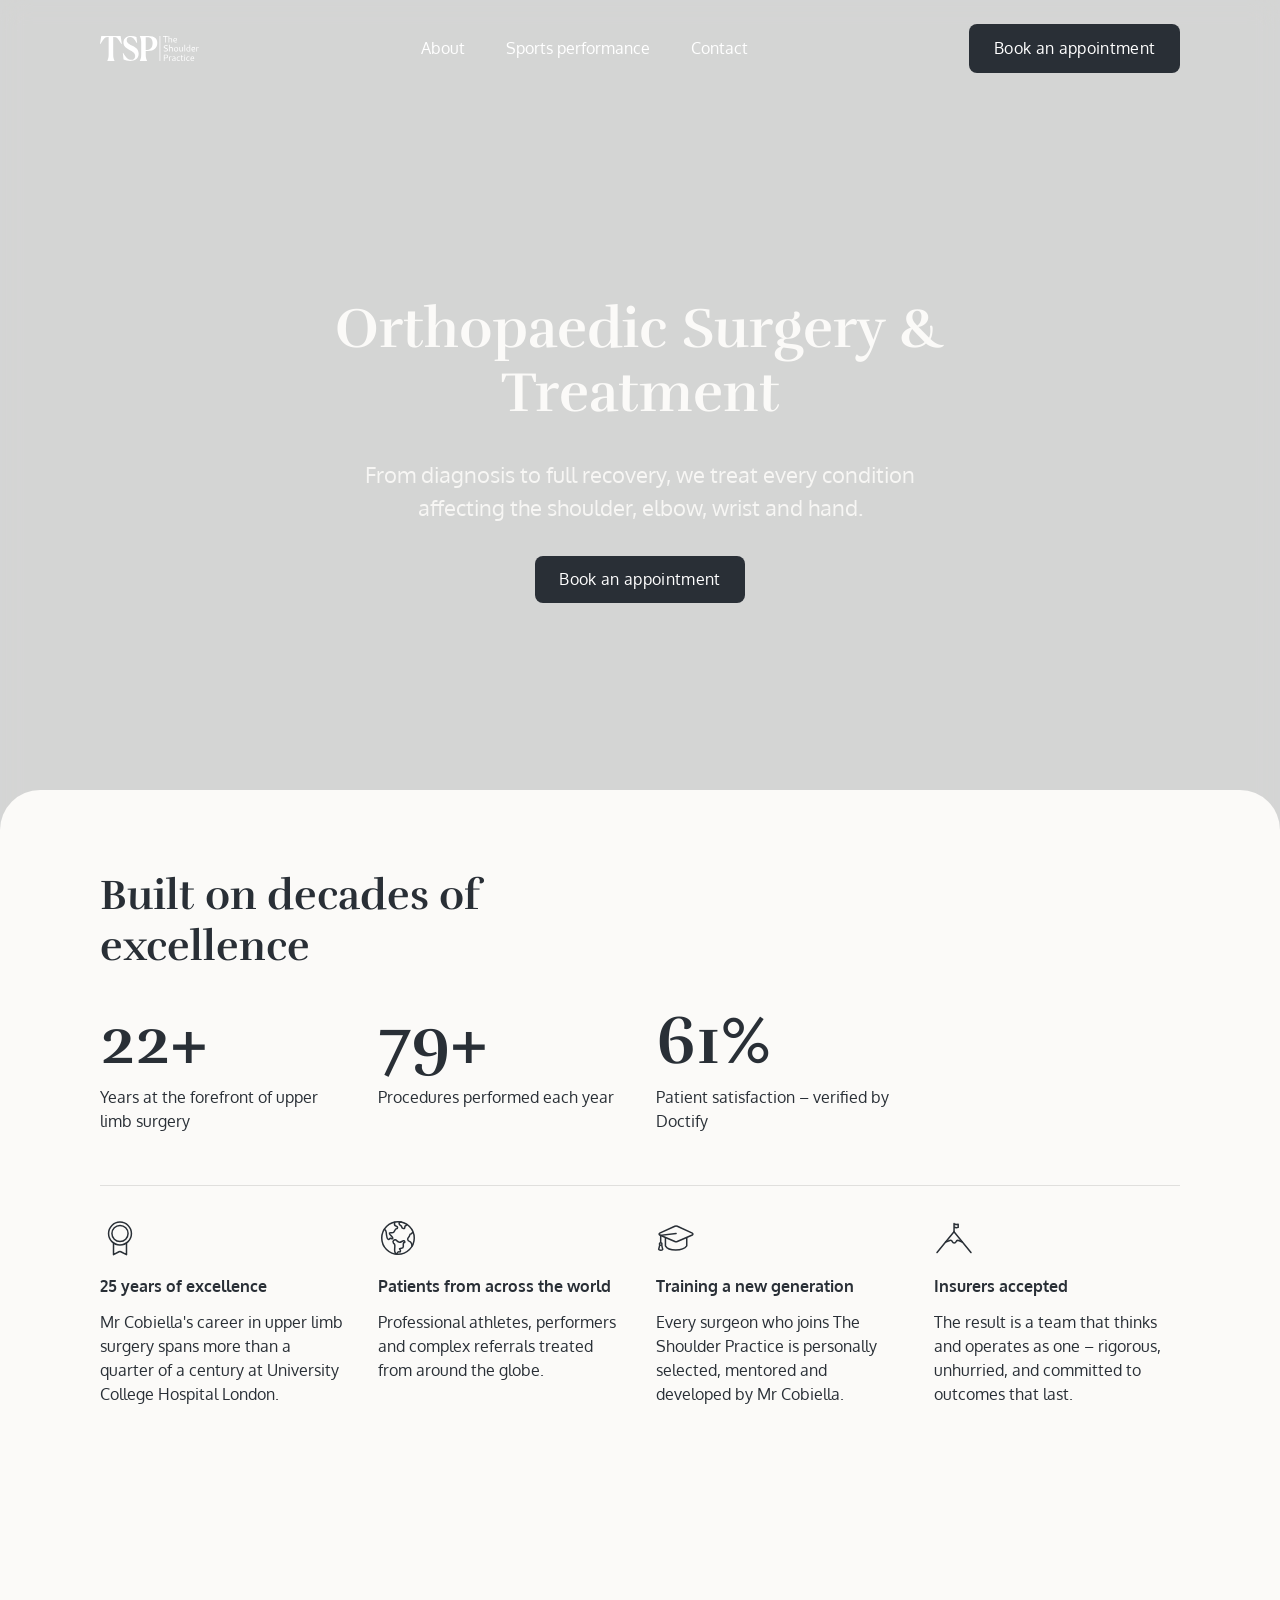
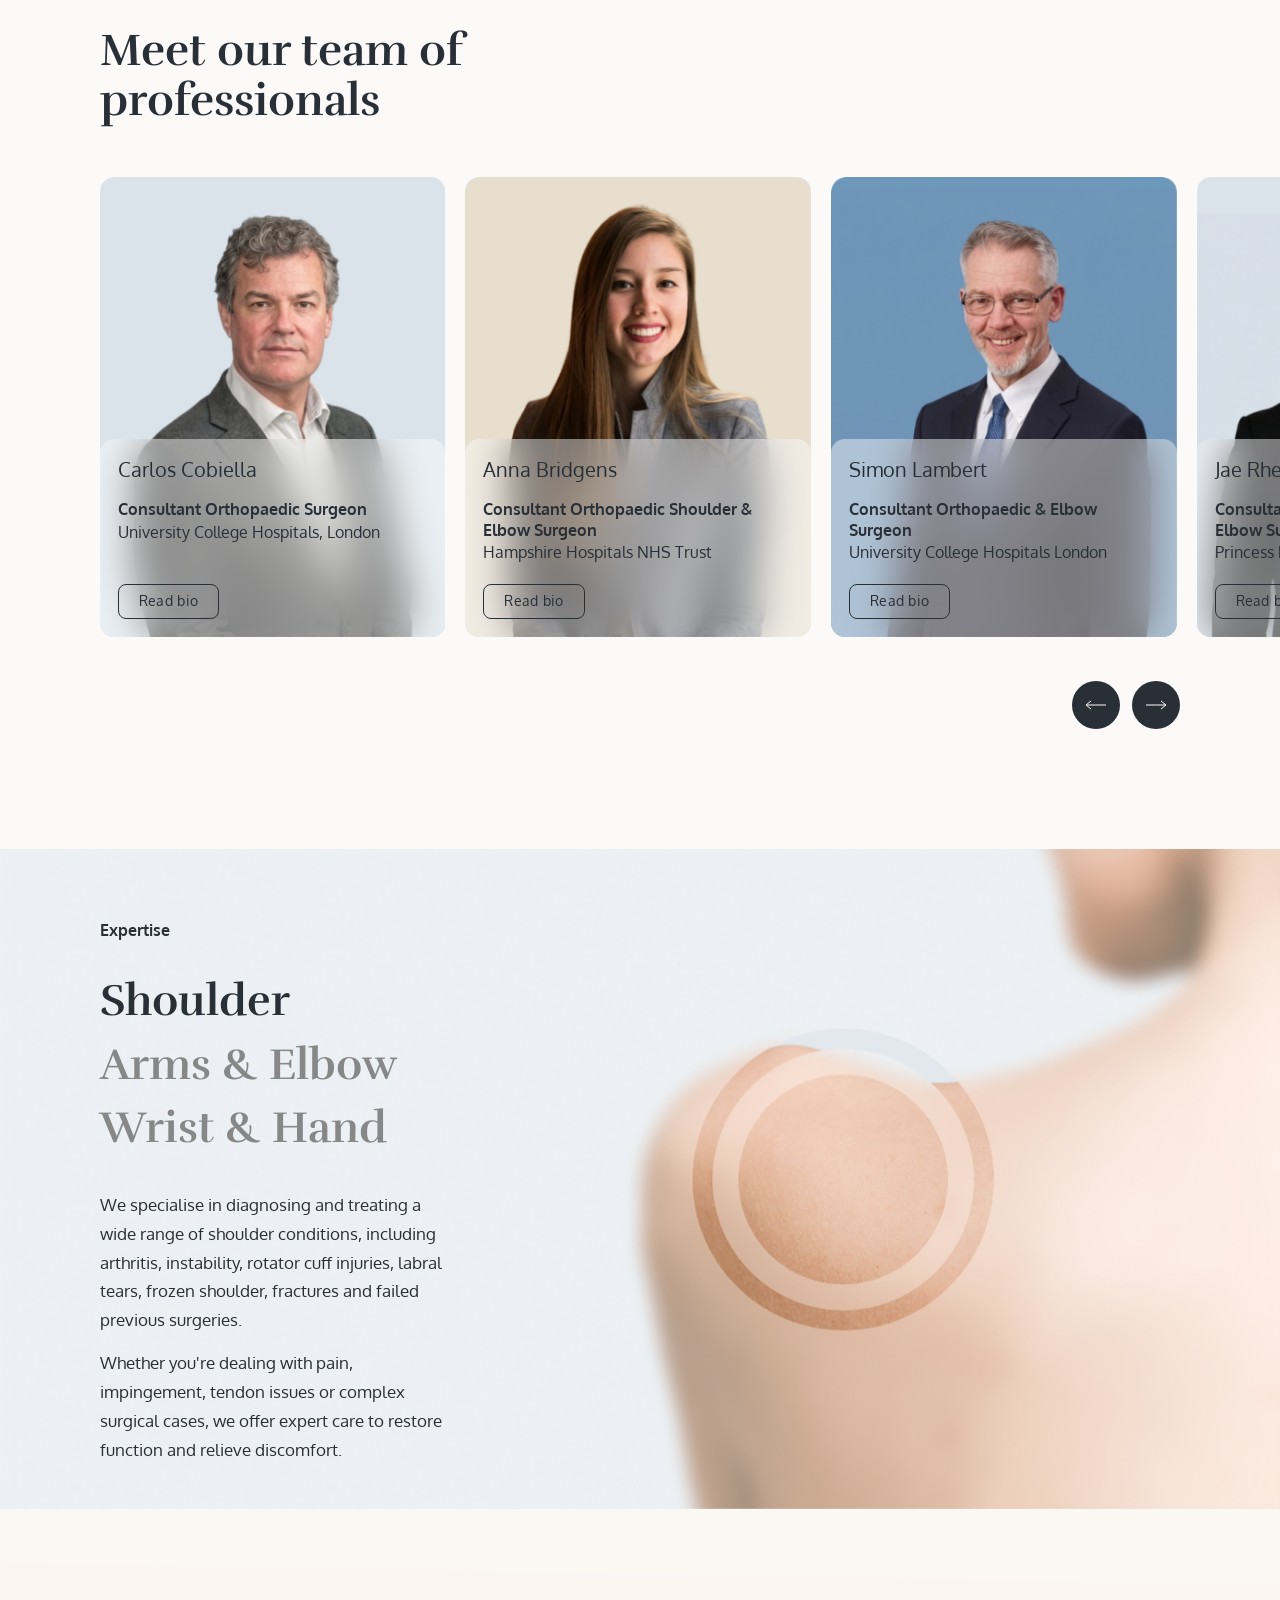
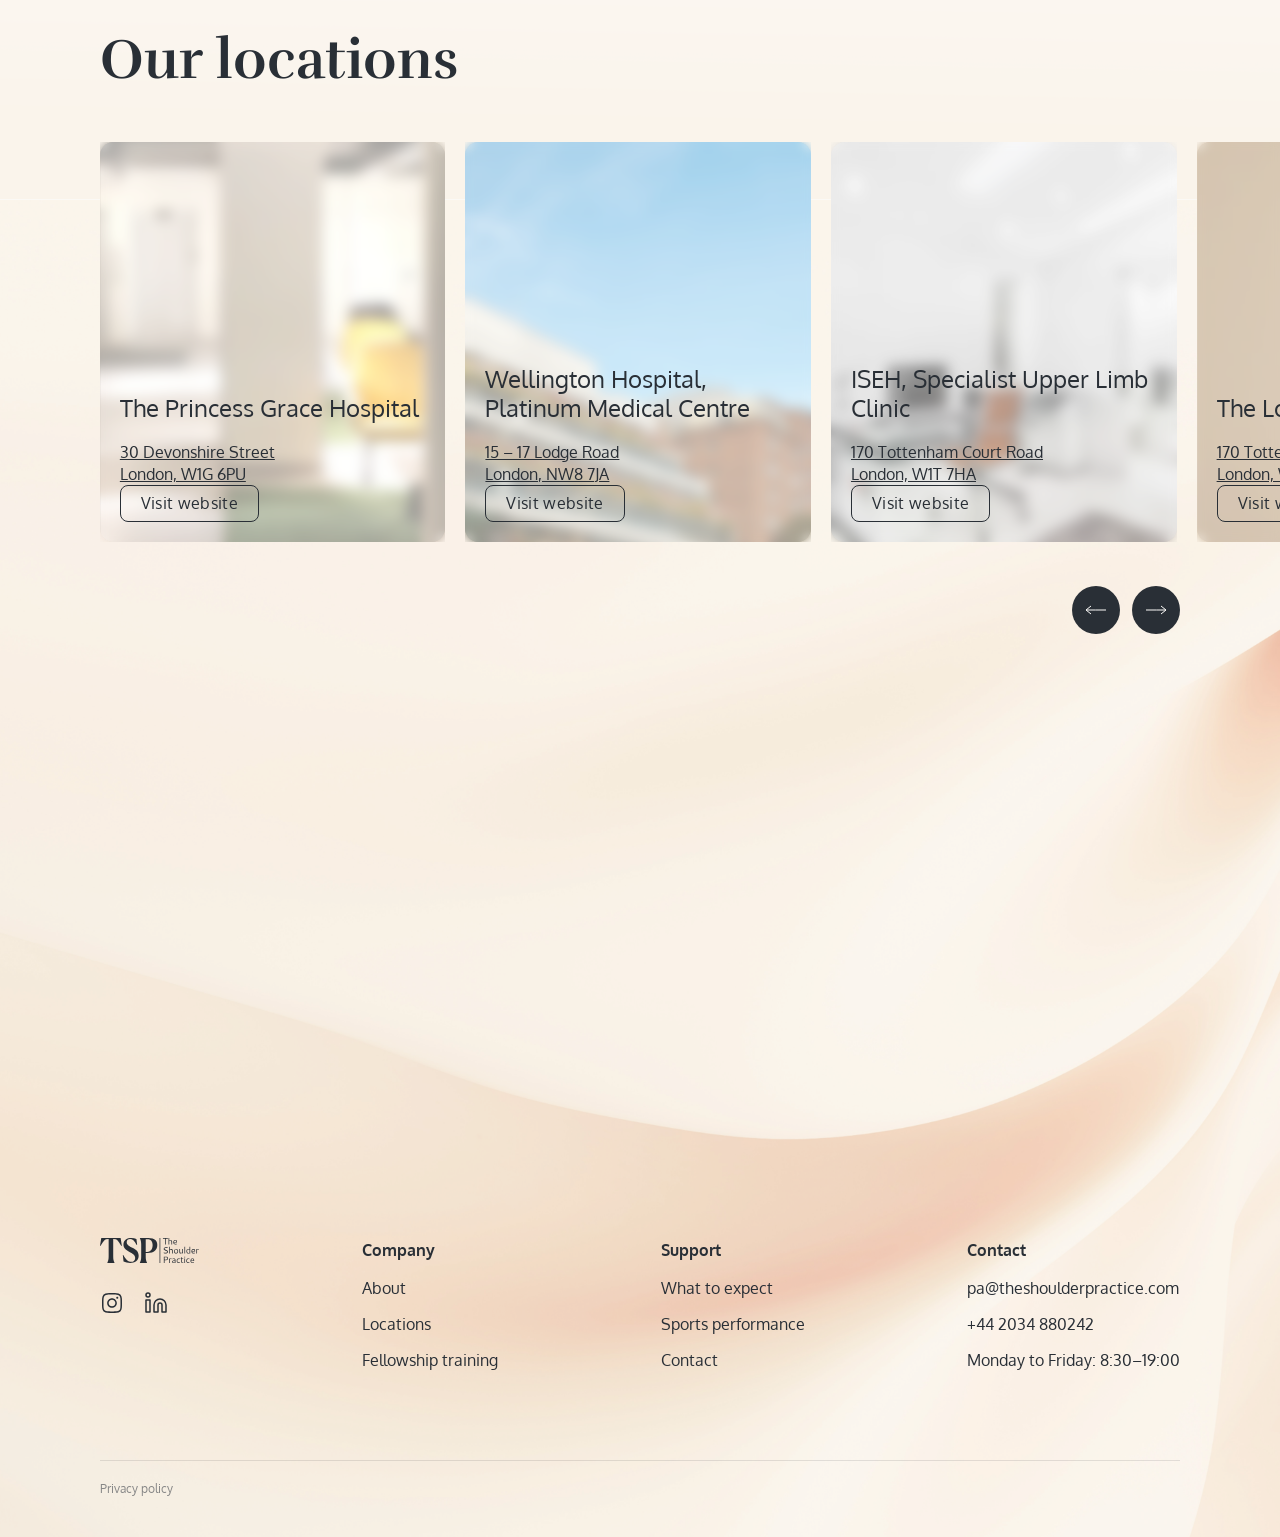
<file: index.html>
<!DOCTYPE html>
<html lang="en">
<head>
  <meta charset="UTF-8">
  <meta name="viewport" content="width=device-width, initial-scale=1.0">
  <title>The Shoulder Practice – Orthopaedic Surgery &amp; Treatment</title>
  <link rel="preconnect" href="https://fonts.googleapis.com">
  <link rel="preconnect" href="https://fonts.gstatic.com" crossorigin>
  <link href="https://fonts.googleapis.com/css2?family=Rufina:wght@400;700&family=Oxygen:wght@300;400;700&display=swap" rel="stylesheet">
  <link rel="stylesheet" href="css/styles.css">
</head>
<body>

  <!-- NAVBAR -->
  <nav class="navbar" id="navbar">
    <div class="nav-inner">
      <a href="#" class="nav-logo-wrap">
        <img class="nav-logo" src="assets/logos/TSP_logo_dark.svg" alt="TSP">
      </a>
      <button class="nav-hamburger" id="nav-hamburger" aria-label="Toggle menu" aria-expanded="false">
        <span></span><span></span><span></span>
      </button>
      <div class="nav-links" id="nav-links">
        <a href="about2.html">About</a>
        <a href="sports.html">Sports performance</a>
        <a href="contact.html">Contact</a>
      </div>
      <button class="btn-dark nav-cta">Book an appointment</button>
    </div>
  </nav>

  <!-- HERO -->
  <section class="hero">
    <div class="hero-bg">
      <video id="hero-video" autoplay muted loop playsinline>
        <source src="assets/videos/video_homepage.mp4" type="video/mp4">
      </video>
      <div class="hero-overlay"></div>
    </div>
    <div class="hero-content">
      <h1>Orthopaedic Surgery &amp; Treatment</h1>
      <p>From diagnosis to full recovery, we treat every condition affecting the shoulder, elbow, wrist and hand.</p>
      <button class="btn-dark">Book an appointment</button>
    </div>
  </section>

  <!-- HOME SHEET (wraps all post-hero content; carries bottom pattern) -->
  <div class="home-sheet">

  <!-- CONTENT CARD -->
  <main class="content-card" id="about">

    <section class="stats-section scroll-reveal">
      <div class="stats-block">
        <h2>Built on decades of excellence</h2>
        <div class="stats-grid">
          <div class="stat">
            <span class="stat-n" data-count="25" data-suffix="+">25+</span>
            <span class="stat-l">Years at the forefront of upper limb surgery</span>
          </div>
          <div class="stat">
            <span class="stat-n" data-count="100" data-suffix="+">100+</span>
            <span class="stat-l">Procedures performed each year</span>
          </div>
          <div class="stat">
            <span class="stat-n" data-count="98" data-suffix="%">98%</span>
            <span class="stat-l">Patient satisfaction – verified by Doctify</span>
          </div>
        </div>
      </div>
      <div class="services-block">
        <div class="divider"></div>
        <div class="services-grid">
          <div class="service">
            <img src="assets/icons/medal.svg" alt="" class="value-icon">
            <div class="value-text">
              <p class="value-title">25 years of excellence</p>
              <p class="value-desc">Mr Cobiella's career in upper limb surgery spans more than a quarter of a century at University College Hospital London.</p>
            </div>
          </div>
          <div class="service">
            <img src="assets/icons/world.svg" alt="" class="value-icon">
            <div class="value-text">
              <p class="value-title">Patients from across the world</p>
              <p class="value-desc">Professional athletes, performers and complex referrals treated from around the globe.</p>
            </div>
          </div>
          <div class="service">
            <img src="assets/icons/garduation.svg" alt="" class="value-icon">
            <div class="value-text">
              <p class="value-title">Training a new generation</p>
              <p class="value-desc">Every surgeon who joins The Shoulder Practice is personally selected, mentored and developed by Mr Cobiella.</p>
            </div>
          </div>
          <div class="service">
            <img src="assets/icons/mountain.svg" alt="" class="value-icon">
            <div class="value-text">
              <p class="value-title">Insurers accepted</p>
              <p class="value-desc">The result is a team that thinks and operates as one – rigorous, unhurried, and committed to outcomes that last.</p>
            </div>
          </div>
        </div>
      </div>
    </section>

  </main>

  <!-- TEAM -->
  <section class="carousel-section scroll-reveal">
    <div class="carousel-header section-padded">
      <h2 class="section-heading">Meet our team of professionals</h2>
    </div>
    <div class="carousel-clip" id="team-clip">
      <div class="carousel-track" id="team-track">
        <div class="team-card">
          <div class="team-photo">
            <img src="assets/images/doctor1.png?v=2" alt="Carlos Cobiella">
          </div>
          <div class="team-info">
            <p class="team-name">Carlos Cobiella</p>
            <div><p class="team-title">Consultant Orthopaedic Surgeon</p><p class="team-hosp">University College Hospitals, London</p></div>
            <a href="bio-cobiella.html" class="btn-outline">Read bio</a>
          </div>
        </div>
        <div class="team-card">
          <div class="team-photo">
            <img src="assets/images/doctor2.png?v=2" alt="Anna Bridgens">
          </div>
          <div class="team-info">
            <p class="team-name">Anna Bridgens</p>
            <div><p class="team-title">Consultant Orthopaedic Shoulder &amp; Elbow Surgeon</p><p class="team-hosp">Hampshire Hospitals NHS Trust</p></div>
            <button class="btn-outline" data-doctor="2">Read bio</button>
          </div>
        </div>
        <div class="team-card">
          <div class="team-photo">
            <img src="assets/images/doctor3.png?v=2" alt="Simon Lambert">
          </div>
          <div class="team-info">
            <p class="team-name">Simon Lambert</p>
            <div><p class="team-title">Consultant Orthopaedic &amp; Elbow Surgeon</p><p class="team-hosp">University College Hospitals London</p></div>
            <button class="btn-outline" data-doctor="3">Read bio</button>
          </div>
        </div>
        <div class="team-card">
          <div class="team-photo">
            <img src="assets/images/doctor4.png?v=2" alt="Jae Rhee">
          </div>
          <div class="team-info">
            <p class="team-name">Jae Rhee</p>
            <div><p class="team-title">Consultant Orthopaedic Shoulder &amp; Elbow Surgeon</p><p class="team-hosp">Princess Royal Hospital, Shrewsbury</p></div>
            <button class="btn-outline" data-doctor="4">Read bio</button>
          </div>
        </div>
        <div class="team-card">
          <div class="team-photo">
            <img src="assets/images/doctor5.png?v=2" alt="Dimitrios Karadaglis">
          </div>
          <div class="team-info">
            <p class="team-name">Dimitrios Karadaglis</p>
            <div><p class="team-title">Consultant Orthopaedic Shoulder &amp; Elbow Surgeon</p><p class="team-hosp">Queen Elizabeth Hospital, London</p></div>
            <button class="btn-outline" data-doctor="5">Read bio</button>
          </div>
        </div>
      </div>
    </div>
    <div class="carousel-controls">
      <button class="c-btn c-prev" id="team-prev" aria-label="Previous">
        <img src="assets/icons/arrow.svg" alt="">
      </button>
      <button class="c-btn c-next" id="team-next" aria-label="Next">
        <img src="assets/icons/arrow.svg" alt="">
      </button>
    </div>
  </section>

  <!-- EXPERTISE -->
  <section class="expertise scroll-reveal">
    <div class="expertise-bg">
      <img class="exp-bg active" id="exp-shoulder" src="assets/images/shoulder.png" alt="">
      <img class="exp-bg"        id="exp-arm"      src="assets/images/arm.png" alt="">
      <img class="exp-bg"        id="exp-wrist"    src="assets/images/wrist.png" alt="">
    </div>
    <div class="expertise-content">
      <p class="label">Expertise</p>
      <nav class="exp-nav" aria-label="Expertise areas">
        <button class="exp-tab active" data-tab="shoulder">Shoulder</button>
        <button class="exp-tab"        data-tab="arm">Arms &amp; Elbow</button>
        <button class="exp-tab"        data-tab="wrist">Wrist &amp; Hand</button>
      </nav>
      <div class="exp-desc" id="exp-desc">
        <p>We specialise in diagnosing and treating a wide range of shoulder conditions, including arthritis, instability, rotator cuff injuries, labral tears, frozen shoulder, fractures and failed previous surgeries.</p>
        <p>Whether you're dealing with pain, impingement, tendon issues or complex surgical cases, we offer expert care to restore function and relieve discomfort.</p>
      </div>
    </div>
  </section>

  <!-- LOCATIONS -->
  <section class="carousel-section scroll-reveal" id="locations">
    <div class="carousel-header section-padded carousel-header--spaced">
      <h2 class="section-heading">Our locations</h2>
    </div>
    <div class="carousel-clip" id="loc-clip">
      <div class="carousel-track" id="locations-track">
        <div class="loc-card" style="background-image: url('assets/images/location1.png')">
          <div class="loc-card-glass">
            <div class="loc-card-info">
              <p class="loc-card-name">The Princess Grace Hospital</p>
              <a href="https://www.google.co.uk/maps/place/Devonshire+Hospital,+30+Devonshire+St,+Marylebone,+London+W1G+6PX/@51.5209505,-0.1536207,17z/data=!3m1!4b1!4m5!3m4!1s0x48761ad1ed59bef5:0xa3706fea6bccd6db!8m2!3d51.5209472!4d-0.151432?shorturl=1" target="_blank" class="loc-card-address">30 Devonshire Street<br>London, W1G 6PU</a>
            </div>
            <a href="https://www.hcahealthcare.co.uk/locations/outpatients/the-princess-grace-hospital" target="_blank" class="btn-outline loc-visit">Visit website</a>
          </div>
        </div>
        <div class="loc-card" style="background-image: url('assets/images/location2.png')">
          <div class="loc-card-glass">
            <div class="loc-card-info">
              <p class="loc-card-name">Wellington Hospital, Platinum Medical Centre</p>
              <a href="https://www.google.com/maps/place/Lodge+Rd,+London+NW8+7JA/@51.5291615,-0.1700757,17z/data=!3m1!4b1!4m5!3m4!1s0x48761ab92186330b:0xa1d2cf1aa47ea7e8!8m2!3d51.5294733!4d-0.1679403?shorturl=1" target="_blank" class="loc-card-address">15 – 17 Lodge Road<br>London, NW8 7JA</a>
            </div>
            <a href="https://www.hcahealthcare.co.uk/facilities/the-wellington-hospital/our-centres/platinum-medicalcentre" target="_blank" class="btn-outline loc-visit">Visit website</a>
          </div>
        </div>
        <div class="loc-card" style="background-image: url('assets/images/location3.png')">
          <div class="loc-card-glass">
            <div class="loc-card-info">
              <p class="loc-card-name">ISEH, Specialist Upper Limb Clinic</p>
              <a href="https://www.google.com/maps/place//data=!4m2!3m1!1s0x48761b2927bb5d2b:0x67436b11b54bdfc2?source=g.page.share" target="_blank" class="loc-card-address">170 Tottenham Court Road<br>London, W1T 7HA</a>
            </div>
            <a href="https://www.thelondonclinic.co.uk/" target="_blank" class="btn-outline loc-visit">Visit website</a>
          </div>
        </div>
        <div class="loc-card" style="background-image: url('assets/images/location4.png')">
          <div class="loc-card-glass">
            <div class="loc-card-info">
              <p class="loc-card-name">The London Clinic</p>
              <a href="https://www.google.com/maps/place/The+London+Clinic+Consulting+Rooms+at+5+Devonshire+Place/@51.5218312,-0.1496965,15z/data=!4m5!3m4!1s0x0:0x42cf6e7fa746198f!8m2!3d51.5218312!4d-0.1496965?shorturl=1" target="_blank" class="loc-card-address">170 Tottenham Court Road<br>London, W1T 7HA</a>
            </div>
            <a href="https://www.thelondonclinic.co.uk/" target="_blank" class="btn-outline loc-visit">Visit website</a>
          </div>
        </div>
        <div class="loc-card" style="background-image: url('assets/images/location5.png')">
          <div class="loc-card-glass">
            <div class="loc-card-info">
              <p class="loc-card-name">The Portland Hospital</p>
              <a href="https://www.google.com/maps/place/London+W1W+5AH/@51.5230243,-0.1464657,17z/data=!3m1!4b1!4m5!3m4!1s0x48761ad7047f191f:0x8bf30518b3229a5b!8m2!3d51.5229245!4d-0.144346?sa=X&ved=2ahUKEwiJsvvt--P1AhWSoFwKHVJPCa8Q8gF6BAg3EAE&shorturl=1" target="_blank" class="loc-card-address">205–209 Great Portland Street<br>London, W1W 5AH</a>
            </div>
            <a href="https://www.hcahealthcare.co.uk/locations/hospitals/the-portland-hospital" target="_blank" class="btn-outline loc-visit">Visit website</a>
          </div>
        </div>
        <div class="loc-card" style="background-image: url('assets/images/location6.png')">
          <div class="loc-card-glass">
            <div class="loc-card-info">
              <p class="loc-card-name">The Lister Hospital</p>
              <a href="https://www.google.com/maps/place/The+Lister+Hospital,+part+of+HCA+Healthcare+UK/@51.486454,-0.150559,15z/data=!4m6!3m5!1s0x4876111e860ecf6d:0x2b6682d7a60e6aad!8m2!3d51.4865996!4d-0.1499646!16s%2Fm%2F05mvm66?entry=ttu&g_ep=EgoyMDI2MDQyOS4wIKXMDSoASAFQAw%3D%3D" target="_blank" class="loc-card-address">Chelsea Bridge Road<br>London, SW1W 8RH</a>
            </div>
            <a href="https://www.hcahealthcare.co.uk/locations/hospitals/the-lister-hospital" target="_blank" class="btn-outline loc-visit">Visit website</a>
          </div>
        </div>
      </div>
    </div>
    <div class="carousel-controls">
      <button class="c-btn c-prev" id="loc-prev" aria-label="Previous">
        <img src="assets/icons/arrow.svg" alt="">
      </button>
      <button class="c-btn c-next" id="loc-next" aria-label="Next">
        <img src="assets/icons/arrow.svg" alt="">
      </button>
    </div>
  </section>

  <!-- FEATURED IN -->
  <section class="featured scroll-reveal">
    <h2 class="section-heading center" style="padding: 0 var(--px)">Featured in</h2>
    <div class="featured-track">
      <div class="featured-logos" aria-hidden="true">
        <!-- Set 1 -->
        <img src="assets/logos/topsante.svg" alt="Top Santé">
        <img src="assets/logos/livescience.png" alt="Live Science">
        <img src="assets/logos/womentalking.svg" alt="Women Talking">
        <img src="assets/logos/metro.svg" alt="Metro">
        <img src="assets/logos/lifemagazine.svg" alt="Life Magazine">
        <!-- Set 2 (duplicate for seamless loop) -->
        <img src="assets/logos/topsante.svg" alt="">
        <img src="assets/logos/livescience.png" alt="">
        <img src="assets/logos/womentalking.svg" alt="">
        <img src="assets/logos/metro.svg" alt="">
        <img src="assets/logos/lifemagazine.svg" alt="">
      </div>
    </div>
  </section>

  <!-- FOOTER -->
  <footer class="footer" id="contact">
    <div class="footer-inner">
      <div class="footer-logo-col">
        <img src="assets/logos/TSP_logo_dark.svg" alt="TSP" class="footer-logo">
        <div class="socials">
          <a href="#" aria-label="Instagram"><img src="assets/logos/instagram.svg" alt=""></a>
          <a href="#" aria-label="LinkedIn">
            <svg width="24" height="24" viewBox="0 0 24 24" fill="none"><path d="M16 8a6 6 0 016 6v7h-4v-7a2 2 0 00-2-2 2 2 0 00-2 2v7h-4v-7a6 6 0 016-6zM2 9h4v12H2z" stroke="#292f36" stroke-width="1.5" stroke-linejoin="round"/><circle cx="4" cy="4" r="2" stroke="#292f36" stroke-width="1.5"/></svg>
          </a>
        </div>
      </div>
      <div class="footer-col">
        <p class="footer-heading">Company</p>
        <a href="about2.html">About</a>
        <a href="locations.html">Locations</a>
        <a href="fellowship.html">Fellowship training</a>
      </div>
      <div class="footer-col">
        <p class="footer-heading">Support</p>
        <a href="what-to-expect.html">What to expect</a>
        <a href="sports.html">Sports performance</a>
        <a href="contact.html">Contact</a>
      </div>
      <div class="footer-col">
        <p class="footer-heading">Contact</p>
        <a href="mailto:pa@theshoulderpractice.com">pa@theshoulderpractice.com</a>
        <a href="tel:+442034880242">+44 2034 880242</a>
        <p>Monday to Friday: 8:30–19:00</p>
      </div>
    </div>
    <div class="footer-bottom">
      <div class="footer-divider-line"></div>
      <a href="#" class="footer-privacy">Privacy policy</a>
    </div>
  </footer>

  </div><!-- /.home-sheet -->

  <!-- BIO MODAL -->
  <div class="bio-backdrop" id="bio-backdrop" aria-hidden="true">
    <div class="bio-card" role="dialog" aria-modal="true" aria-labelledby="bio-name">
      <button class="bio-close" id="bio-close" aria-label="Close">
        <svg width="14" height="14" viewBox="0 0 14 14" fill="none">
          <path d="M1 1l12 12M13 1L1 13" stroke="#292f36" stroke-width="1" stroke-linecap="round"/>
        </svg>
      </button>
      <h2 class="bio-name" id="bio-name"></h2>
      <p class="bio-sub" id="bio-sub"></p>
      <p class="bio-para" id="bio-para"></p>
      <ul class="bio-list" id="bio-list"></ul>
    </div>
  </div>

  <script src="js/script.js"></script>
</body>
</html>
</file>
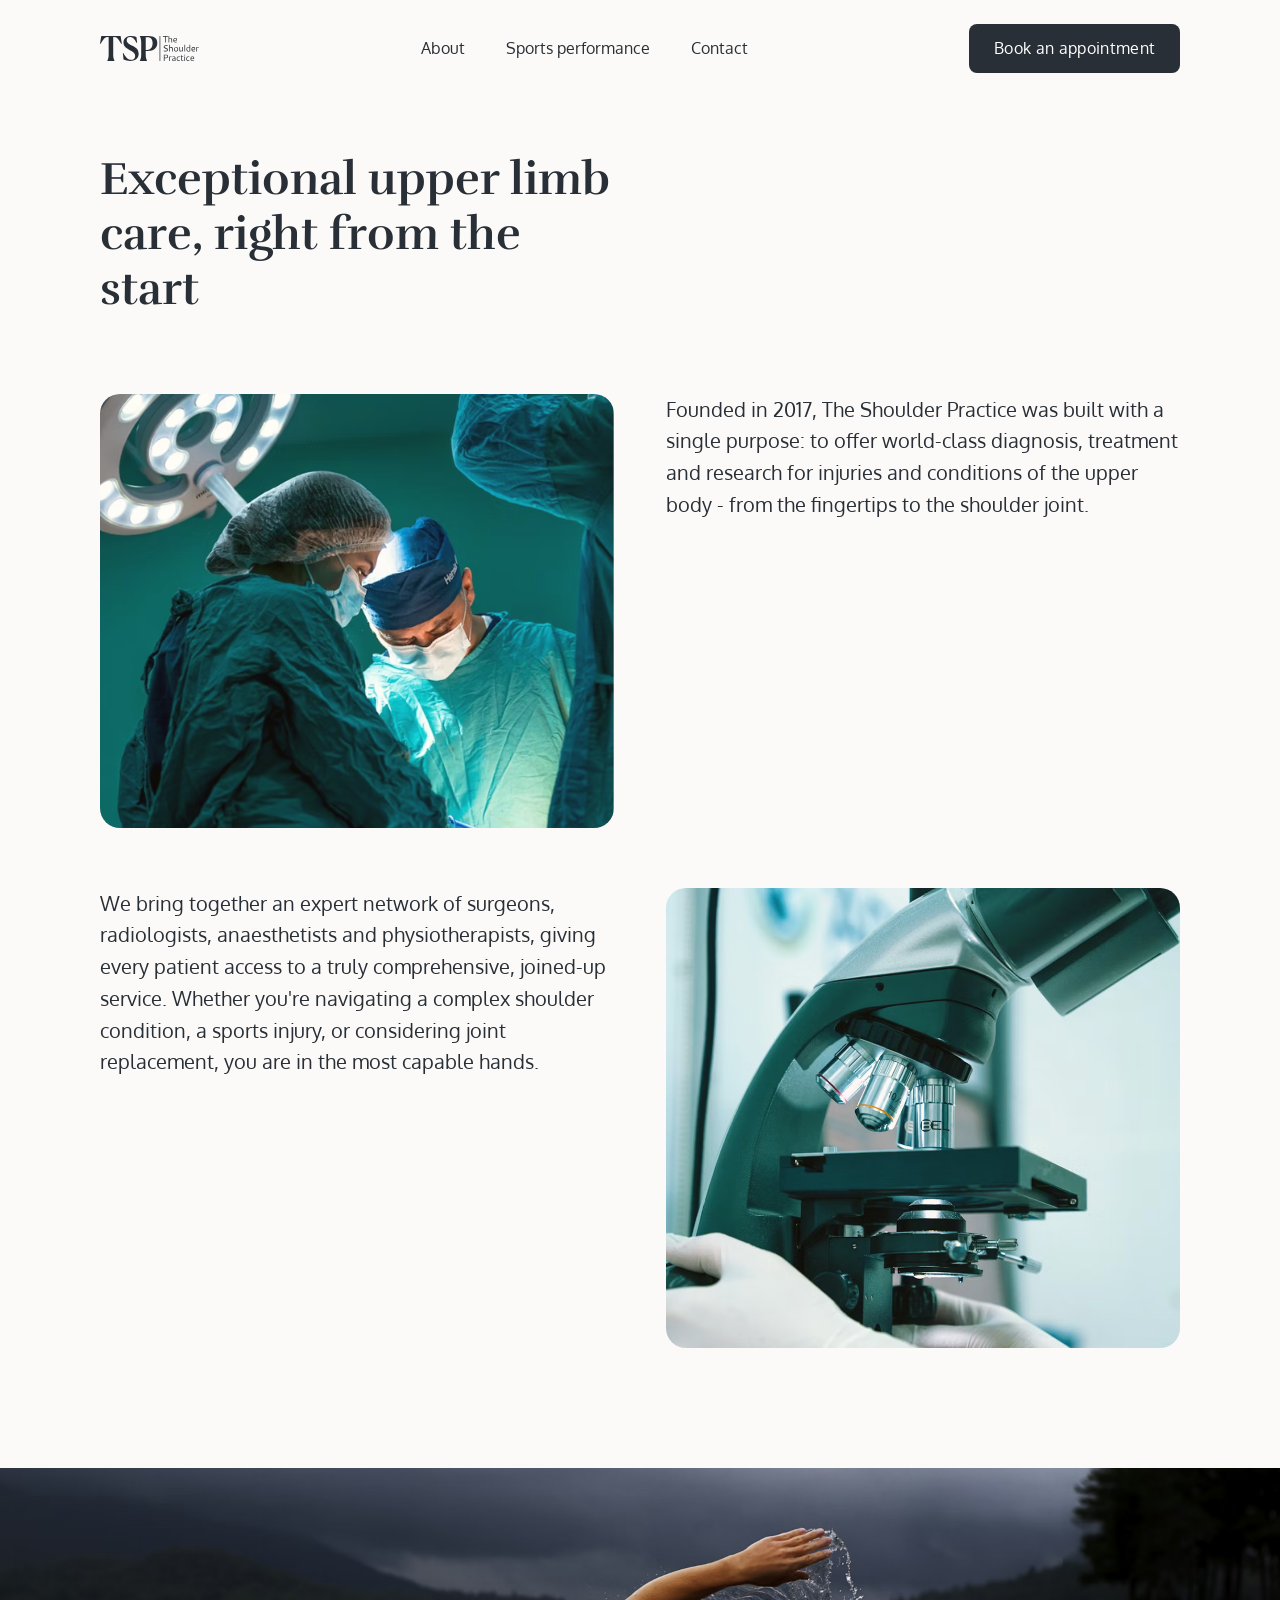
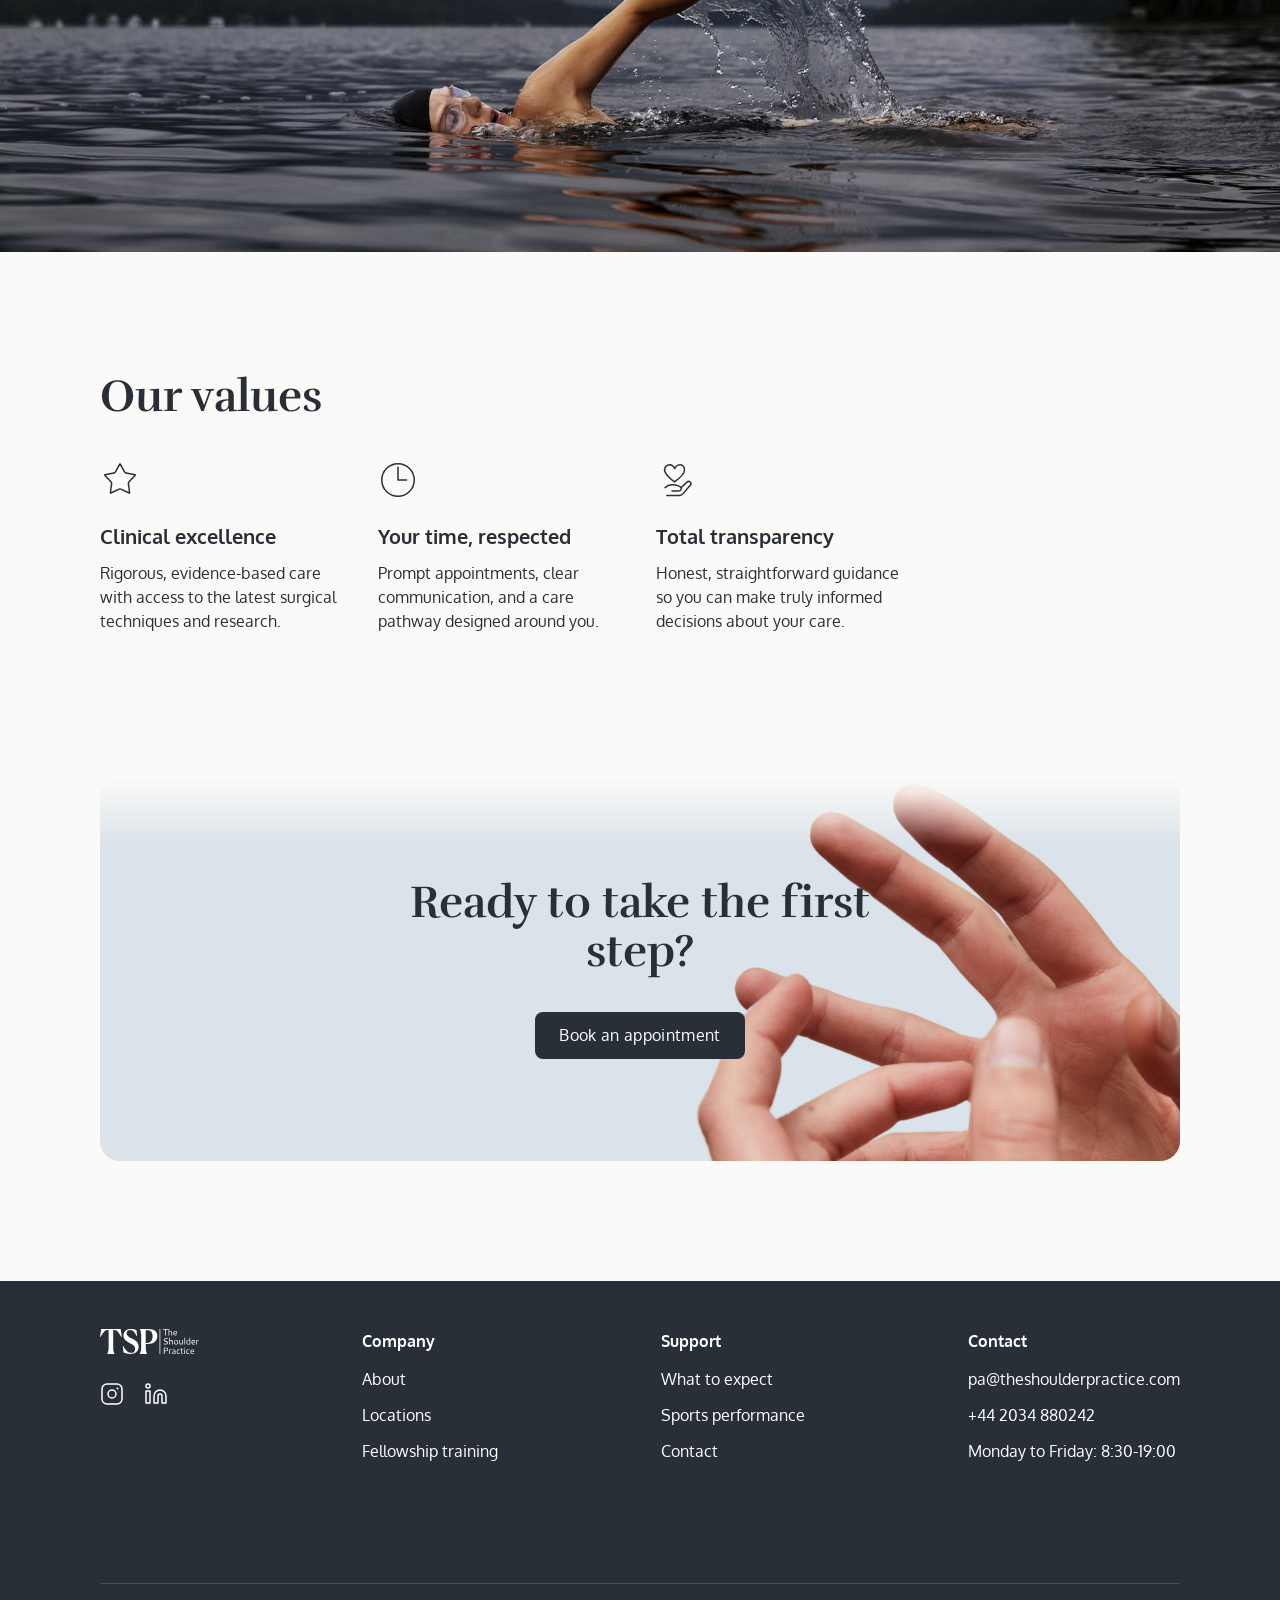
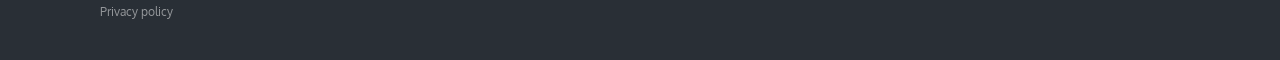
<file: about.html>
<!DOCTYPE html>
<html lang="en">
<head>
  <meta charset="UTF-8">
  <meta name="viewport" content="width=device-width, initial-scale=1.0">
  <title>About - The Shoulder Practice</title>
  <link rel="preconnect" href="https://fonts.googleapis.com">
  <link rel="preconnect" href="https://fonts.gstatic.com" crossorigin>
  <link href="https://fonts.googleapis.com/css2?family=Rufina:wght@400;700&family=Oxygen:wght@300;400;700&display=swap" rel="stylesheet">
  <link rel="stylesheet" href="css/styles.css">
</head>
<body class="about-page">

  <!-- NAVBAR -->
  <nav class="navbar" id="navbar">
    <div class="nav-inner">
      <a href="index.html" class="nav-logo-wrap">
        <img class="nav-logo" src="assets/logos/TSP_logo_dark.svg" alt="TSP">
      </a>
      <button class="nav-hamburger" id="nav-hamburger" aria-label="Toggle menu" aria-expanded="false">
        <span></span><span></span><span></span>
      </button>
      <div class="nav-links" id="nav-links">
        <a href="about2.html">About</a>
        <a href="sports.html">Sports performance</a>
        <a href="contact.html">Contact</a>
      </div>
      <button class="btn-dark nav-cta">Book an appointment</button>
    </div>
  </nav>

  <!-- INTRO SECTION -->
  <section class="about-intro">
    <h1 class="about-heading">Exceptional upper limb care, right from the start</h1>
    <div class="about-grid">
      <img src="assets/images/surgery.png" alt="Orthopaedic surgery" class="about-img about-img--surgery scroll-reveal">
      <p class="about-body about-para-founded scroll-reveal">Founded in 2017, The Shoulder Practice was built with a single purpose: to offer world-class diagnosis, treatment and research for injuries and conditions of the upper body - from the fingertips to the shoulder joint.</p>
      <p class="about-body about-para-network scroll-reveal">We bring together an expert network of surgeons, radiologists, anaesthetists and physiotherapists, giving every patient access to a truly comprehensive, joined-up service. Whether you're navigating a complex shoulder condition, a sports injury, or considering joint replacement, you are in the most capable hands.</p>
      <img src="assets/images/lab.png" alt="Medical laboratory" class="about-img about-img--lab scroll-reveal">
    </div>
  </section>

  <!-- SWIMMING IMAGE -->
  <div class="about-swimming scroll-reveal">
    <img src="assets/images/swimming.png" alt="">
  </div>

  <!-- OUR VALUES -->
  <section class="about-values scroll-reveal">
    <h2 class="section-heading">Our values</h2>
    <div class="values-grid">
      <div class="value-card">
        <img src="assets/icons/star.svg" alt="" class="value-icon">
        <div class="value-text">
          <p class="value-title">Clinical excellence</p>
          <p class="value-desc">Rigorous, evidence-based care with access to the latest surgical techniques and research.</p>
        </div>
      </div>
      <div class="value-card">
        <img src="assets/icons/clock.svg" alt="" class="value-icon">
        <div class="value-text">
          <p class="value-title">Your time, respected</p>
          <p class="value-desc">Prompt appointments, clear communication, and a care pathway designed around you.</p>
        </div>
      </div>
      <div class="value-card">
        <img src="assets/icons/Share-Heart.svg" alt="" class="value-icon">
        <div class="value-text">
          <p class="value-title">Total transparency</p>
          <p class="value-desc">Honest, straightforward guidance so you can make truly informed decisions about your care.</p>
        </div>
      </div>
      <div class="value-card">
        <img src="assets/icons/profile.svg" alt="" class="value-icon">
        <div class="value-text">
          <p class="value-title">Compassionate care</p>
          <p class="value-desc">We treat every patient as an individual - with warmth, attention and genuine commitment.</p>
        </div>
      </div>
    </div>
  </section>

  <!-- CTA BAND -->
  <section class="about-cta">
    <div class="about-cta-content scroll-reveal">
      <h2 class="section-heading">Ready to take the first step?</h2>
      <button class="btn-dark">Book an appointment</button>
    </div>
  </section>

  <!-- DARK FOOTER -->
  <footer class="footer-dark" id="contact">
    <div class="footer-dark-inner">
      <div class="footer-logo-col">
        <img src="assets/logos/TSP_logo_dark.svg" alt="TSP" class="footer-logo">
        <div class="socials">
          <a href="#" aria-label="Instagram">
            <svg width="24" height="24" viewBox="0 0 24 24" fill="none">
              <rect x="2" y="2" width="20" height="20" rx="5" stroke="white" stroke-width="1.5"/>
              <circle cx="12" cy="12" r="4" stroke="white" stroke-width="1.5"/>
              <circle cx="17.5" cy="6.5" r="1" fill="white"/>
            </svg>
          </a>
          <a href="#" aria-label="LinkedIn">
            <svg width="24" height="24" viewBox="0 0 24 24" fill="none">
              <path d="M16 8a6 6 0 016 6v7h-4v-7a2 2 0 00-2-2 2 2 0 00-2 2v7h-4v-7a6 6 0 016-6zM2 9h4v12H2z" stroke="white" stroke-width="1.5" stroke-linejoin="round"/>
              <circle cx="4" cy="4" r="2" stroke="white" stroke-width="1.5"/>
            </svg>
          </a>
        </div>
      </div>
      <div class="footer-dark-col">
        <p class="footer-dark-heading">Company</p>
        <a href="about2.html">About</a>
        <a href="locations.html">Locations</a>
        <a href="fellowship.html">Fellowship training</a>
      </div>
      <div class="footer-dark-col">
        <p class="footer-dark-heading">Support</p>
        <a href="what-to-expect.html">What to expect</a>
        <a href="sports.html">Sports performance</a>
        <a href="contact.html">Contact</a>
      </div>
      <div class="footer-dark-col">
        <p class="footer-dark-heading">Contact</p>
        <a href="mailto:pa@theshoulderpractice.com">pa@theshoulderpractice.com</a>
        <a href="tel:+442034880242">+44 2034 880242</a>
        <p>Monday to Friday: 8:30-19:00</p>
      </div>
    </div>
    <div class="footer-bottom">
      <div class="footer-divider-line"></div>
      <a href="#" class="footer-privacy">Privacy policy</a>
    </div>
  </footer>

  <script src="js/about.js"></script>
</body>
</html>
</file>
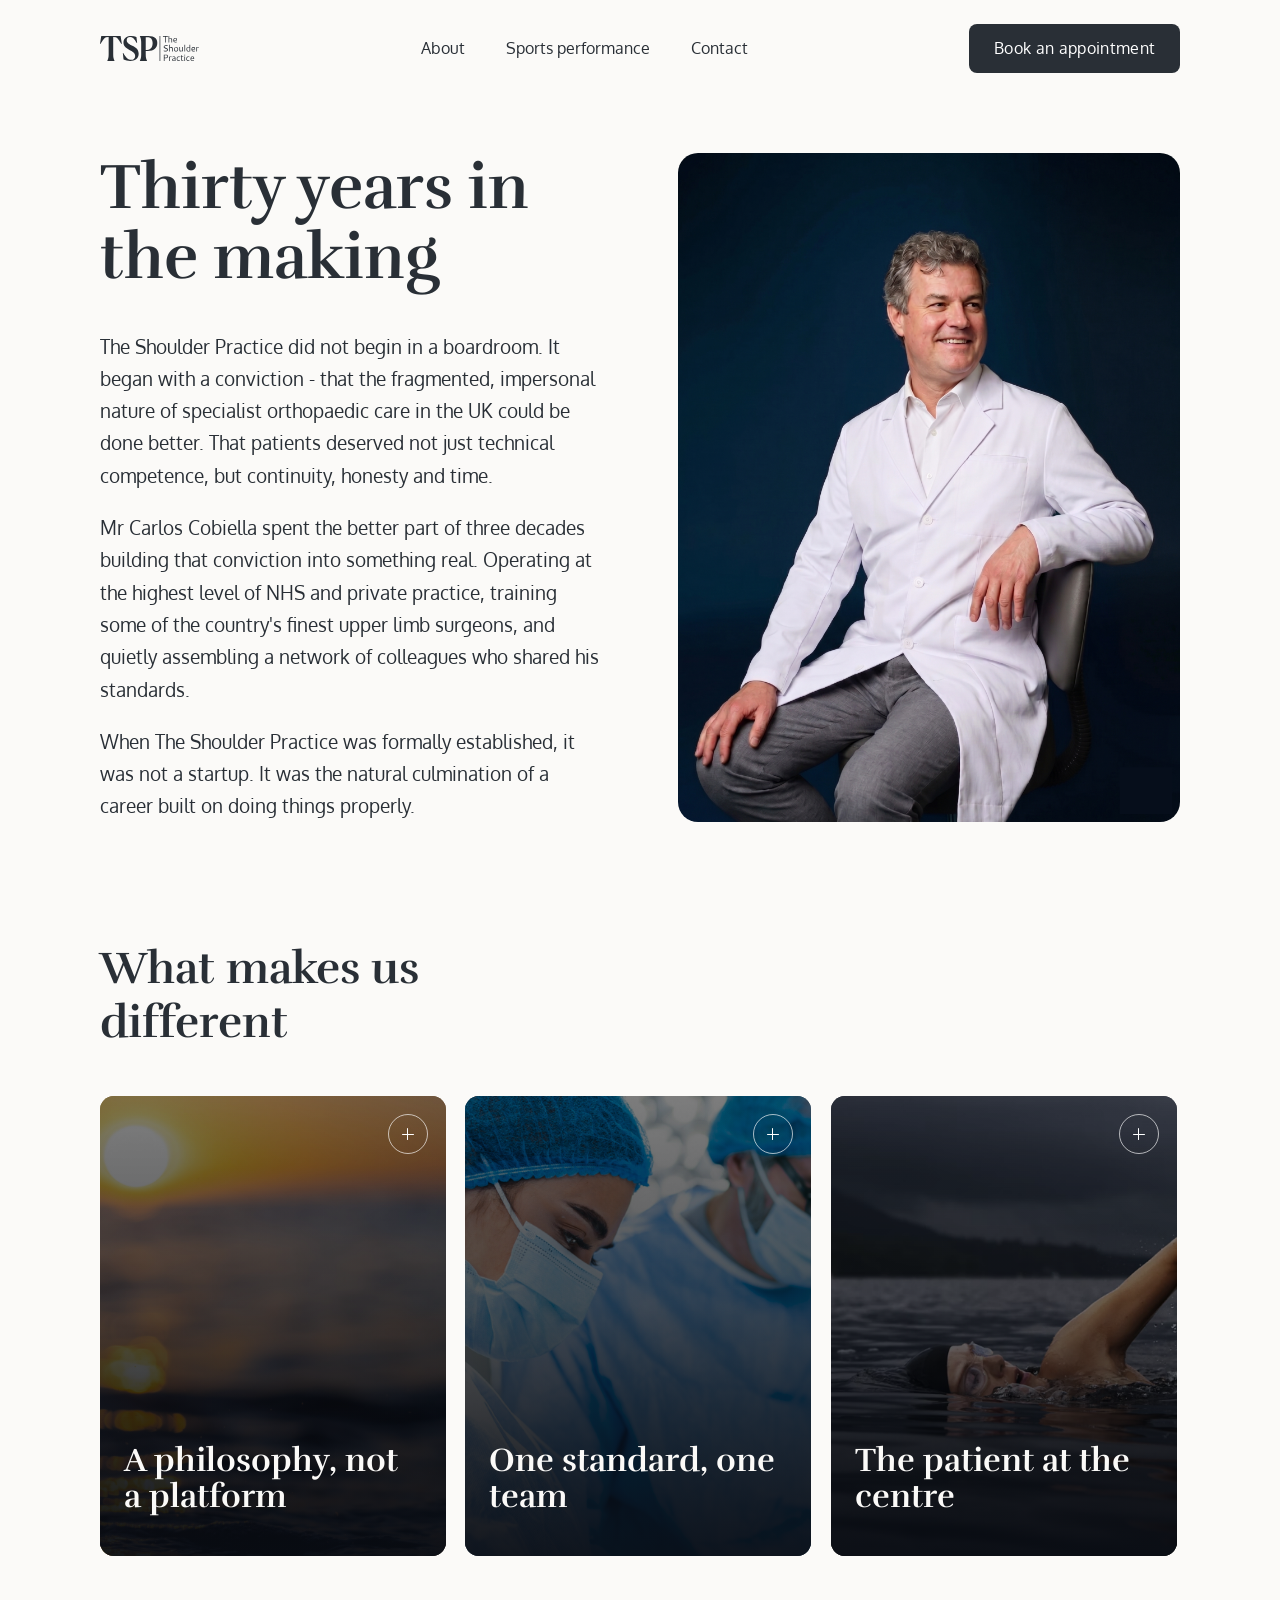
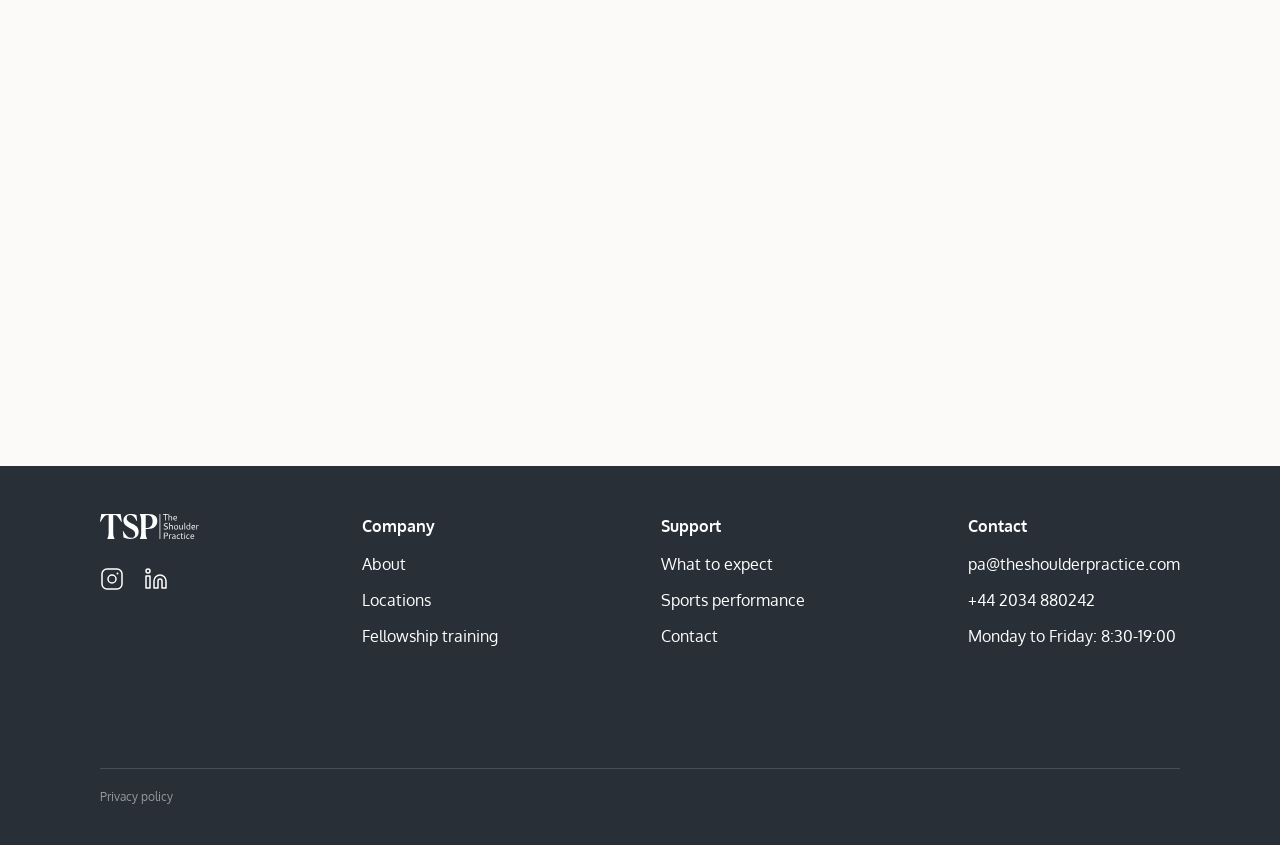
<file: about2.html>
<!DOCTYPE html>
<html lang="en">
<head>
  <meta charset="UTF-8">
  <meta name="viewport" content="width=device-width, initial-scale=1.0">
  <title>About - The Shoulder Practice</title>
  <link rel="preconnect" href="https://fonts.googleapis.com">
  <link rel="preconnect" href="https://fonts.gstatic.com" crossorigin>
  <link href="https://fonts.googleapis.com/css2?family=Rufina:wght@400;700&family=Oxygen:wght@300;400;700&display=swap" rel="stylesheet">
  <link rel="stylesheet" href="css/styles.css">
</head>
<body class="about2-page">

  <!-- NAVBAR -->
  <nav class="navbar" id="navbar">
    <div class="nav-inner">
      <a href="index.html" class="nav-logo-wrap">
        <img class="nav-logo" src="assets/logos/TSP_logo_dark.svg" alt="TSP">
      </a>
      <button class="nav-hamburger" id="nav-hamburger" aria-label="Toggle menu" aria-expanded="false">
        <span></span><span></span><span></span>
      </button>
      <div class="nav-links" id="nav-links">
        <a href="about2.html" aria-current="page">About</a>
        <a href="sports.html">Sports performance</a>
        <a href="contact.html">Contact</a>
      </div>
      <button class="btn-dark nav-cta">Book an appointment</button>
    </div>
  </nav>

  <!-- HERO -->
  <section class="a2-hero">
    <div class="a2-hero-inner">

      <div class="a2-hero-text">
        <h1 class="a2-hero-heading">Thirty years in the making</h1>
        <div class="a2-hero-body">
          <p>The Shoulder Practice did not begin in a boardroom. It began with a conviction - that the fragmented, impersonal nature of specialist orthopaedic care in the UK could be done better. That patients deserved not just technical competence, but continuity, honesty and time.</p>
          <p>Mr Carlos Cobiella spent the better part of three decades building that conviction into something real. Operating at the highest level of NHS and private practice, training some of the country's finest upper limb surgeons, and quietly assembling a network of colleagues who shared his standards.</p>
          <p>When The Shoulder Practice was formally established, it was not a startup. It was the natural culmination of a career built on doing things properly.</p>
        </div>
      </div>

      <div class="a2-hero-img">
        <div class="a2-placeholder a2-placeholder--hero" style="background-image: url('assets/images/thirtyyearsinthemaking.png'); background-size: cover; background-position: center;"></div>
      </div>

    </div>
  </section>

  <!-- WHAT MAKES US DIFFERENT -->
  <section class="a2-principles scroll-reveal">

    <div class="a2-principles-header">
      <h2 class="a2-section-heading">What makes us different</h2>
    </div>

    <div class="wmd-track">

      <!-- Card 01 -->
      <div class="wmd-card">
        <div class="wmd-bg"></div>
        <div class="wmd-gradient"></div>
        <button class="wmd-toggle" aria-label="Expand">
          <span class="wmd-toggle-icon"></span>
        </button>
        <div class="wmd-content">
          <div class="wmd-text-col">
            <h3 class="wmd-headline">A philosophy, not a platform</h3>
            <p class="wmd-exp-desc">Private upper limb care in London is not in short supply. What is rarer is a practice where the clinical culture has been shaped by a single, sustained philosophy - one built over decades of complex operative work and difficult referrals.</p>
          </div>
        </div>
        <div class="wmd-spotlight">
          <div class="wmd-spotlight-inner">
            <p class="wmd-spotlight-label">Member spotlight</p>
            <p class="wmd-spotlight-quote">"A very positive experience from arrival, through my appointment and all the hospital staff. Couldn't have asked for anything better."</p>
          </div>
        </div>
      </div>

      <!-- Card 02 -->
      <div class="wmd-card">
        <div class="wmd-bg"></div>
        <div class="wmd-gradient"></div>
        <button class="wmd-toggle" aria-label="Expand">
          <span class="wmd-toggle-icon"></span>
        </button>
        <div class="wmd-content">
          <div class="wmd-text-col">
            <h3 class="wmd-headline">One standard, one team</h3>
            <p class="wmd-exp-desc">Every surgeon associated with The Shoulder Practice has been personally selected and, in most cases, trained within the practice. The standard you receive from any member of this team is the same.</p>
          </div>
        </div>
        <div class="wmd-spotlight">
          <div class="wmd-spotlight-inner">
            <p class="wmd-spotlight-label">Member spotlight</p>
            <p class="wmd-spotlight-quote">"Very quick appointment, assessment and treated very well and thoughtfully throughout by a very kind team."</p>
          </div>
        </div>
      </div>

      <!-- Card 03 -->
      <div class="wmd-card">
        <div class="wmd-bg"></div>
        <div class="wmd-gradient"></div>
        <button class="wmd-toggle" aria-label="Expand">
          <span class="wmd-toggle-icon"></span>
        </button>
        <div class="wmd-content">
          <div class="wmd-text-col">
            <h3 class="wmd-headline">The patient at the centre</h3>
            <p class="wmd-exp-desc">We see patients who have been told nothing is wrong when something clearly is. The complexity of the case doesn't change the approach: a thorough assessment, a straight answer, and a treatment plan that is right for that person.</p>
          </div>
        </div>
        <div class="wmd-spotlight">
          <div class="wmd-spotlight-inner">
            <p class="wmd-spotlight-label">Member spotlight</p>
            <p class="wmd-spotlight-quote">"Very efficient with an x-ray &amp; then review of x-ray happening immediately &amp; with an MRI booked for 2 days later."</p>
          </div>
        </div>
      </div>

    </div>

  </section>

  <!-- VALUES -->
  <section class="about-values scroll-reveal">
    <h2 class="section-heading">What guides us</h2>
    <div class="values-grid">

      <div class="value-card">
        <img src="assets/icons/star.svg" alt="" class="value-icon">
        <div class="value-text">
          <p class="value-title">Clinical excellence</p>
          <p class="value-desc">Evidence-based, technically uncompromising care - delivered by surgeons at the top of their field.</p>
        </div>
      </div>

      <div class="value-card">
        <img src="assets/icons/clock.svg" alt="" class="value-icon">
        <div class="value-text">
          <p class="value-title">Unhurried judgement</p>
          <p class="value-desc">We give every patient the time they deserve. Good decisions require information, and information requires time.</p>
        </div>
      </div>

      <div class="value-card">
        <img src="assets/icons/Share-Heart.svg" alt="" class="value-icon">
        <div class="value-text">
          <p class="value-title">Honest guidance</p>
          <p class="value-desc">We tell patients what they need to hear, not what they want to hear. Clarity is a form of care.</p>
        </div>
      </div>

      <div class="value-card">
        <img src="assets/icons/profile.svg" alt="" class="value-icon">
        <div class="value-text">
          <p class="value-title">Continuity of care</p>
          <p class="value-desc">The surgeon who diagnoses you is the surgeon who treats you. Consistency is not a luxury - it is a clinical necessity.</p>
        </div>
      </div>

    </div>
  </section>

  <!-- TEAM CAROUSEL -->
  <section class="carousel-section scroll-reveal">
    <div class="carousel-header section-padded">
      <h2 class="section-heading">Meet our team of professionals</h2>
    </div>
    <div class="carousel-clip" id="team-clip">
      <div class="carousel-track" id="team-track">

        <div class="team-card">
          <div class="team-photo">
            <img src="assets/images/doctor1.png?v=2" alt="Carlos Cobiella">
          </div>
          <div class="team-info">
            <p class="team-name">Carlos Cobiella</p>
            <div><p class="team-title">Consultant Orthopaedic Surgeon</p><p class="team-hosp">University College Hospitals, London</p></div>
            <a href="bio-cobiella.html" class="btn-outline">Read bio</a>
          </div>
        </div>

        <div class="team-card">
          <div class="team-photo">
            <img src="assets/images/doctor2.png?v=2" alt="Anna Bridgens">
          </div>
          <div class="team-info">
            <p class="team-name">Anna Bridgens</p>
            <div><p class="team-title">Consultant Orthopaedic Shoulder &amp; Elbow Surgeon</p><p class="team-hosp">Hampshire Hospitals NHS Trust</p></div>
            <button class="btn-outline" data-doctor="2">Read bio</button>
          </div>
        </div>

        <div class="team-card">
          <div class="team-photo">
            <img src="assets/images/doctor3.png?v=2" alt="Simon Lambert">
          </div>
          <div class="team-info">
            <p class="team-name">Simon Lambert</p>
            <div><p class="team-title">Consultant Orthopaedic &amp; Elbow Surgeon</p><p class="team-hosp">University College Hospitals London</p></div>
            <button class="btn-outline" data-doctor="3">Read bio</button>
          </div>
        </div>

        <div class="team-card">
          <div class="team-photo">
            <img src="assets/images/doctor4.png?v=2" alt="Jae Rhee">
          </div>
          <div class="team-info">
            <p class="team-name">Jae Rhee</p>
            <div><p class="team-title">Consultant Orthopaedic Shoulder &amp; Elbow Surgeon</p><p class="team-hosp">Princess Royal Hospital, Shrewsbury</p></div>
            <button class="btn-outline" data-doctor="4">Read bio</button>
          </div>
        </div>

        <div class="team-card">
          <div class="team-photo">
            <img src="assets/images/doctor5.png?v=2" alt="Dimitrios Karadaglis">
          </div>
          <div class="team-info">
            <p class="team-name">Dimitrios Karadaglis</p>
            <div><p class="team-title">Consultant Orthopaedic Shoulder &amp; Elbow Surgeon</p><p class="team-hosp">Queen Elizabeth Hospital, London</p></div>
            <button class="btn-outline" data-doctor="5">Read bio</button>
          </div>
        </div>

      </div>
    </div>
    <div class="carousel-controls">
      <button class="c-btn c-prev" id="team-prev" aria-label="Previous">
        <img src="assets/icons/arrow.svg" alt="">
      </button>
      <button class="c-btn c-next" id="team-next" aria-label="Next">
        <img src="assets/icons/arrow.svg" alt="">
      </button>
    </div>
  </section>

  <!-- CTA BAND -->
  <section class="about-cta">
    <div class="about-cta-content scroll-reveal">
      <h2 class="section-heading">Ready to take the first step?</h2>
      <button class="btn-dark">Book an appointment</button>
    </div>
  </section>

  <!-- DARK FOOTER -->
  <footer class="footer-dark" id="contact">
    <div class="footer-dark-inner">
      <div class="footer-logo-col">
        <img src="assets/logos/TSP_logo_dark.svg" alt="TSP" class="footer-logo">
        <div class="socials">
          <a href="#" aria-label="Instagram">
            <svg width="24" height="24" viewBox="0 0 24 24" fill="none">
              <rect x="2" y="2" width="20" height="20" rx="5" stroke="white" stroke-width="1.5"/>
              <circle cx="12" cy="12" r="4" stroke="white" stroke-width="1.5"/>
              <circle cx="17.5" cy="6.5" r="1" fill="white"/>
            </svg>
          </a>
          <a href="#" aria-label="LinkedIn">
            <svg width="24" height="24" viewBox="0 0 24 24" fill="none">
              <path d="M16 8a6 6 0 016 6v7h-4v-7a2 2 0 00-2-2 2 2 0 00-2 2v7h-4v-7a6 6 0 016-6zM2 9h4v12H2z" stroke="white" stroke-width="1.5" stroke-linejoin="round"/>
              <circle cx="4" cy="4" r="2" stroke="white" stroke-width="1.5"/>
            </svg>
          </a>
        </div>
      </div>
      <div class="footer-dark-col">
        <p class="footer-dark-heading">Company</p>
        <a href="about2.html">About</a>
        <a href="locations.html">Locations</a>
        <a href="fellowship.html">Fellowship training</a>
      </div>
      <div class="footer-dark-col">
        <p class="footer-dark-heading">Support</p>
        <a href="what-to-expect.html">What to expect</a>
        <a href="sports.html">Sports performance</a>
        <a href="contact.html">Contact</a>
      </div>
      <div class="footer-dark-col">
        <p class="footer-dark-heading">Contact</p>
        <a href="mailto:pa@theshoulderpractice.com">pa@theshoulderpractice.com</a>
        <a href="tel:+442034880242">+44 2034 880242</a>
        <p>Monday to Friday: 8:30-19:00</p>
      </div>
    </div>
    <div class="footer-bottom">
      <div class="footer-divider-line"></div>
      <a href="#" class="footer-privacy">Privacy policy</a>
    </div>
  </footer>

<script src="js/about.js"></script>
  <script src="js/about2.js"></script>
</body>
</html>
</file>
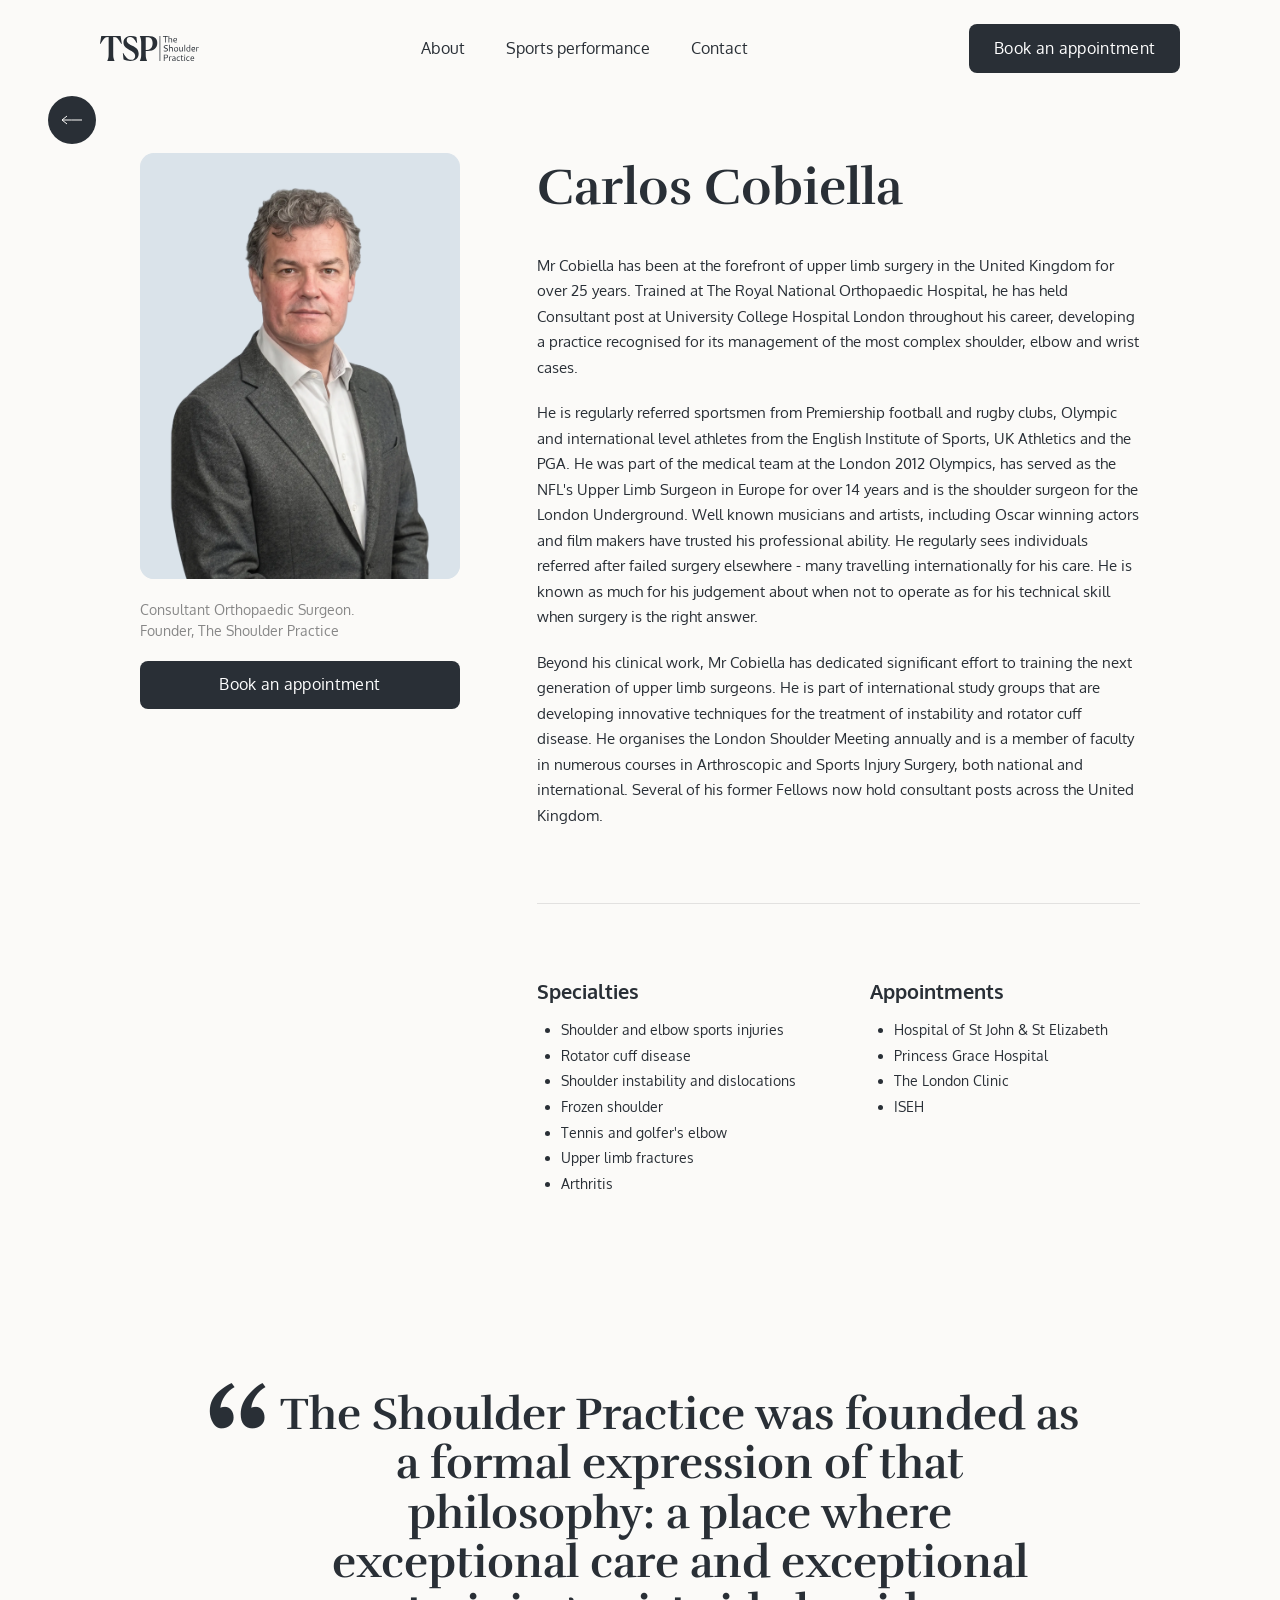
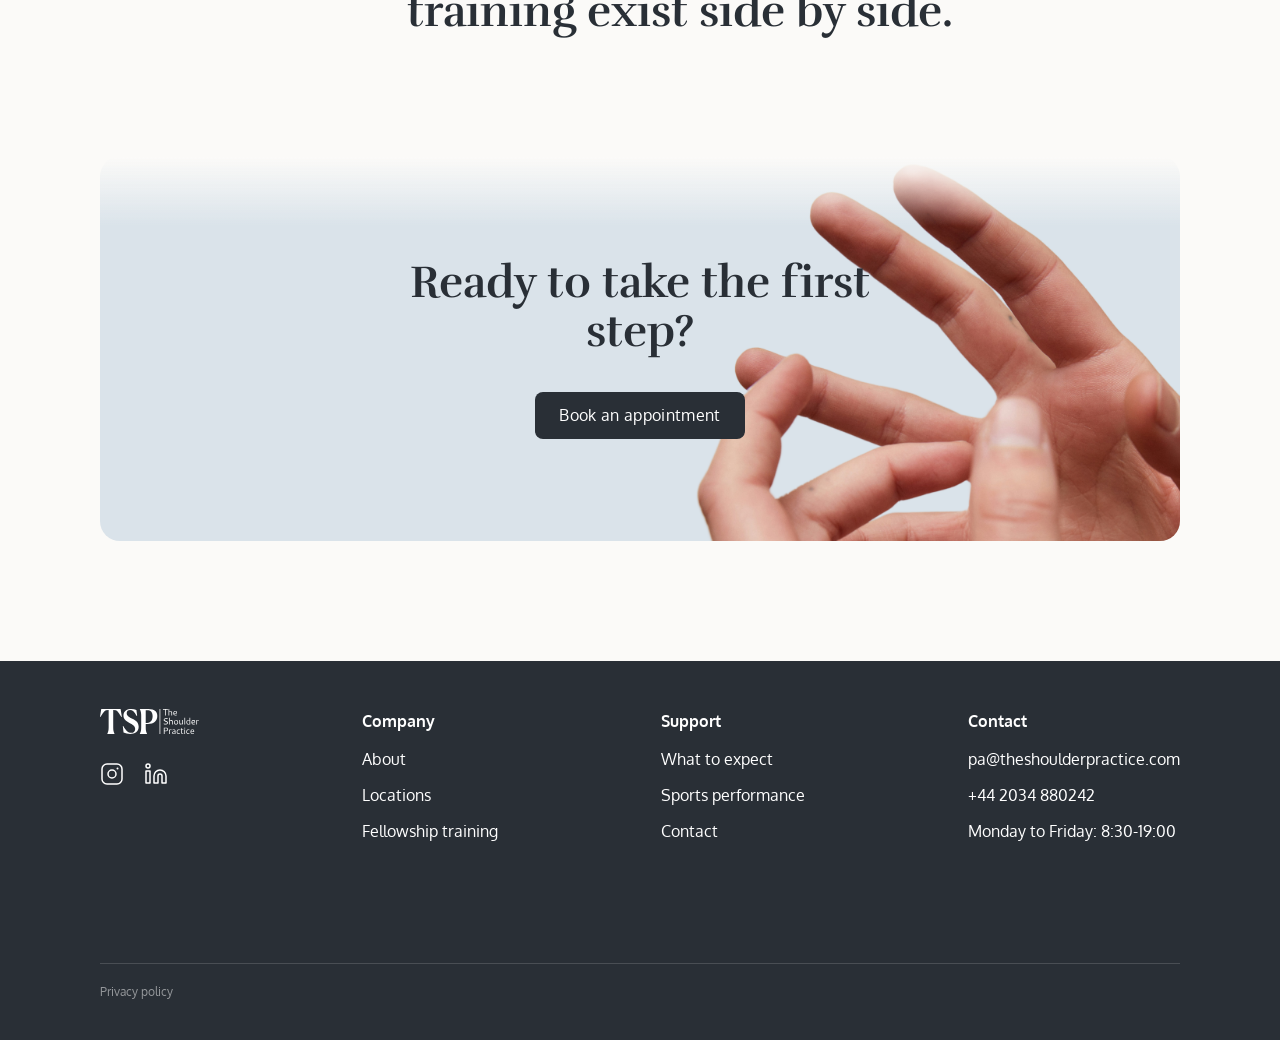
<file: bio-cobiella.html>
<!DOCTYPE html>
<html lang="en">
<head>
  <meta charset="UTF-8">
  <meta name="viewport" content="width=device-width, initial-scale=1.0">
  <title>Carlos Cobiella - The Shoulder Practice</title>
  <link rel="preconnect" href="https://fonts.googleapis.com">
  <link rel="preconnect" href="https://fonts.gstatic.com" crossorigin>
  <link href="https://fonts.googleapis.com/css2?family=Rufina:wght@400;700&family=Oxygen:wght@300;400;700&display=swap" rel="stylesheet">
  <link rel="stylesheet" href="css/styles.css">
</head>
<body class="bio-page">

  <!-- NAVBAR -->
  <nav class="navbar" id="navbar">
    <div class="nav-inner">
      <a href="index.html" class="nav-logo-wrap">
        <img class="nav-logo" src="assets/logos/TSP_logo_dark.svg" alt="TSP">
      </a>
      <button class="nav-hamburger" id="nav-hamburger" aria-label="Toggle menu" aria-expanded="false">
        <span></span><span></span><span></span>
      </button>
      <div class="nav-links" id="nav-links">
        <a href="about2.html">About</a>
        <a href="sports.html">Sports performance</a>
        <a href="contact.html">Contact</a>
      </div>
      <button class="btn-dark nav-cta">Book an appointment</button>
    </div>
  </nav>

  <!-- BACK BUTTON -->
  <div class="bio-back-wrap">
    <button class="bio-back" onclick="history.back()" aria-label="Go back">
      <svg width="48" height="48" viewBox="0 0 48 48" fill="none" xmlns="http://www.w3.org/2000/svg">
        <rect width="48" height="48" rx="24" fill="#292F36"/>
        <path d="M34 24H23.6667H14M14 24L19 20M14 24L19 28" stroke="#FBFAF8"/>
      </svg>
    </button>
  </div>

  <!-- HERO: PHOTO + BIO -->
  <main class="bio-main">

    <div class="bio-hero">

      <!-- Left: photo + title + CTA -->
      <div class="bio-photo-col">
        <div class="bio-photo">
          <img src="assets/images/doctor1.png?v=2" alt="Carlos Cobiella">
        </div>
        <p class="bio-subtitle">Consultant Orthopaedic Surgeon.<br>Founder, The Shoulder Practice</p>
        <a href="contact.html" class="btn-dark bio-book">Book an appointment</a>
      </div>

      <!-- Right: name + body text + divider + meta -->
      <div class="bio-info-col">
        <h1 class="bio-name">Carlos Cobiella</h1>
        <div class="bio-body">
          <p>Mr Cobiella has been at the forefront of upper limb surgery in the United Kingdom for over 25 years. Trained at The Royal National Orthopaedic Hospital, he has held Consultant post at University College Hospital London throughout his career, developing a practice recognised for its management of the most complex shoulder, elbow and wrist cases.</p>
          <p>He is regularly referred sportsmen from Premiership football and rugby clubs, Olympic and international level athletes from the English Institute of Sports, UK Athletics and the PGA. He was part of the medical team at the London 2012 Olympics, has served as the NFL's Upper Limb Surgeon in Europe for over 14 years and is the shoulder surgeon for the London Underground. Well known musicians and artists, including Oscar winning actors and film makers have trusted his professional ability. He regularly sees individuals referred after failed surgery elsewhere - many travelling internationally for his care. He is known as much for his judgement about when not to operate as for his technical skill when surgery is the right answer.</p>
          <p>Beyond his clinical work, Mr Cobiella has dedicated significant effort to training the next generation of upper limb surgeons. He is part of international study groups that are developing innovative techniques for the treatment of instability and rotator cuff disease. He organises the London Shoulder Meeting annually and is a member of faculty in numerous courses in Arthroscopic and Sports Injury Surgery, both national and international. Several of his former Fellows now hold consultant posts across the United Kingdom.</p>
        </div>

        <!-- DIVIDER -->
        <div class="bio-divider"></div>

        <!-- SPECIALTIES + APPOINTMENTS -->
        <div class="bio-meta">

          <div class="bio-meta-block">
            <p class="bio-meta-heading">Specialties</p>
            <ul class="bio-meta-list">
              <li>Shoulder and elbow sports injuries</li>
              <li>Rotator cuff disease</li>
              <li>Shoulder instability and dislocations</li>
              <li>Frozen shoulder</li>
              <li>Tennis and golfer's elbow</li>
              <li>Upper limb fractures</li>
              <li>Arthritis</li>
            </ul>
          </div>

          <div class="bio-meta-block">
            <p class="bio-meta-heading">Appointments</p>
            <ul class="bio-meta-list">
              <li>Hospital of St John &amp; St Elizabeth</li>
              <li>Princess Grace Hospital</li>
              <li>The London Clinic</li>
              <li>ISEH</li>
            </ul>
          </div>

        </div>
      </div>

    </div>

  </main>

  <!-- QUOTE -->
  <section class="bio-quote scroll-reveal">
    <div class="bio-quote-inner">
      <span class="bio-quote-mark" aria-hidden="true">&ldquo;</span>
      <p class="bio-quote-text">The Shoulder Practice was founded as a formal expression of that philosophy: a place where exceptional care and exceptional training exist side by side.</p>
    </div>
  </section>

  <!-- CTA BAND -->
  <section class="about-cta">
    <div class="about-cta-content scroll-reveal">
      <h2 class="section-heading">Ready to take the first step?</h2>
      <button class="btn-dark">Book an appointment</button>
    </div>
  </section>

  <!-- DARK FOOTER -->
  <footer class="footer-dark">
    <div class="footer-dark-inner">
      <div class="footer-logo-col">
        <img src="assets/logos/TSP_logo_dark.svg" alt="TSP" class="footer-logo">
        <div class="socials">
          <a href="#" aria-label="Instagram">
            <svg width="24" height="24" viewBox="0 0 24 24" fill="none">
              <rect x="2" y="2" width="20" height="20" rx="5" stroke="white" stroke-width="1.5"/>
              <circle cx="12" cy="12" r="4" stroke="white" stroke-width="1.5"/>
              <circle cx="17.5" cy="6.5" r="1" fill="white"/>
            </svg>
          </a>
          <a href="#" aria-label="LinkedIn">
            <svg width="24" height="24" viewBox="0 0 24 24" fill="none">
              <path d="M16 8a6 6 0 016 6v7h-4v-7a2 2 0 00-2-2 2 2 0 00-2 2v7h-4v-7a6 6 0 016-6zM2 9h4v12H2z" stroke="white" stroke-width="1.5" stroke-linejoin="round"/>
              <circle cx="4" cy="4" r="2" stroke="white" stroke-width="1.5"/>
            </svg>
          </a>
        </div>
      </div>
      <div class="footer-dark-col">
        <p class="footer-dark-heading">Company</p>
        <a href="about2.html">About</a>
        <a href="locations.html">Locations</a>
        <a href="fellowship.html">Fellowship training</a>
      </div>
      <div class="footer-dark-col">
        <p class="footer-dark-heading">Support</p>
        <a href="what-to-expect.html">What to expect</a>
        <a href="sports.html">Sports performance</a>
        <a href="contact.html">Contact</a>
      </div>
      <div class="footer-dark-col">
        <p class="footer-dark-heading">Contact</p>
        <a href="mailto:pa@theshoulderpractice.com">pa@theshoulderpractice.com</a>
        <a href="tel:+442034880242">+44 2034 880242</a>
        <p>Monday to Friday: 8:30-19:00</p>
      </div>
    </div>
    <div class="footer-bottom">
      <div class="footer-divider-line"></div>
      <a href="#" class="footer-privacy">Privacy policy</a>
    </div>
  </footer>

  <script src="js/about.js"></script>
</body>
</html>
</file>
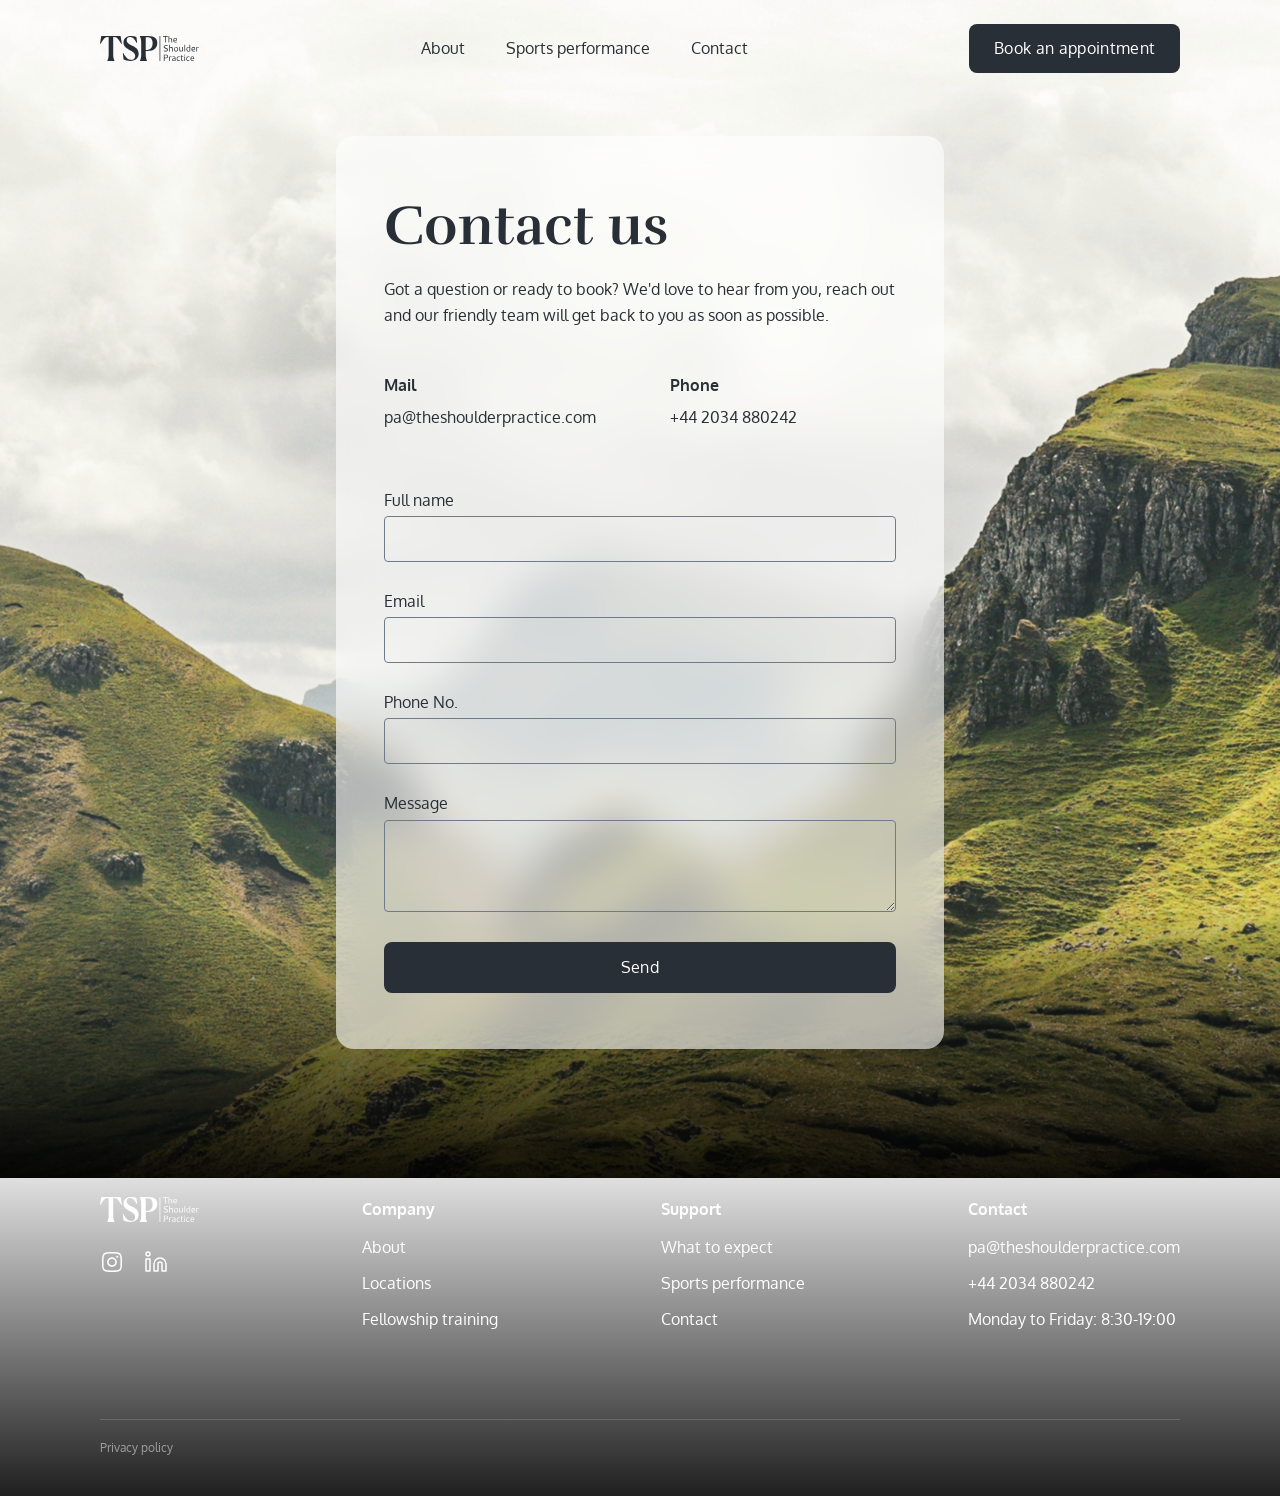
<file: contact.html>
<!DOCTYPE html>
<html lang="en">
<head>
  <meta charset="UTF-8">
  <meta name="viewport" content="width=device-width, initial-scale=1.0">
  <title>Contact Us - The Shoulder Practice</title>
  <link rel="preconnect" href="https://fonts.googleapis.com">
  <link rel="preconnect" href="https://fonts.gstatic.com" crossorigin>
  <link href="https://fonts.googleapis.com/css2?family=Rufina:wght@400;700&family=Oxygen:wght@300;400;700&display=swap" rel="stylesheet">
  <link rel="stylesheet" href="css/styles.css">
</head>
<body class="contact-page">

  <!-- NAVBAR -->
  <nav class="navbar" id="navbar">
    <div class="nav-inner">
      <a href="index.html" class="nav-logo-wrap">
        <img class="nav-logo" src="assets/logos/TSP_logo_dark.svg" alt="The Shoulder Practice">
      </a>
      <button class="nav-hamburger" id="nav-hamburger" aria-label="Toggle menu" aria-expanded="false">
        <span></span><span></span><span></span>
      </button>
      <div class="nav-links" id="nav-links">
        <a href="about2.html">About</a>
        <a href="sports.html">Sports performance</a>
        <a href="contact.html" aria-current="page">Contact</a>
      </div>
      <button class="btn-dark nav-cta">Book an appointment</button>
    </div>
  </nav>

  <!-- PAGE WRAPPER (flexbox column, full-height) -->
  <div class="contact-wrap">

    <!-- MAIN CONTENT -->
    <main class="contact-main" id="main-content">
      <div class="contact-card">

        <!-- Heading + description + contact info -->
        <div class="contact-top">
          <div class="contact-heading-block">
            <h1 class="contact-heading">Contact us</h1>
            <p class="contact-desc">Got a question or ready to book? We'd love to hear from you, reach out and our friendly team will get back to you as soon as possible.</p>
          </div>
          <div class="contact-info" role="list">
            <div class="contact-info-item" role="listitem">
              <p class="contact-info-label">Mail</p>
              <a href="mailto:pa@theshoulderpractice.com" class="contact-info-value">pa@theshoulderpractice.com</a>
            </div>
            <div class="contact-info-item" role="listitem">
              <p class="contact-info-label">Phone</p>
              <a href="tel:+442034880242" class="contact-info-value">+44 2034 880242</a>
            </div>
          </div>
        </div>

        <!-- Contact form -->
        <form class="contact-form" id="contact-form" novalidate aria-label="Contact form">
          <div class="contact-field">
            <label for="full-name">Full name</label>
            <input
              type="text"
              id="full-name"
              name="full-name"
              autocomplete="name"
              placeholder=" "
              required
              aria-required="true"
            >
          </div>
          <div class="contact-field">
            <label for="email">Email</label>
            <input
              type="email"
              id="email"
              name="email"
              autocomplete="email"
              placeholder=" "
              required
              aria-required="true"
            >
          </div>
          <div class="contact-field">
            <label for="phone">Phone No.</label>
            <input
              type="tel"
              id="phone"
              name="phone"
              autocomplete="tel"
              placeholder=" "
            >
          </div>
          <div class="contact-field">
            <label for="message">Message</label>
            <textarea
              id="message"
              name="message"
              placeholder=" "
              rows="4"
              aria-multiline="true"
            ></textarea>
          </div>
          <button type="submit" class="btn-dark contact-submit">Send</button>
        </form>

      </div>
    </main>

    <!-- FOOTER -->
    <footer class="contact-footer" id="contact" aria-label="Site footer">
      <div class="contact-footer-inner">

        <!-- Logo + socials -->
        <div class="contact-footer-logo-col">
          <a href="index.html">
            <img src="assets/logos/TSP_logo_dark.svg" alt="The Shoulder Practice" class="footer-logo">
          </a>
          <div class="socials">
            <a href="#" aria-label="Instagram"><img src="assets/logos/instagram.svg" alt=""></a>
            <a href="#" aria-label="LinkedIn">
              <svg width="24" height="24" viewBox="0 0 24 24" fill="none" aria-hidden="true">
                <path d="M16 8a6 6 0 016 6v7h-4v-7a2 2 0 00-2-2 2 2 0 00-2 2v7h-4v-7a6 6 0 016-6zM2 9h4v12H2z" stroke="#fff" stroke-width="1.5" stroke-linejoin="round"/>
                <circle cx="4" cy="4" r="2" stroke="#fff" stroke-width="1.5"/>
              </svg>
            </a>
          </div>
        </div>

        <!-- Company links -->
        <div class="contact-footer-col">
          <p class="contact-footer-heading">Company</p>
          <a href="about2.html">About</a>
          <a href="locations.html">Locations</a>
          <a href="fellowship.html">Fellowship training</a>
        </div>

        <!-- Support links -->
        <div class="contact-footer-col">
          <p class="contact-footer-heading">Support</p>
          <a href="what-to-expect.html">What to expect</a>
          <a href="sports.html">Sports performance</a>
          <a href="contact.html">Contact</a>
        </div>
        <div class="contact-footer-col">
          <p class="contact-footer-heading">Contact</p>
          <a href="mailto:pa@theshoulderpractice.com">pa@theshoulderpractice.com</a>
          <a href="tel:+442034880242">+44 2034 880242</a>
          <p>Monday to Friday: 8:30-19:00</p>
        </div>

      </div>
      <div class="footer-bottom">
        <div class="footer-divider-line"></div>
        <a href="#" class="footer-privacy">Privacy policy</a>
      </div>
    </footer>

  </div><!-- /.contact-wrap -->

  <script src="js/contact.js"></script>
</body>
</html>
</file>
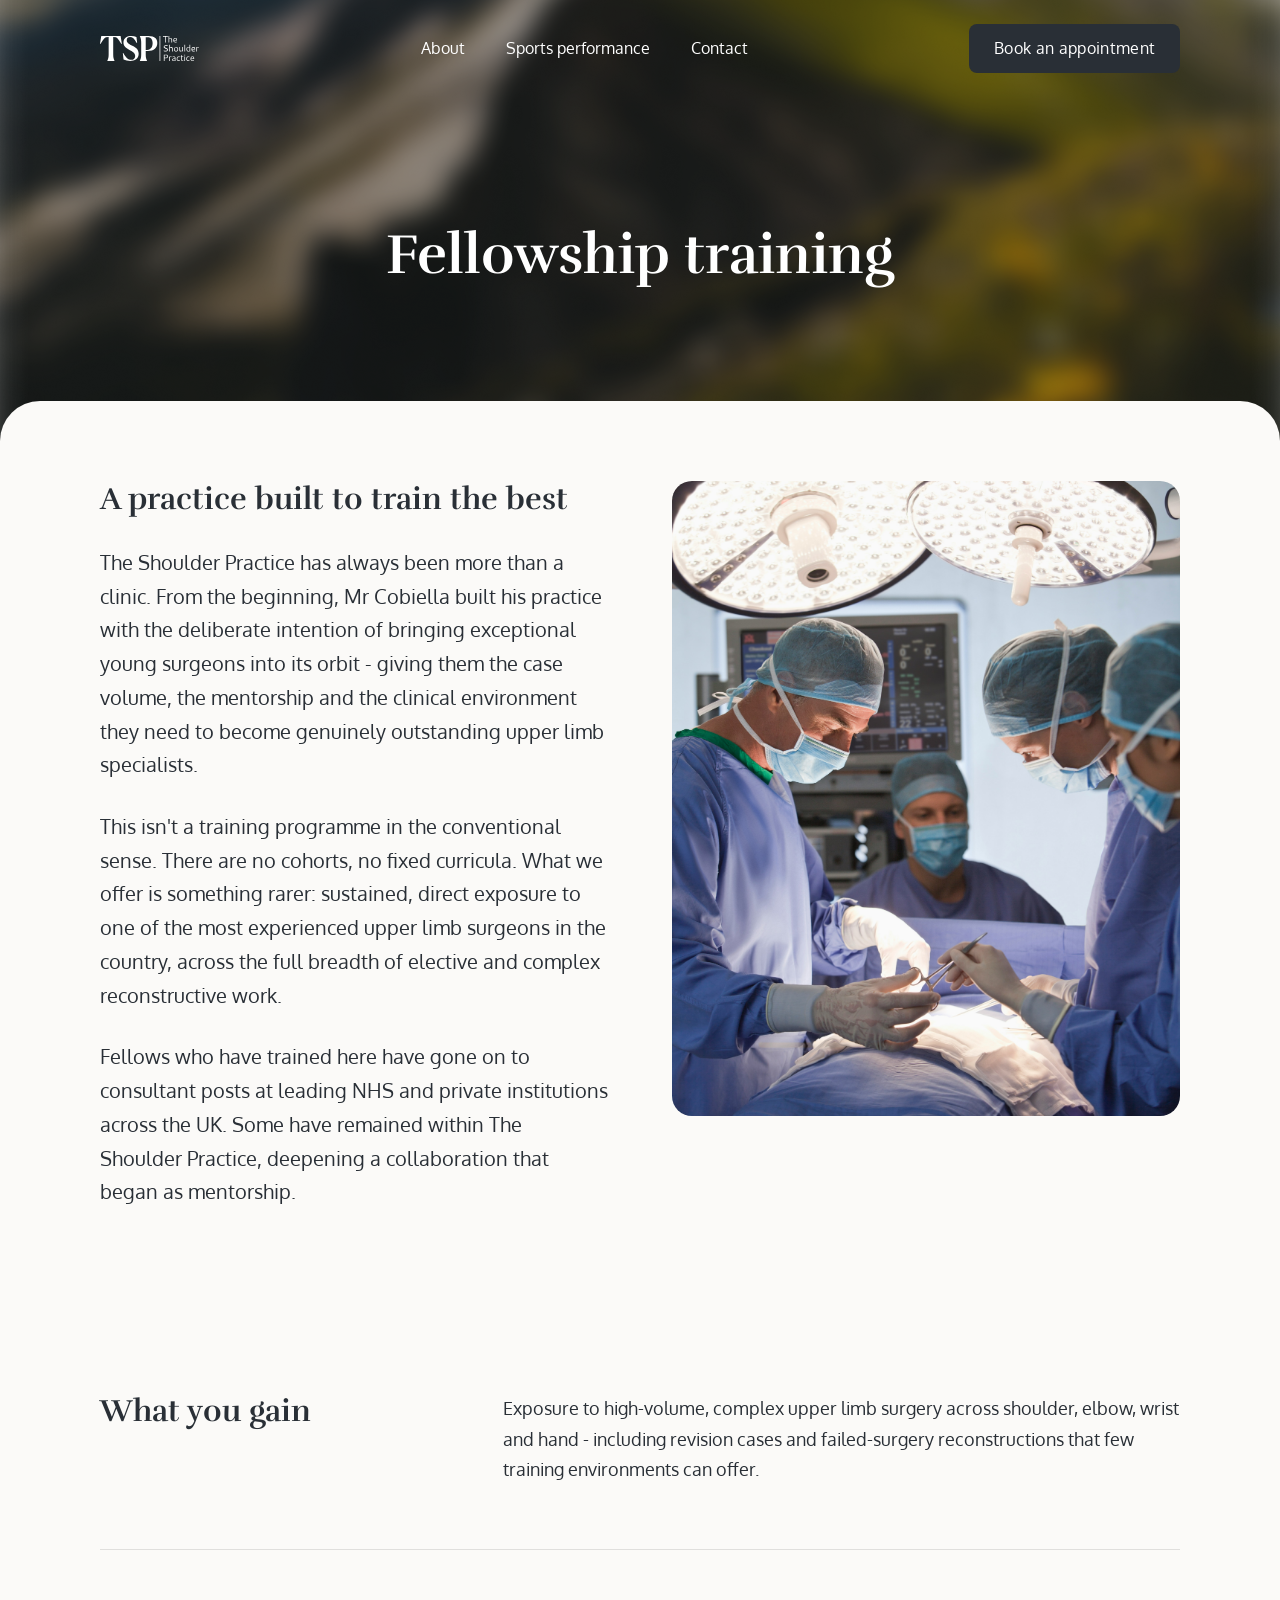
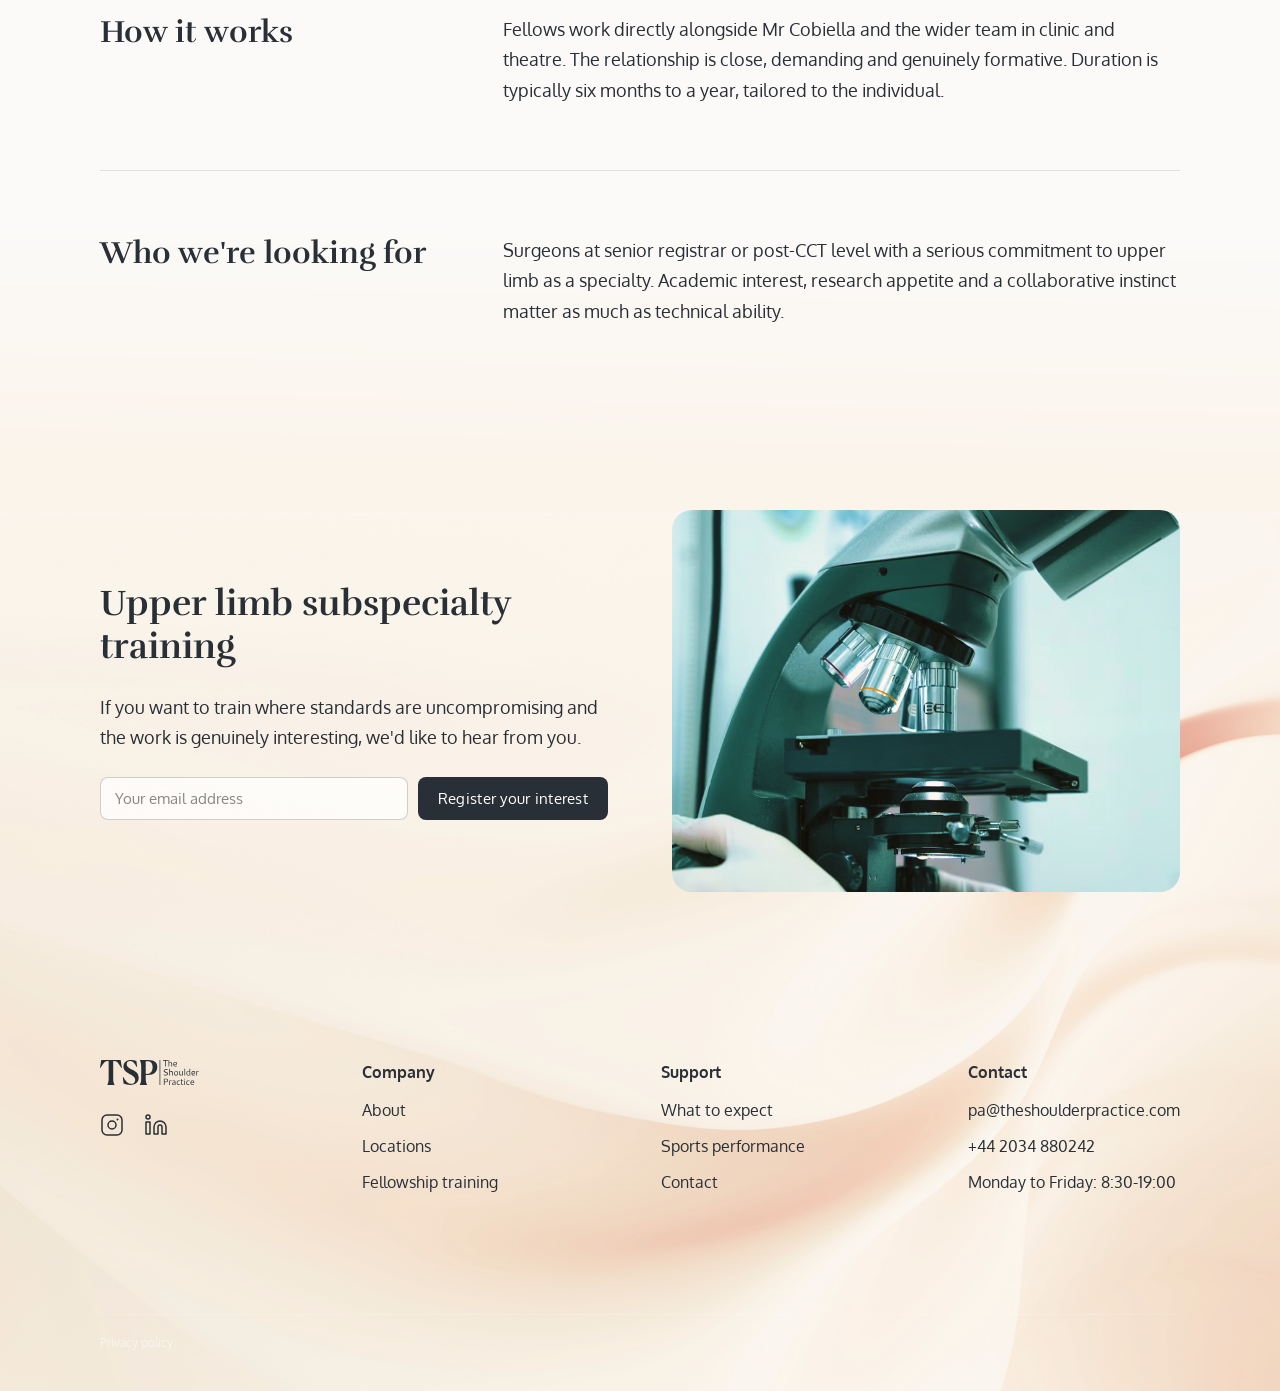
<file: fellowship.html>
<!DOCTYPE html>
<html lang="en">
<head>
  <meta charset="UTF-8">
  <meta name="viewport" content="width=device-width, initial-scale=1.0">
  <title>Fellowship Training - The Shoulder Practice</title>
  <link rel="preconnect" href="https://fonts.googleapis.com">
  <link rel="preconnect" href="https://fonts.gstatic.com" crossorigin>
  <link href="https://fonts.googleapis.com/css2?family=Rufina:wght@400;700&family=Oxygen:wght@300;400;700&display=swap" rel="stylesheet">
  <link rel="stylesheet" href="css/styles.css">
</head>
<body class="fellowship-page">

  <!-- NAVBAR -->
  <nav class="navbar" id="navbar">
    <div class="nav-inner">
      <a href="index.html" class="nav-logo-wrap">
        <img class="nav-logo" src="assets/logos/TSP_logo_dark.svg" alt="TSP">
      </a>
      <button class="nav-hamburger" id="nav-hamburger" aria-label="Toggle menu" aria-expanded="false">
        <span></span><span></span><span></span>
      </button>
      <div class="nav-links" id="nav-links">
        <a href="about2.html">About</a>
        <a href="sports.html">Sports performance</a>
        <a href="contact.html">Contact</a>
      </div>
      <button class="btn-dark nav-cta">Book an appointment</button>
    </div>
  </nav>

  <!-- PAGE HERO -->
  <div class="fellowship-hero">
    <h1 class="fellowship-hero-title">Fellowship training</h1>
  </div>

  <!-- BOTTOM SHEET -->
  <div class="fellowship-sheet">

    <!-- INTRO -->
    <section class="fellowship-intro">
      <div class="fellowship-intro-inner">

        <div class="fellowship-intro-text scroll-reveal">
          <h2 class="fellowship-heading">A practice built to train the best</h2>
          <p class="fellowship-lead">The Shoulder Practice has always been more than a clinic. From the beginning, Mr Cobiella built his practice with the deliberate intention of bringing exceptional young surgeons into its orbit - giving them the case volume, the mentorship and the clinical environment they need to become genuinely outstanding upper limb specialists.</p>
          <p class="fellowship-lead">This isn't a training programme in the conventional sense. There are no cohorts, no fixed curricula. What we offer is something rarer: sustained, direct exposure to one of the most experienced upper limb surgeons in the country, across the full breadth of elective and complex reconstructive work.</p>
          <p class="fellowship-lead">Fellows who have trained here have gone on to consultant posts at leading NHS and private institutions across the UK. Some have remained within The Shoulder Practice, deepening a collaboration that began as mentorship.</p>
        </div>

        <div class="fellowship-intro-img scroll-reveal">
          <img src="assets/images/Fellowshiptraining_2.png" alt="Fellowship training" class="fellowship-img-tall">
        </div>

      </div>
    </section>

    <!-- DETAIL SECTIONS -->
    <section class="fellowship-details">

      <div class="fellowship-row scroll-reveal">
        <h2 class="fellowship-row-heading">What you gain</h2>
        <p class="fellowship-row-body">Exposure to high-volume, complex upper limb surgery across shoulder, elbow, wrist and hand - including revision cases and failed-surgery reconstructions that few training environments can offer.</p>
      </div>

      <div class="divider"></div>

      <div class="fellowship-row scroll-reveal">
        <h2 class="fellowship-row-heading">How it works</h2>
        <p class="fellowship-row-body">Fellows work directly alongside Mr Cobiella and the wider team in clinic and theatre. The relationship is close, demanding and genuinely formative. Duration is typically six months to a year, tailored to the individual.</p>
      </div>

      <div class="divider"></div>

      <div class="fellowship-row scroll-reveal">
        <h2 class="fellowship-row-heading">Who we're looking for</h2>
        <p class="fellowship-row-body">Surgeons at senior registrar or post-CCT level with a serious commitment to upper limb as a specialty. Academic interest, research appetite and a collaborative instinct matter as much as technical ability.</p>
      </div>

    </section>

    <!-- INTEREST CAPTURE -->
    <section class="fellowship-interest scroll-reveal">
      <div class="fellowship-interest-inner">

        <div class="fellowship-interest-text">
          <h2 class="fellowship-interest-heading">Upper limb subspecialty training</h2>
          <p class="fellowship-interest-body">If you want to train where standards are uncompromising and the work is genuinely interesting, we'd like to hear from you.</p>
          <form class="fellowship-interest-form" onsubmit="return false;">
            <input type="email" class="fellowship-email-input" placeholder="Your email address" aria-label="Email address">
            <button type="submit" class="fellowship-submit-btn">Register your interest</button>
          </form>
        </div>

        <div class="fellowship-interest-img">
          <img src="assets/images/Fellowshiptraining_3.png" alt="Fellowship training" class="fellowship-img-interest">
        </div>

      </div>
    </section>

    <!-- DARK FOOTER -->
    <footer class="footer-dark" id="contact">
      <div class="footer-dark-inner">
        <div class="footer-logo-col">
          <img src="assets/logos/TSP_logo_dark.svg" alt="TSP" class="footer-logo">
          <div class="socials">
            <a href="#" aria-label="Instagram">
              <svg width="24" height="24" viewBox="0 0 24 24" fill="none">
                <rect x="2" y="2" width="20" height="20" rx="5" stroke="white" stroke-width="1.5"/>
                <circle cx="12" cy="12" r="4" stroke="white" stroke-width="1.5"/>
                <circle cx="17.5" cy="6.5" r="1" fill="white"/>
              </svg>
            </a>
            <a href="#" aria-label="LinkedIn">
              <svg width="24" height="24" viewBox="0 0 24 24" fill="none">
                <path d="M16 8a6 6 0 016 6v7h-4v-7a2 2 0 00-2-2 2 2 0 00-2 2v7h-4v-7a6 6 0 016-6zM2 9h4v12H2z" stroke="white" stroke-width="1.5" stroke-linejoin="round"/>
                <circle cx="4" cy="4" r="2" stroke="white" stroke-width="1.5"/>
              </svg>
            </a>
          </div>
        </div>
        <div class="footer-dark-col">
          <p class="footer-dark-heading">Company</p>
          <a href="about2.html">About</a>
          <a href="locations.html">Locations</a>
          <a href="fellowship.html">Fellowship training</a>
        </div>
        <div class="footer-dark-col">
          <p class="footer-dark-heading">Support</p>
          <a href="what-to-expect.html">What to expect</a>
          <a href="sports.html">Sports performance</a>
          <a href="contact.html">Contact</a>
        </div>
        <div class="footer-dark-col">
          <p class="footer-dark-heading">Contact</p>
          <a href="mailto:pa@theshoulderpractice.com">pa@theshoulderpractice.com</a>
          <a href="tel:+442034880242">+44 2034 880242</a>
          <p>Monday to Friday: 8:30-19:00</p>
        </div>
      </div>
      <div class="footer-bottom">
        <div class="footer-divider-line"></div>
        <a href="#" class="footer-privacy">Privacy policy</a>
      </div>
    </footer>

  </div><!-- /.fellowship-sheet -->

  <script src="js/about.js"></script>
</body>
</html>
</file>
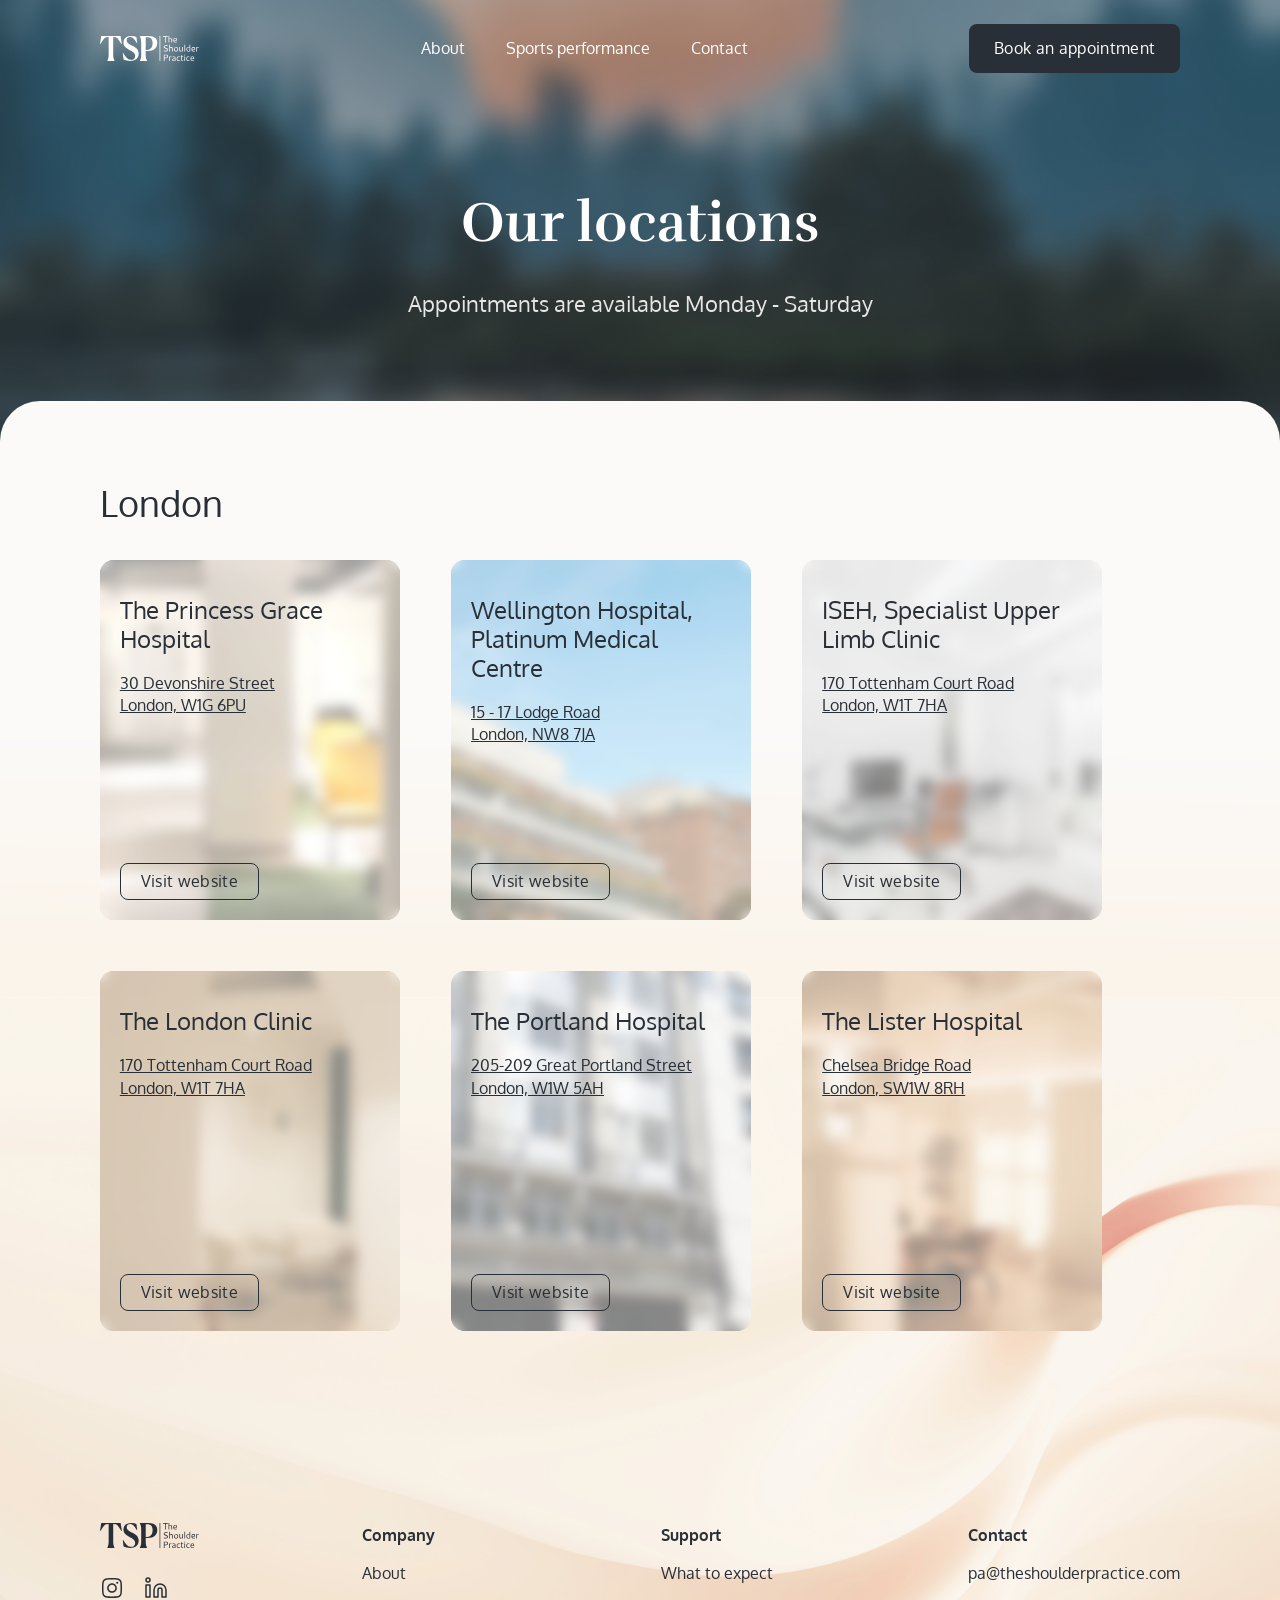
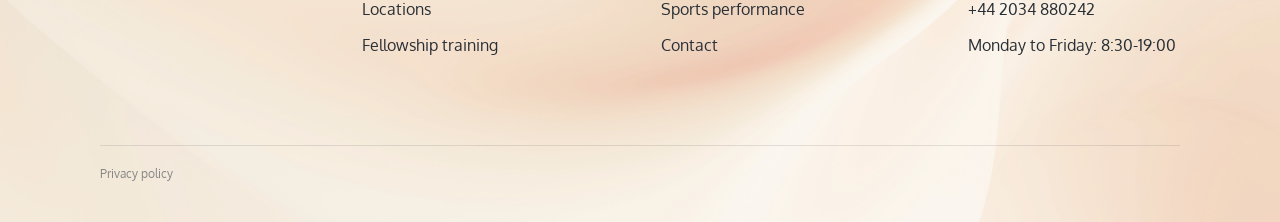
<file: locations.html>
<!DOCTYPE html>
<html lang="en">
<head>
  <meta charset="UTF-8">
  <meta name="viewport" content="width=device-width, initial-scale=1.0">
  <title>Locations - The Shoulder Practice</title>
  <link rel="preconnect" href="https://fonts.googleapis.com">
  <link rel="preconnect" href="https://fonts.gstatic.com" crossorigin>
  <link href="https://fonts.googleapis.com/css2?family=Rufina:wght@400;700&family=Oxygen:wght@300;400;700&display=swap" rel="stylesheet">
  <link rel="stylesheet" href="css/styles.css">
</head>
<body class="locations-page">

  <!-- NAVBAR -->
  <nav class="navbar" id="navbar">
    <div class="nav-inner">
      <a href="index.html" class="nav-logo-wrap">
        <img class="nav-logo" src="assets/logos/TSP_logo_dark.svg" alt="TSP">
      </a>
      <button class="nav-hamburger" id="nav-hamburger" aria-label="Toggle menu" aria-expanded="false">
        <span></span><span></span><span></span>
      </button>
      <div class="nav-links" id="nav-links">
        <a href="about2.html">About</a>
        <a href="sports.html">Sports performance</a>
        <a href="contact.html">Contact</a>
      </div>
      <button class="btn-dark nav-cta">Book an appointment</button>
    </div>
  </nav>

  <!-- PAGE HERO -->
  <div class="loc-hero">
    <img class="loc-hero-bg" src="assets/images/ourlocations_background.png?v=2" alt="">
    <div class="loc-hero-text">
      <h1 class="loc-title">Our locations</h1>
      <p class="loc-subtitle">Appointments are available Monday - Saturday</p>
    </div>
  </div>

  <!-- BOTTOM SHEET -->
  <div class="loc-bottomsheet">

  <!-- LONDON SECTION -->
  <section class="loc-section scroll-reveal">
    <h2 class="loc-region">London</h2>
    <div class="loc-grid">

      <div class="loc-card" style="background-image: url('assets/images/location1.png')">
        <div class="loc-card-glass">
          <div class="loc-card-info">
            <p class="loc-card-name">The Princess Grace Hospital</p>
            <a href="https://www.google.co.uk/maps/place/Devonshire+Hospital,+30+Devonshire+St,+Marylebone,+London+W1G+6PX/@51.5209505,-0.1536207,17z/data=!3m1!4b1!4m5!3m4!1s0x48761ad1ed59bef5:0xa3706fea6bccd6db!8m2!3d51.5209472!4d-0.151432?shorturl=1" target="_blank" class="loc-card-address">30 Devonshire Street<br>London, W1G 6PU</a>
          </div>
          <a href="https://www.hcahealthcare.co.uk/locations/outpatients/the-princess-grace-hospital" target="_blank" class="btn-outline loc-visit">Visit website</a>
        </div>
      </div>

      <div class="loc-card" style="background-image: url('assets/images/location2.png')">
        <div class="loc-card-glass">
          <div class="loc-card-info">
            <p class="loc-card-name">Wellington Hospital, Platinum Medical Centre</p>
            <a href="https://www.google.com/maps/place/Lodge+Rd,+London+NW8+7JA/@51.5291615,-0.1700757,17z/data=!3m1!4b1!4m5!3m4!1s0x48761ab92186330b:0xa1d2cf1aa47ea7e8!8m2!3d51.5294733!4d-0.1679403?shorturl=1" target="_blank" class="loc-card-address">15 - 17 Lodge Road<br>London, NW8 7JA</a>
          </div>
          <a href="https://www.hcahealthcare.co.uk/facilities/the-wellington-hospital/our-centres/platinum-medicalcentre" target="_blank" class="btn-outline loc-visit">Visit website</a>
        </div>
      </div>

      <div class="loc-card" style="background-image: url('assets/images/location3.png')">
        <div class="loc-card-glass">
          <div class="loc-card-info">
            <p class="loc-card-name">ISEH, Specialist Upper Limb Clinic</p>
            <a href="https://www.google.com/maps/place//data=!4m2!3m1!1s0x48761b2927bb5d2b:0x67436b11b54bdfc2?source=g.page.share" target="_blank" class="loc-card-address">170 Tottenham Court Road<br>London, W1T 7HA</a>
          </div>
          <a href="https://www.thelondonclinic.co.uk/" target="_blank" class="btn-outline loc-visit">Visit website</a>
        </div>
      </div>

      <div class="loc-card" style="background-image: url('assets/images/location4.png')">
        <div class="loc-card-glass">
          <div class="loc-card-info">
            <p class="loc-card-name">The London Clinic</p>
            <a href="https://www.google.com/maps/place/The+London+Clinic+Consulting+Rooms+at+5+Devonshire+Place/@51.5218312,-0.1496965,15z/data=!4m5!3m4!1s0x0:0x42cf6e7fa746198f!8m2!3d51.5218312!4d-0.1496965?shorturl=1" target="_blank" class="loc-card-address">170 Tottenham Court Road<br>London, W1T 7HA</a>
          </div>
          <a href="https://www.thelondonclinic.co.uk/" target="_blank" class="btn-outline loc-visit">Visit website</a>
        </div>
      </div>

      <div class="loc-card" style="background-image: url('assets/images/location5.png')">
        <div class="loc-card-glass">
          <div class="loc-card-info">
            <p class="loc-card-name">The Portland Hospital</p>
            <a href="https://www.google.com/maps/place/London+W1W+5AH/@51.5230243,-0.1464657,17z/data=!3m1!4b1!4m5!3m4!1s0x48761ad7047f191f:0x8bf30518b3229a5b!8m2!3d51.5229245!4d-0.144346?sa=X&ved=2ahUKEwiJsvvt--P1AhWSoFwKHVJPCa8Q8gF6BAg3EAE&shorturl=1" target="_blank" class="loc-card-address">205-209 Great Portland Street<br>London, W1W 5AH</a>
          </div>
          <a href="https://www.hcahealthcare.co.uk/locations/hospitals/the-portland-hospital?utm_source=theportlandhospital.com&utm_medium=301" target="_blank" class="btn-outline loc-visit">Visit website</a>
        </div>
      </div>

      <div class="loc-card" style="background-image: url('assets/images/location6.png')">
        <div class="loc-card-glass">
          <div class="loc-card-info">
            <p class="loc-card-name">The Lister Hospital</p>
            <a href="https://www.google.com/maps/place/The+Lister+Hospital,+part+of+HCA+Healthcare+UK/@51.486454,-0.150559,15z/data=!4m6!3m5!1s0x4876111e860ecf6d:0x2b6682d7a60e6aad!8m2!3d51.4865996!4d-0.1499646!16s%2Fm%2F05mvm66?entry=ttu&g_ep=EgoyMDI2MDQyOS4wIKXMDSoASAFQAw%3D%3D" target="_blank" class="loc-card-address">Chelsea Bridge Road<br>London, SW1W 8RH</a>
          </div>
          <a href="https://www.hcahealthcare.co.uk/locations/hospitals/the-lister-hospital?utm_source=GoogleMyBusiness&utm_medium=referral&utm_campaign=TheListerHospital&y_source=1_NTI1MzYyMTQtNzE1LWxvY2F0aW9uLndlYnNpdGU%3D" target="_blank" class="btn-outline loc-visit">Visit website</a>
        </div>
      </div>

    </div>
  </section>


  <!-- FOOTER -->
  <footer class="footer loc-footer" id="contact">
    <div class="footer-inner">
      <div class="footer-logo-col">
        <img src="assets/logos/TSP_logo_dark.svg" alt="TSP" class="footer-logo">
        <div class="socials">
          <a href="#" aria-label="Instagram"><img src="assets/logos/instagram.svg" alt=""></a>
          <a href="#" aria-label="LinkedIn">
            <svg width="24" height="24" viewBox="0 0 24 24" fill="none">
              <path d="M16 8a6 6 0 016 6v7h-4v-7a2 2 0 00-2-2 2 2 0 00-2 2v7h-4v-7a6 6 0 016-6zM2 9h4v12H2z" stroke="#292f36" stroke-width="1.5" stroke-linejoin="round"/>
              <circle cx="4" cy="4" r="2" stroke="#292f36" stroke-width="1.5"/>
            </svg>
          </a>
        </div>
      </div>
      <div class="footer-col">
        <p class="footer-heading">Company</p>
        <a href="about2.html">About</a>
        <a href="locations.html">Locations</a>
        <a href="fellowship.html">Fellowship training</a>
      </div>
      <div class="footer-col">
        <p class="footer-heading">Support</p>
        <a href="what-to-expect.html">What to expect</a>
        <a href="sports.html">Sports performance</a>
        <a href="contact.html">Contact</a>
      </div>
      <div class="footer-col">
        <p class="footer-heading">Contact</p>
        <a href="mailto:pa@theshoulderpractice.com">pa@theshoulderpractice.com</a>
        <a href="tel:+442034880242">+44 2034 880242</a>
        <p>Monday to Friday: 8:30-19:00</p>
      </div>
    </div>
    <div class="footer-bottom">
      <div class="footer-divider-line"></div>
      <a href="#" class="footer-privacy">Privacy policy</a>
    </div>
  </footer>

  </div><!-- /.loc-bottomsheet -->

  <script src="js/locations.js"></script>
</body>
</html>
</file>
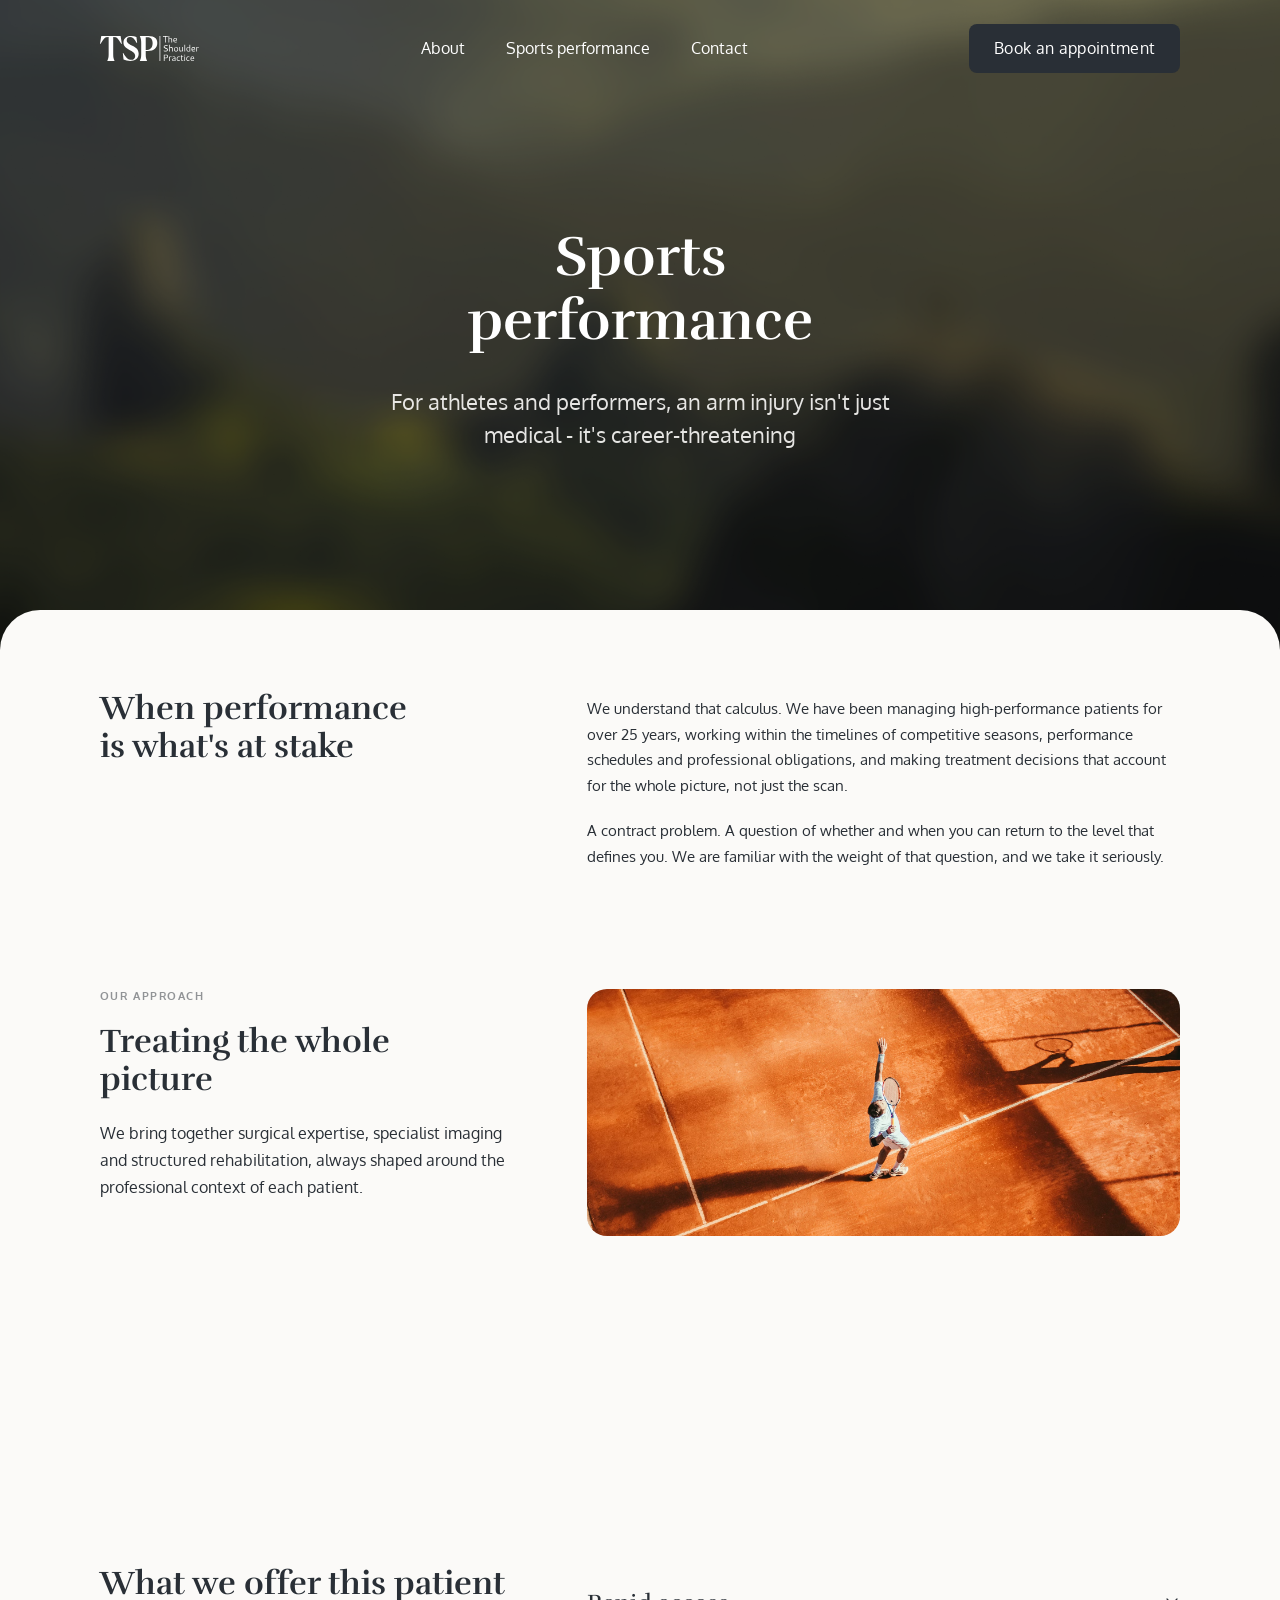
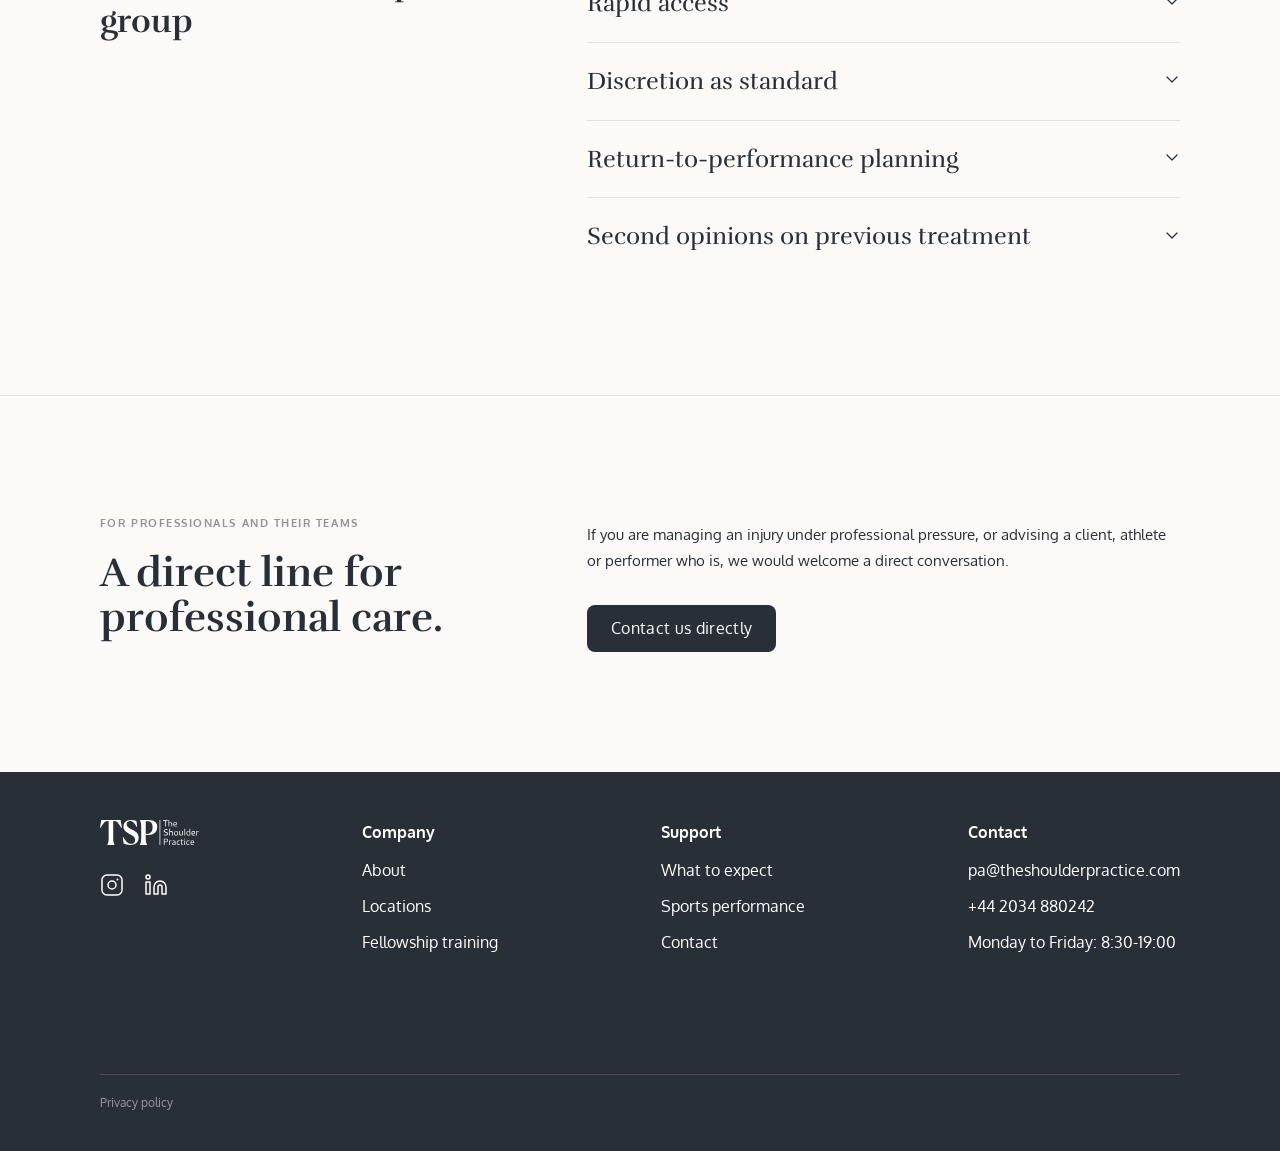
<file: sports.html>
<!DOCTYPE html>
<html lang="en">
<head>
  <meta charset="UTF-8">
  <meta name="viewport" content="width=device-width, initial-scale=1.0">
  <title>Sports performance - The Shoulder Practice</title>
  <link rel="preconnect" href="https://fonts.googleapis.com">
  <link rel="preconnect" href="https://fonts.gstatic.com" crossorigin>
  <link href="https://fonts.googleapis.com/css2?family=Rufina:wght@400;700&family=Oxygen:wght@300;400;700&display=swap" rel="stylesheet">
  <link rel="stylesheet" href="css/styles.css">
</head>
<body class="sports-page">

  <!-- NAVBAR -->
  <nav class="navbar" id="navbar">
    <div class="nav-inner">
      <a href="index.html" class="nav-logo-wrap">
        <img class="nav-logo" src="assets/logos/TSP_logo_dark.svg" alt="TSP">
      </a>
      <button class="nav-hamburger" id="nav-hamburger" aria-label="Toggle menu" aria-expanded="false">
        <span></span><span></span><span></span>
      </button>
      <div class="nav-links" id="nav-links">
        <a href="about2.html">About</a>
        <a href="sports.html" aria-current="page">Sports performance</a>
        <a href="contact.html">Contact</a>
      </div>
      <button class="btn-dark nav-cta">Book an appointment</button>
    </div>
  </nav>

  <!-- HERO: placeholder bg + label + body text -->
  <div class="sph-hero">
    <div class="sph-hero-text">
      <p class="sph-hero-label">Sports performance</p>
      <p class="sph-hero-body">For athletes and performers, an arm injury isn't just medical - it's career-threatening</p>
    </div>
  </div>

  <!-- BOTTOM SHEET -->
  <div class="sph-sheet">

    <!-- SPLIT: heading left + body right -->
    <section class="sph-split scroll-reveal">
      <div class="sph-split-inner sph-row">
        <h2 class="sph-split-heading">When performance<br>is what's at stake</h2>
        <div class="sph-split-body">
          <p>We understand that calculus. We have been managing high-performance patients for over 25 years, working within the timelines of competitive seasons, performance schedules and professional obligations, and making treatment decisions that account for the whole picture, not just the scan.</p>
          <p>A contract problem. A question of whether and when you can return to the level that defines you. We are familiar with the weight of that question, and we take it seriously.</p>
        </div>
      </div>
    </section>

    <!-- IMAGE + TEXT: text left, image right to edge -->
    <section class="sph-imgtext scroll-reveal">
      <div class="sph-row">
      <div class="sph-imgtext-text">
        <p class="sph-section-label">Our approach</p>
        <h2 class="sph-imgtext-heading">Treating the whole picture</h2>
        <p class="sph-imgtext-desc">We bring together surgical expertise, specialist imaging and structured rehabilitation, always shaped around the professional context of each patient.</p>
      </div>
      <div class="sph-imgtext-img">
        <img src="assets/images/Sports&amp;High-Performance_image.png" alt="Sports &amp; High-Performance" class="sph-imgtext-photo">
      </div>
      </div><!-- /.sph-row -->
    </section>

    <!-- ACCORDION: heading left, expandable items right -->
    <section class="sph-accordion">
      <div class="sph-accordion-inner sph-row">
        <h2 class="sph-accordion-heading">What we offer this patient group</h2>
        <div class="sph-accordion-list">

          <details class="sph-item">
            <summary class="sph-item-header">
              <span class="sph-item-title">Rapid access</span>
              <span class="sph-item-chevron" aria-hidden="true">
                <svg width="16" height="16" viewBox="0 0 16 16" fill="none"><path d="M3 6l5 5 5-5" stroke="currentColor" stroke-width="1.2" stroke-linecap="round" stroke-linejoin="round"/></svg>
              </span>
            </summary>
            <div class="sph-item-body">
              <p>We know that waiting matters. We offer priority appointments, rapid imaging and swift treatment decisions, often within days of first contact.</p>
            </div>
          </details>

          <details class="sph-item">
            <summary class="sph-item-header">
              <span class="sph-item-title">Discretion as standard</span>
              <span class="sph-item-chevron" aria-hidden="true">
                <svg width="16" height="16" viewBox="0 0 16 16" fill="none"><path d="M3 6l5 5 5-5" stroke="currentColor" stroke-width="1.2" stroke-linecap="round" stroke-linejoin="round"/></svg>
              </span>
            </summary>
            <div class="sph-item-body">
              <p>Your attendance at this practice is entirely private. We do not discuss patients, publicise associations or seek profile from the people we treat. The same standards that govern our clinical work govern our confidentiality.</p>
            </div>
          </details>

          <details class="sph-item">
            <summary class="sph-item-header">
              <span class="sph-item-title">Return-to-performance planning</span>
              <span class="sph-item-chevron" aria-hidden="true">
                <svg width="16" height="16" viewBox="0 0 16 16" fill="none"><path d="M3 6l5 5 5-5" stroke="currentColor" stroke-width="1.2" stroke-linecap="round" stroke-linejoin="round"/></svg>
              </span>
            </summary>
            <div class="sph-item-body">
              <p>Surgery, where needed, is planned around your professional timeline wherever this is clinically possible. Rehabilitation is intensive, structured and monitored. We work with your existing performance support team: coaches, physiotherapists, nutritionists, or can recommend from our own trusted network.</p>
            </div>
          </details>

          <details class="sph-item">
            <summary class="sph-item-header">
              <span class="sph-item-title">Second opinions on previous treatment</span>
              <span class="sph-item-chevron" aria-hidden="true">
                <svg width="16" height="16" viewBox="0 0 16 16" fill="none"><path d="M3 6l5 5 5-5" stroke="currentColor" stroke-width="1.2" stroke-linecap="round" stroke-linejoin="round"/></svg>
              </span>
            </summary>
            <div class="sph-item-body">
              <p>We regularly see high-performance patients who have received treatment elsewhere and are not recovering as expected. If something isn't right, we will tell you plainly, and where there is a path to better function, we will find it.</p>
            </div>
          </details>

        </div>
      </div>
    </section>

    <!-- DIRECT CTA: label + heading left, text + button right -->
    <section class="sph-direct scroll-reveal">
      <div class="sph-direct-inner sph-row">
        <div class="sph-direct-left">
          <p class="sph-section-label">For professionals and their teams</p>
          <h2 class="sph-direct-heading">A direct line for professional care.</h2>
        </div>
        <div class="sph-direct-right">
          <p>If you are managing an injury under professional pressure, or advising a client, athlete or performer who is, we would welcome a direct conversation.</p>
          <a href="contact.html" class="btn-dark sph-direct-btn">Contact us directly</a>
        </div>
      </div>
    </section>

    <!-- DARK FOOTER -->
    <footer class="footer-dark">
      <div class="footer-dark-inner">
        <div class="footer-logo-col">
          <img src="assets/logos/TSP_logo_dark.svg" alt="TSP" class="footer-logo">
          <div class="socials">
            <a href="#" aria-label="Instagram">
              <svg width="24" height="24" viewBox="0 0 24 24" fill="none">
                <rect x="2" y="2" width="20" height="20" rx="5" stroke="white" stroke-width="1.5"/>
                <circle cx="12" cy="12" r="4" stroke="white" stroke-width="1.5"/>
                <circle cx="17.5" cy="6.5" r="1" fill="white"/>
              </svg>
            </a>
            <a href="#" aria-label="LinkedIn">
              <svg width="24" height="24" viewBox="0 0 24 24" fill="none">
                <path d="M16 8a6 6 0 016 6v7h-4v-7a2 2 0 00-2-2 2 2 0 00-2 2v7h-4v-7a6 6 0 016-6zM2 9h4v12H2z" stroke="white" stroke-width="1.5" stroke-linejoin="round"/>
                <circle cx="4" cy="4" r="2" stroke="white" stroke-width="1.5"/>
              </svg>
            </a>
          </div>
        </div>
        <div class="footer-dark-col">
          <p class="footer-dark-heading">Company</p>
          <a href="about2.html">About</a>
          <a href="locations.html">Locations</a>
          <a href="fellowship.html">Fellowship training</a>
        </div>
        <div class="footer-dark-col">
          <p class="footer-dark-heading">Support</p>
          <a href="what-to-expect.html">What to expect</a>
          <a href="sports.html">Sports performance</a>
          <a href="contact.html">Contact</a>
        </div>
        <div class="footer-dark-col">
          <p class="footer-dark-heading">Contact</p>
          <a href="mailto:pa@theshoulderpractice.com">pa@theshoulderpractice.com</a>
          <a href="tel:+442034880242">+44 2034 880242</a>
          <p>Monday to Friday: 8:30-19:00</p>
        </div>
      </div>
      <div class="footer-bottom">
        <div class="footer-divider-line"></div>
        <a href="#" class="footer-privacy">Privacy policy</a>
      </div>
    </footer>

  </div><!-- /.sph-sheet -->

  <script src="js/about.js"></script>
</body>
</html>
</file>
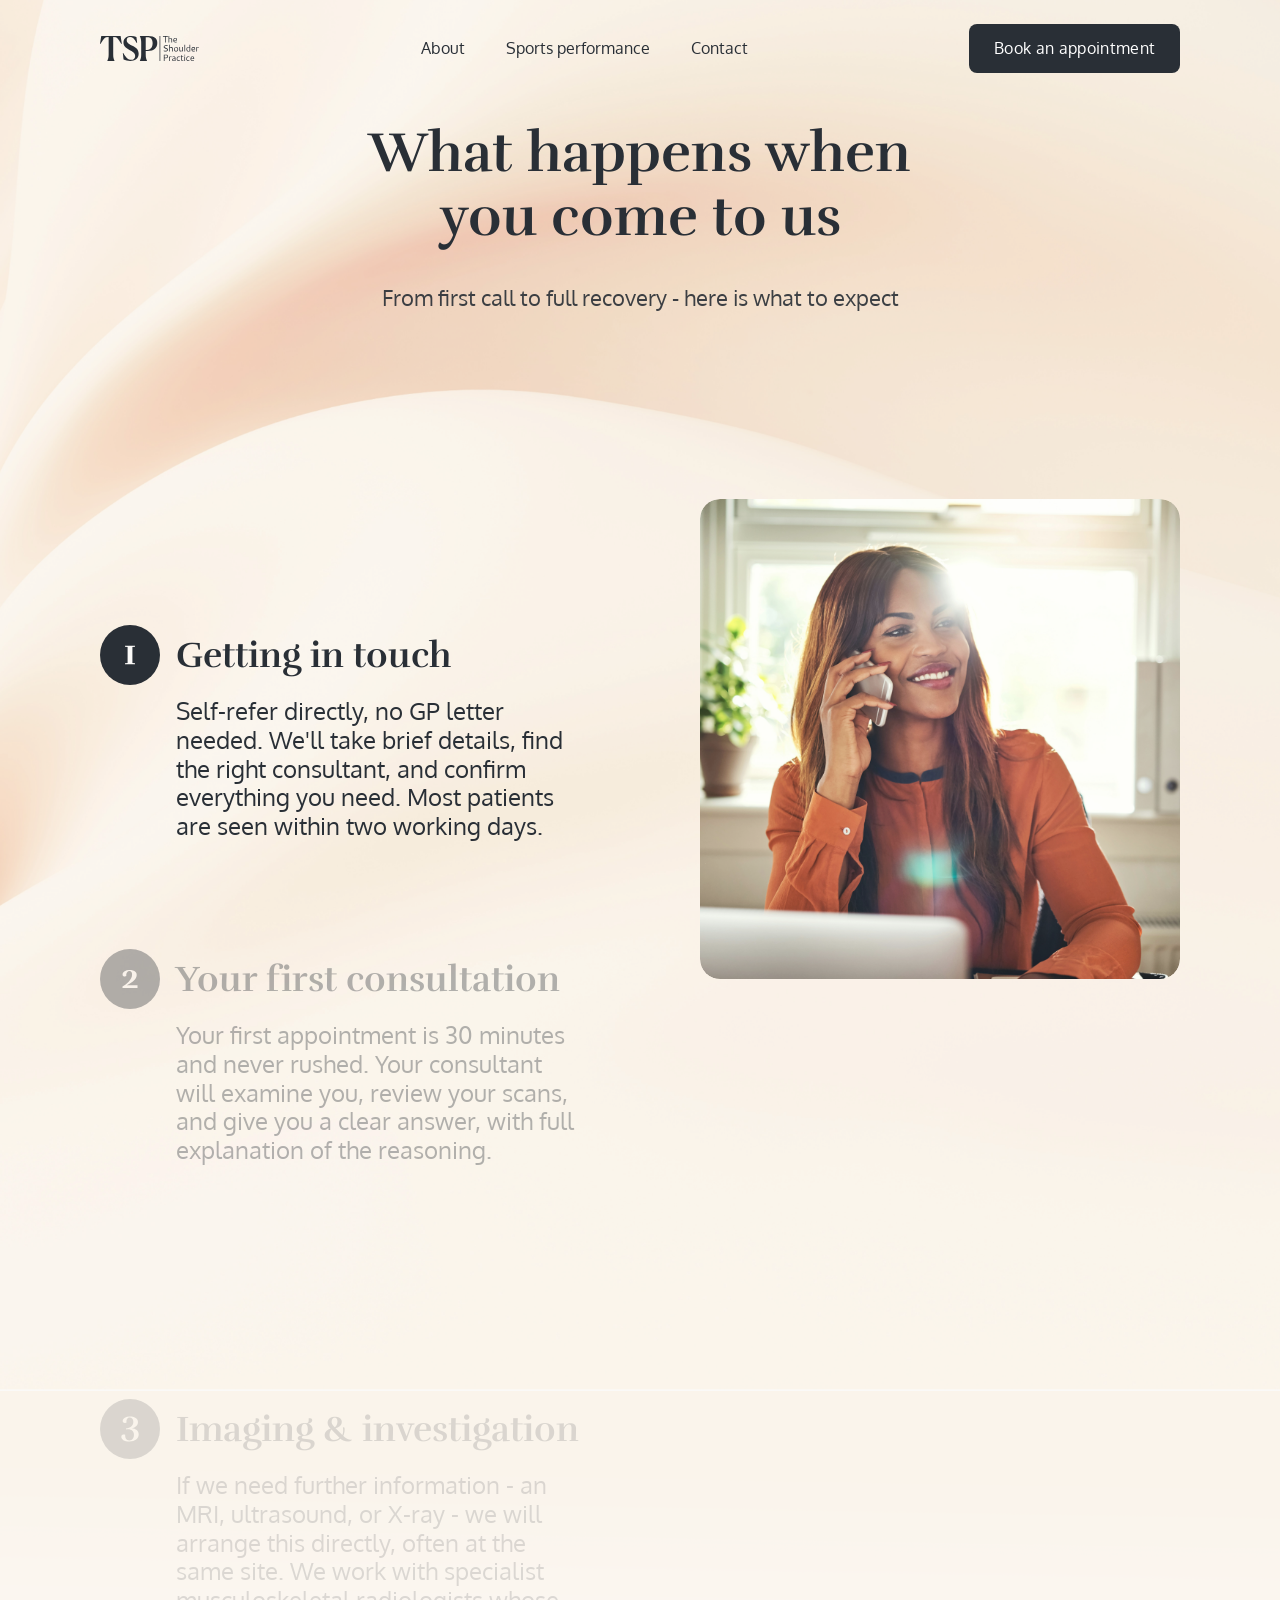
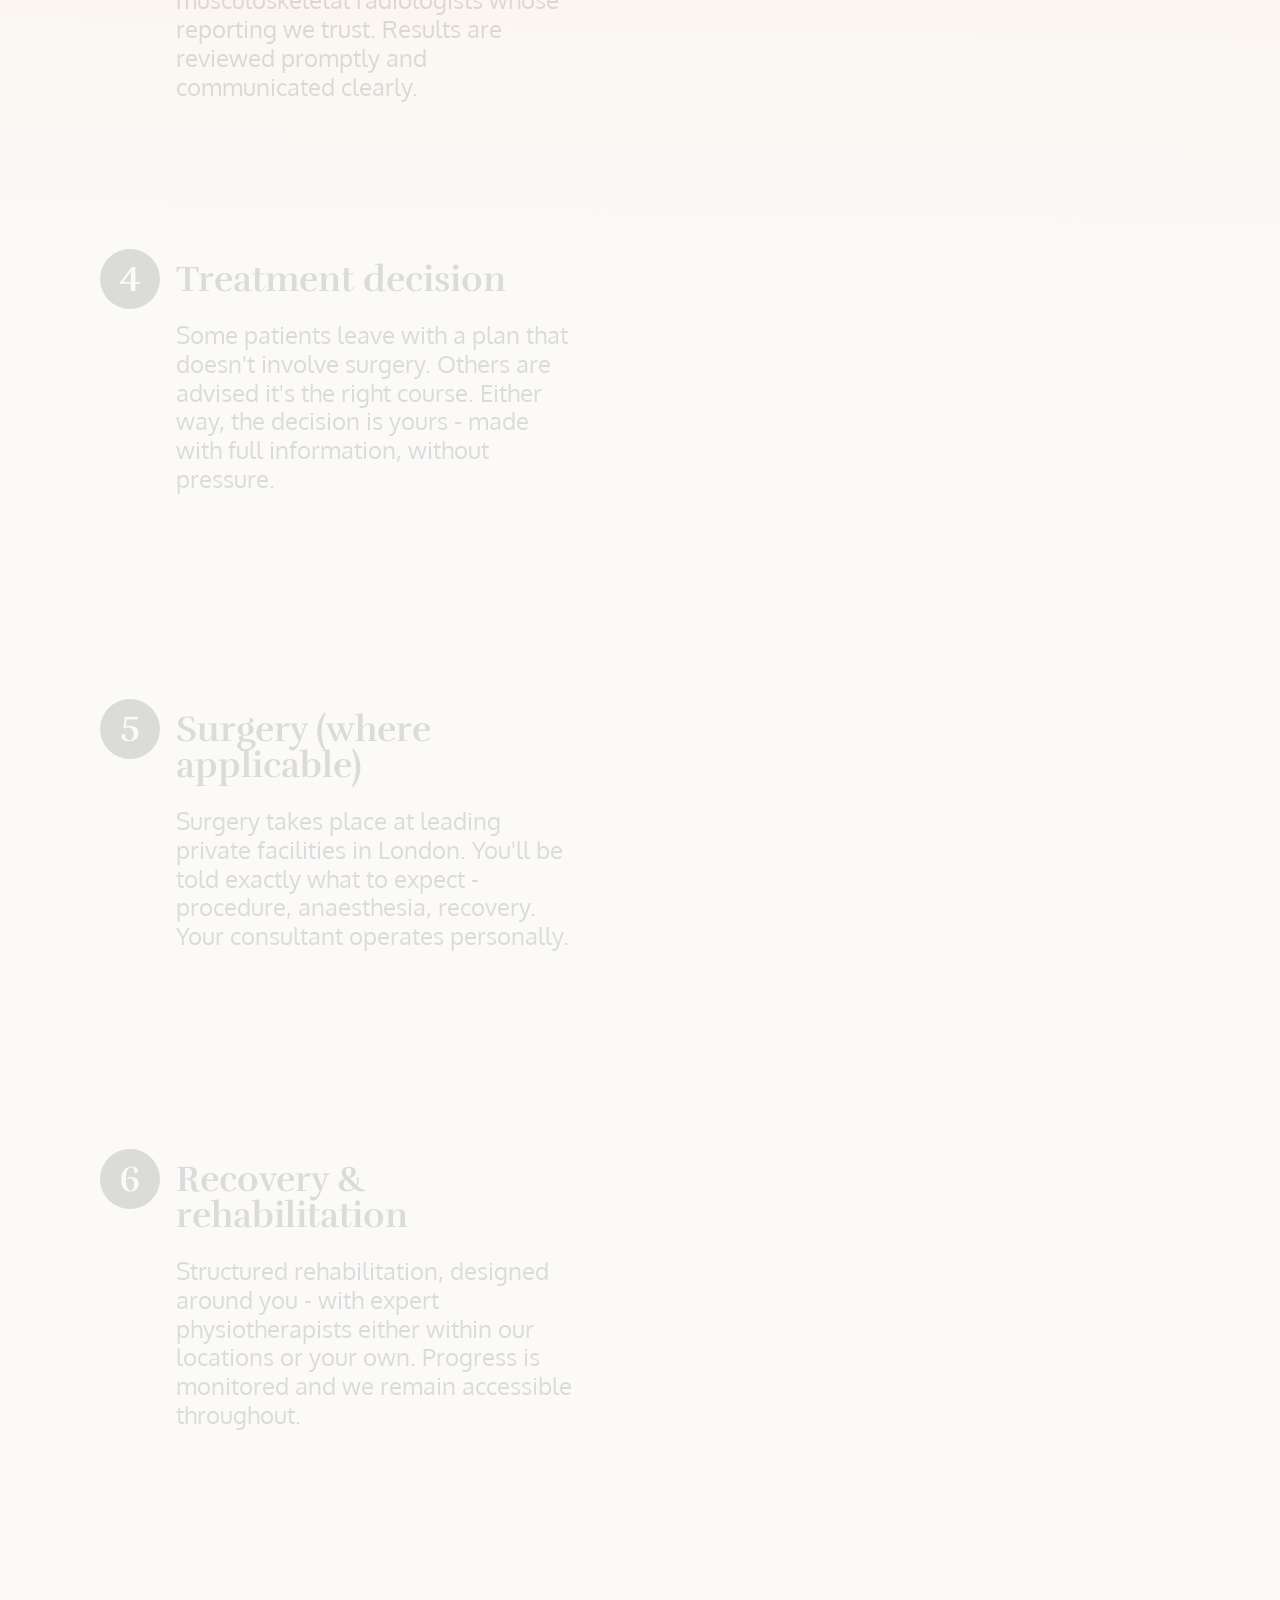
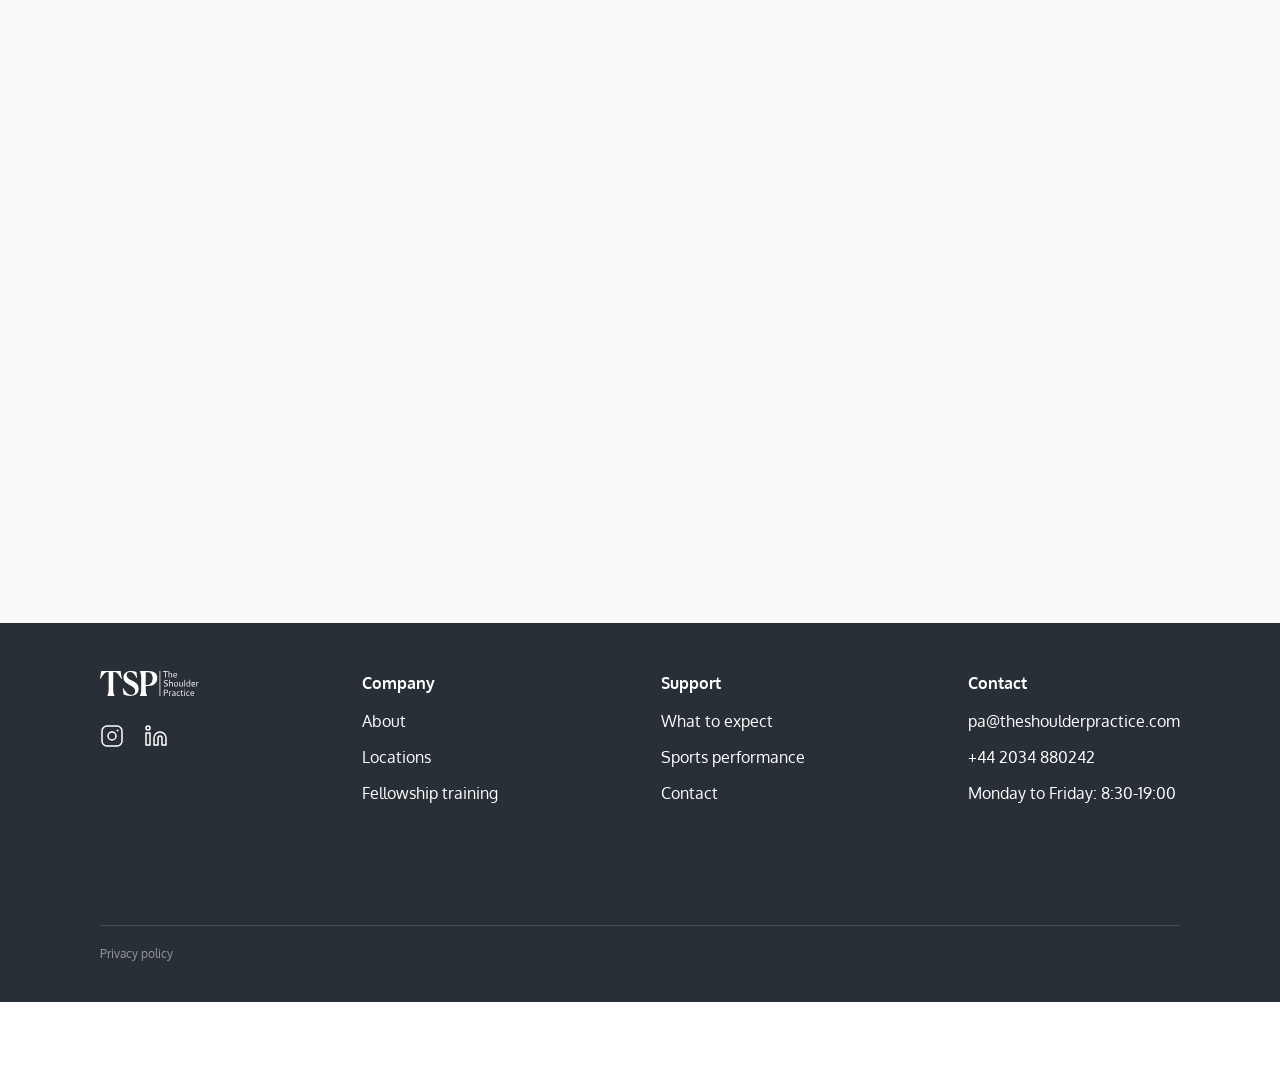
<file: what-to-expect.html>
<!DOCTYPE html>
<html lang="en">
<head>
  <meta charset="UTF-8">
  <meta name="viewport" content="width=device-width, initial-scale=1.0">
  <title>What to Expect - The Shoulder Practice</title>
  <link rel="preconnect" href="https://fonts.googleapis.com">
  <link rel="preconnect" href="https://fonts.gstatic.com" crossorigin>
  <link href="https://fonts.googleapis.com/css2?family=Rufina:wght@400;700&family=Oxygen:wght@300;400;700&display=swap" rel="stylesheet">
  <link rel="stylesheet" href="css/styles.css">
</head>
<body class="wte-page">

  <!-- NAVBAR -->
  <nav class="navbar" id="navbar">
    <div class="nav-inner">
      <a href="index.html" class="nav-logo-wrap">
        <img class="nav-logo" src="assets/logos/TSP_logo_dark.svg" alt="TSP">
      </a>
      <button class="nav-hamburger" id="nav-hamburger" aria-label="Toggle menu" aria-expanded="false">
        <span></span><span></span><span></span>
      </button>
      <div class="nav-links" id="nav-links">
        <a href="about2.html">About</a>
        <a href="sports.html">Sports performance</a>
        <a href="contact.html">Contact</a>
      </div>
      <button class="btn-dark nav-cta">Book an appointment</button>
    </div>
  </nav>

  <!-- PAGE HEADER (background spans navbar + title) -->
  <div class="wte-top-bg">
    <div class="wte-hero">
      <h1>What happens when you come to us</h1>
      <p>From first call to full recovery - here is what to expect</p>
    </div>
  </div>

  <!-- STEPS + STICKY IMAGE -->
  <section class="wte-body">

    <div class="wte-steps" id="wte-steps">

      <div class="wte-step active" data-step="0">
        <img src="assets/icons/1.svg" alt="Step 1" class="wte-num">
        <div class="wte-step-content">
          <h3>Getting in touch</h3>
          <p>Self-refer directly, no GP letter needed. We'll take brief details, find the right consultant, and confirm everything you need. Most patients are seen within two working days.</p>
          <img src="assets/images/step1.png" alt="Getting in touch" class="wte-step-img">
        </div>
      </div>

      <div class="wte-step" data-step="1">
        <img src="assets/icons/2.svg" alt="Step 2" class="wte-num">
        <div class="wte-step-content">
          <h3>Your first consultation</h3>
          <p>Your first appointment is 30 minutes and never rushed. Your consultant will examine you, review your scans, and give you a clear answer, with full explanation of the reasoning.</p>
          <img src="assets/images/step2.png" alt="Your first consultation" class="wte-step-img">
        </div>
      </div>

      <div class="wte-step" data-step="2">
        <img src="assets/icons/3.svg" alt="Step 3" class="wte-num">
        <div class="wte-step-content">
          <h3>Imaging &amp; investigation</h3>
          <p>If we need further information - an MRI, ultrasound, or X-ray - we will arrange this directly, often at the same site. We work with specialist musculoskeletal radiologists whose reporting we trust. Results are reviewed promptly and communicated clearly.</p>
          <img src="assets/images/step3.png" alt="Imaging and investigation" class="wte-step-img">
        </div>
      </div>

      <div class="wte-step" data-step="3">
        <img src="assets/icons/4.svg" alt="Step 4" class="wte-num">
        <div class="wte-step-content">
          <h3>Treatment decision</h3>
          <p>Some patients leave with a plan that doesn't involve surgery. Others are advised it's the right course. Either way, the decision is yours - made with full information, without pressure.</p>
          <img src="assets/images/step4.png" alt="Treatment decision" class="wte-step-img">
        </div>
      </div>

      <div class="wte-step" data-step="4">
        <img src="assets/icons/5.svg" alt="Step 5" class="wte-num">
        <div class="wte-step-content">
          <h3>Surgery (where applicable)</h3>
          <p>Surgery takes place at leading private facilities in London. You'll be told exactly what to expect - procedure, anaesthesia, recovery. Your consultant operates personally.</p>
          <img src="assets/images/step5.png" alt="Surgery" class="wte-step-img">
        </div>
      </div>

      <div class="wte-step" data-step="5">
        <img src="assets/icons/6.svg" alt="Step 6" class="wte-num">
        <div class="wte-step-content">
          <h3>Recovery &amp; rehabilitation</h3>
          <p>Structured rehabilitation, designed around you - with expert physiotherapists either within our locations or your own. Progress is monitored and we remain accessible throughout.</p>
          <img src="assets/images/step6.png" alt="Recovery and rehabilitation" class="wte-step-img">
        </div>
      </div>

    </div>

    <!-- Sticky image panel (desktop only) -->
    <div class="wte-image-panel" aria-hidden="true">
      <img src="assets/images/step1.png" alt="" class="wte-img active">
      <img src="assets/images/step2.png" alt="" class="wte-img">
      <img src="assets/images/step3.png" alt="" class="wte-img">
      <img src="assets/images/step4.png" alt="" class="wte-img">
      <img src="assets/images/step5.png" alt="" class="wte-img">
      <img src="assets/images/step6.png" alt="" class="wte-img">
    </div>

  </section>

  <!-- CTA BAND -->
  <section class="about-cta">
    <div class="about-cta-content scroll-reveal">
      <p class="wte-cta-tagline">We're here whenever you're ready, even if that's just to talk</p>
      <button class="btn-dark">Book an appointment</button>
    </div>
  </section>

  <!-- DARK FOOTER -->
  <footer class="footer-dark">
    <div class="footer-dark-inner">
      <div class="footer-logo-col">
        <img src="assets/logos/TSP_logo_dark.svg" alt="TSP" class="footer-logo">
        <div class="socials">
          <a href="#" aria-label="Instagram">
            <svg width="24" height="24" viewBox="0 0 24 24" fill="none">
              <rect x="2" y="2" width="20" height="20" rx="5" stroke="white" stroke-width="1.5"/>
              <circle cx="12" cy="12" r="4" stroke="white" stroke-width="1.5"/>
              <circle cx="17.5" cy="6.5" r="1" fill="white"/>
            </svg>
          </a>
          <a href="#" aria-label="LinkedIn">
            <svg width="24" height="24" viewBox="0 0 24 24" fill="none">
              <path d="M16 8a6 6 0 016 6v7h-4v-7a2 2 0 00-2-2 2 2 0 00-2 2v7h-4v-7a6 6 0 016-6zM2 9h4v12H2z" stroke="white" stroke-width="1.5" stroke-linejoin="round"/>
              <circle cx="4" cy="4" r="2" stroke="white" stroke-width="1.5"/>
            </svg>
          </a>
        </div>
      </div>
      <div class="footer-dark-col">
        <p class="footer-dark-heading">Company</p>
        <a href="about2.html">About</a>
        <a href="locations.html">Locations</a>
        <a href="fellowship.html">Fellowship training</a>
      </div>
      <div class="footer-dark-col">
        <p class="footer-dark-heading">Support</p>
        <a href="what-to-expect.html">What to expect</a>
        <a href="sports.html">Sports performance</a>
        <a href="contact.html">Contact</a>
      </div>
      <div class="footer-dark-col">
        <p class="footer-dark-heading">Contact</p>
        <a href="mailto:pa@theshoulderpractice.com">pa@theshoulderpractice.com</a>
        <a href="tel:+442034880242">+44 2034 880242</a>
        <p>Monday to Friday: 8:30-19:00</p>
      </div>
    </div>
    <div class="footer-bottom">
      <div class="footer-divider-line"></div>
      <a href="#" class="footer-privacy">Privacy policy</a>
    </div>
  </footer>

  <script src="js/what-to-expect.js"></script>
</body>
</html>
</file>
<file: css/styles.css>
/* ── Reset ─────────────────────────────────────────────────── */
*, *::before, *::after { box-sizing: border-box; margin: 0; padding: 0; }

html {
  scroll-behavior: smooth;
  scroll-padding-top: var(--nav-h);
}

:root {
  --bg:     #fbfaf8;
  --dark:   #292f36;
  --text:   #292f36;
  --muted:  #878787;
  --blue:   rgba(109, 152, 186, 0.18);
  --px:     clamp(24px, 7.8vw, 100px);
  --serif:  'Rufina', serif;
  --sans:   'Oxygen', sans-serif;
  --radius: 14px;
  --ease:   cubic-bezier(.22,.68,0,1.1);
  --nav-h:  76px;
}

body {
  font-family: var(--sans);
  color: var(--text);
  background: var(--bg);
  overflow-x: hidden;
}

img    { display: block; max-width: 100%; }
a      { text-decoration: none; color: inherit; }
button { font-family: var(--sans); cursor: pointer; border: none; background: none; }

/* Global heading defaults - individual classes may override size/color */
h1, h2, h3 {
  font-family: var(--serif);
  color: var(--dark);
}


/* ── Typography helpers ──────────────────────────────────────── */
.label {
  font-weight: 700;
  font-size: 16px;
  line-height: 1.2;
  color: var(--dark);
}

.section-heading {
  font-family: var(--serif);
  font-weight: 700;
  font-size: clamp(28px, 3.5vw, 46px);
  line-height: 1.1;
  color: var(--dark);
}

.section-heading.center { text-align: center; }

/* "Our locations" carousel heading on homepage - 56px to match design */
#locations .section-heading {
  font-size: clamp(36px, 4.4vw, 56px);
}
.section-padded { padding: 0 var(--px); }


/* ── Buttons ─────────────────────────────────────────────────── */
.btn-dark {
  background: var(--dark);
  color: #fff;
  padding: 14px 24px;
  border-radius: 8px;
  font-size: 16px;
  line-height: 1.2;
  letter-spacing: 0.32px;
  white-space: nowrap;
  transition: background 0.22s, transform 0.18s, box-shadow 0.2s;
}
.btn-dark:hover {
  background: #1b2027;
}
.btn-dark:active { }

.btn-outline {
  border: 1.5px solid var(--text);
  color: var(--text);
  padding: 8px 20px;
  border-radius: 8px;
  font-size: 14px;
  line-height: 1.2;
  letter-spacing: 0.28px;
  background: transparent;
  transition: background 0.22s, color 0.22s;
  display: inline-block;
  white-space: nowrap;
  width: auto;
  align-self: flex-start;
}
.btn-outline:hover { background: var(--dark); color: #fff; }

.btn-outline-dark {
  border: 1.5px solid var(--dark);
  color: var(--dark);
  padding: 14px 24px;
  border-radius: 8px;
  font-size: 16px;
  letter-spacing: 0.32px;
  background: transparent;
  transition: background 0.22s, color 0.22s, transform 0.18s, box-shadow 0.2s;
}
.btn-outline-dark:hover {
  background: var(--dark);
  color: #fff;
  transform: translateY(-1px);
  box-shadow: 0 6px 20px rgba(41,47,54,0.18);
}


/* ── NAVBAR ──────────────────────────────────────────────────── */
.navbar {
  position: fixed;
  top: 0;
  left: 0;
  right: 0;
  z-index: 100;
  background: transparent;
  padding: 0;
  transition: background 0.4s ease, box-shadow 0.4s ease;
  isolation: isolate;
}

.navbar.scrolled {
  background: rgba(255,255,255,0.44);
  backdrop-filter: blur(20px);
  -webkit-backdrop-filter: blur(20px);
  }

.nav-inner {
  display: flex;
  align-items: center;
  justify-content: space-between;
  padding: 24px var(--px) 16px;
  gap: 24px;
}

/* Logo */
.nav-logo-wrap { display: flex; flex-shrink: 0; }
.nav-logo      { height: 25px; width: auto; display: block; }

/* Transparent navbar over dark hero (index homepage only) - match white nav links */
body:not(.about-page):not(.about2-page):not(.contact-page):not(.wte-page):not(.conditions-page):not(.bio-page) .navbar:not(.scrolled) .nav-logo {
  filter: brightness(0) invert(1);
}

/* Links */
.nav-links {
  display: flex;
  gap: clamp(20px, 3.2vw, 48px);
  align-items: center;
}

.nav-links a {
  color: #fff;
  font-size: 16px;
  line-height: 1.2;
  position: relative;
  transition: opacity 0.2s;
}

.nav-links a::after {
  content: '';
  position: absolute;
  bottom: -2px; left: 0; right: 0;
  height: 1px;
  background: currentColor;
  transform: scaleX(0);
  transform-origin: center;
  transition: transform 0.22s ease;
}

.nav-links a:hover { opacity: 0.72; }
.nav-links a:hover::after { transform: scaleX(1); }

/* Scrolled state - dark links */
.navbar.scrolled .nav-links a { color: var(--dark); }

/* CTA button - always navy */
.nav-cta {
  background: var(--dark) !important;
  border: 1.5px solid transparent;
  color: #fff !important;
  box-shadow: none !important;
  transition: background 0.22s ease, transform 0.18s, box-shadow 0.2s;
}
.nav-cta:hover {
  background: #1b2027 !important;
}

/* Hamburger */
.nav-hamburger {
  display: none;
  flex-direction: column;
  gap: 5px;
  width: 28px;
  padding: 3px 0;
  z-index: 10;
}

.nav-hamburger span {
  display: block;
  height: 1.5px;
  background: #fff;
  border-radius: 2px;
  transform-origin: center;
  transition: transform 0.32s ease, opacity 0.22s ease, background 0.4s ease;
}

.navbar.scrolled .nav-hamburger span { background: var(--dark); }

.nav-hamburger.open span:nth-child(1) { transform: translateY(6.5px) rotate(45deg); }
.nav-hamburger.open span:nth-child(2) { opacity: 0; transform: scaleX(0); }
.nav-hamburger.open span:nth-child(3) { transform: translateY(-6.5px) rotate(-45deg); }


/* ── HERO ────────────────────────────────────────────────────── */
.hero {
  position: relative;
  height: 100vh;
  min-height: 620px;
  max-height: 960px;
  display: flex;
  align-items: center;
  justify-content: center;
  overflow: hidden;
}

.hero-bg       { position: absolute; inset: 0; }
.hero-bg > video {
  width: 100%;
  height: 100%;
  object-fit: cover;
  object-position: center center;
}

.hero-overlay {
  position: absolute;
  inset: 0;
  background: rgba(41,47,54,0.18);
  backdrop-filter: blur(14px);
  -webkit-backdrop-filter: blur(14px);
}

.hero-content {
  position: relative;
  z-index: 1;
  width: min(620px, 90%);
  display: flex;
  flex-direction: column;
  align-items: center;
  gap: 32px;
  text-align: center;
  color: var(--bg);
  animation: fadeUp 1s var(--ease) 0.1s both;
  margin: 0 auto;
}

.hero-content h1,
.hero-content p {
  text-align: center;
  width: 100%;
}

.hero-content h1 {
  font-family: var(--serif);
  font-weight: 700;
  font-size: clamp(32px, 4.4vw, 56px);
  line-height: 1.15;
  color: var(--bg);
}

.hero-content > p {
  font-size: clamp(16px, 1.8vw, 22px);
  line-height: 1.5;
  opacity: 0.9;
}



/* ── CONTENT CARD ────────────────────────────────────────────── */
.home-sheet {
  position: relative;
  z-index: 1;
  margin-top: -110px;
  border-radius: 40px 40px 0 0;
  overflow: hidden;
  background: url('../assets/images/background_bottompattern.png?v=2') center bottom / cover no-repeat var(--bg);
}

.content-card {
  padding: 80px var(--px) 100px;
  display: flex;
  flex-direction: column;
  gap: 120px;
}


/* ── STATS ───────────────────────────────────────────────────── */
.stats-section { display: flex; flex-direction: column; gap: 52px; }

.stats-block {
  display: flex;
  flex-direction: column;
  gap: 36px;
}

.stats-block h2 {
  font-family: var(--serif);
  font-weight: 700;
  font-size: clamp(26px, 3.3vw, 44px);
  line-height: 1.2;
  color: var(--dark);
  max-width: 524px;
}

.stats-grid {
  display: grid;
  grid-template-columns: repeat(4, 1fr);
  gap: 32px;
  align-items: start;
}

.stat {
  display: flex;
  flex-direction: column;
  gap: 0;
  justify-content: flex-start;
}

.stat-n {
  font-family: var(--serif);
  font-weight: 700;
  font-size: clamp(44px, 5.5vw, 68px);
  line-height: 1;
  color: var(--dark);
  display: block;
  margin-bottom: 10px;
}

.stat-l { font-size: 16px; line-height: 1.5; color: var(--text); margin-bottom: 0; }
.stat-l--nowrap { white-space: nowrap; }


/* ── SERVICES ────────────────────────────────────────────────── */
.services-block { display: flex; flex-direction: column; gap: 32px; }

.divider { height: 1px; background: rgba(25,25,25,0.12); }

.services-grid {
  display: grid;
  grid-template-columns: repeat(4, 1fr);
  gap: 32px;
}

.service {
  display: flex;
  flex-direction: column;
  gap: 16px;
  opacity: 0;
  transform: translateY(24px);
  transition: opacity 0.55s ease, transform 0.55s ease;
}

.service.visible { opacity: 1; transform: translateY(0); }

.svc-icon {
  width: 40px;
  height: 40px;
  object-fit: contain;
}

.service h3 { font-family: var(--sans); font-size: clamp(16px, 1.6vw, 24px); font-weight: 700; line-height: 1.2; color: var(--text); }
.service p  { font-size: 16px; line-height: 1.5; color: var(--text); }


/* ── EXPERTISE ───────────────────────────────────────────────── */
.expertise {
  position: relative;
  overflow: hidden;
  background: #dde6ec;
  /* Fixed height keeps the section stable when switching tabs */
  height: 660px;
}

.expertise-bg { position: absolute; inset: 0; }

.exp-bg {
  position: absolute;
  inset: 0;
  width: 100%;
  height: 100%;
  object-fit: cover;
  object-position: right center;
  opacity: 0;
  transition: opacity 0.65s cubic-bezier(.4,0,.2,1);
}

.exp-bg.active { opacity: 1; }

.expertise-content {
  position: relative;
  z-index: 1;
  padding: 72px var(--px);
  max-width: min(560px, 58%);
  height: 100%;
  display: flex;
  flex-direction: column;
  gap: 40px;
}

.exp-nav {
  display: flex;
  flex-direction: column;
  gap: 20px;
}

.exp-tab {
  font-family: var(--serif);
  font-weight: 700;
  font-size: clamp(26px, 3.4vw, 44px);
  line-height: 1;
  color: var(--muted);
  text-align: left;
  transition: color 0.28s ease;
  cursor: pointer;
  padding: 0;
  /* Fixed height so switching tabs never shifts layout */
  display: block;
}

.exp-tab:hover:not(.active) { color: rgba(25,25,25,0.45); }

.exp-tab.active { color: var(--dark); cursor: default; }

.exp-desc {
  font-size: clamp(15px, 1.45vw, 17px);
  line-height: 1.7;
  color: var(--dark);
  display: flex;
  flex-direction: column;
  gap: 14px;
  transition: opacity 0.28s ease;
}

.exp-desc.fading { opacity: 0; }


/* ── CAROUSEL SECTIONS ───────────────────────────────────────── */
.carousel-section {
  display: flex;
  flex-direction: column;
  gap: 36px;
  padding: 120px 0;
}

/* Heading row */
.carousel-header {
  display: block;
}

.carousel-header .section-heading {
  max-width: 524px;
}

.carousel-header--spaced {
  display: flex;
  align-items: center;
  justify-content: space-between;
}

.carousel-header-actions {
  display: flex;
  align-items: center;
  gap: 12px;
}

/* Tertiary text-only button (matches navbar link style) */
.btn-text {
  font-family: var(--sans);
  font-size: 16px;
  color: var(--dark);
  background: none;
  border: none;
  padding: 0;
  cursor: pointer;
  text-decoration: none;
  position: relative;
  transition: opacity 0.2s;
}

.btn-text::after {
  content: '';
  position: absolute;
  bottom: -2px; left: 0; right: 0;
  height: 1px;
  background: currentColor;
  transform: scaleX(0);
  transform-origin: center;
  transition: transform 0.22s ease;
}

.btn-text:hover { opacity: 0.72; }
.btn-text:hover::after { transform: scaleX(1); }

/* Controls sit below the track */
.carousel-controls {
  display: flex;
  gap: 12px;
  align-items: center;
  justify-content: flex-end;
  padding: 0 var(--px);
}

/* Arrow buttons */
.c-btn {
  width: 48px;
  height: 48px;
  display: flex;
  align-items: center;
  justify-content: center;
  border-radius: 50%;
  flex-shrink: 0;
  padding: 0;
  background: none;
  border: none;
  transition: opacity 0.2s, transform 0.18s ease;
}

.c-btn img         { width: 48px; height: 48px; display: block; }
.c-btn.c-prev img  { transform: rotate(180deg); }
.c-btn:hover       { transform: scale(1.08); }
.c-btn.c-prev:hover img { transform: rotate(180deg) scale(1.08); }

/* Disabled: transparent circle with dark border + dark arrow */
.c-btn:disabled {
  --fill-0: transparent;
  --stroke-0: var(--dark);
  border: 1px solid var(--dark);
  opacity: 1;
  transform: none;
  cursor: not-allowed;
}
.c-btn.c-prev:disabled img { transform: rotate(180deg); }

/* Track */
.carousel-clip {
  width: 100%;
  overflow: hidden;
  cursor: grab;
  user-select: none;
}

.carousel-clip.grabbing { cursor: grabbing; }

.carousel-track {
  display: flex;
  gap: 20px;
  padding: 16px 0 8px;   /* top padding gives cards room to translateY up without clipping */
  overflow-x: auto;
  scroll-behavior: smooth;
  scrollbar-width: none;
  -ms-overflow-style: none;
  scroll-snap-type: x mandatory;
  scroll-padding-left: var(--px);
}

.carousel-track::-webkit-scrollbar { display: none; }

/* Left spacer - keeps first card aligned with heading inside overflow:hidden */
.carousel-track::before {
  content: '';
  display: block;
  min-width: var(--px);
  flex-shrink: 0;
}

/* Right spacer - mirrors left so last card has equal breathing room */
.carousel-track::after {
  content: '';
  display: block;
  min-width: var(--px);
  flex-shrink: 0;
}


/* ── TEAM CARDS ──────────────────────────────────────────────── */
.team-card {
  position: relative;
  width: clamp(260px, 27vw, 360px);
  height: 460px;
  flex-shrink: 0;
  border-radius: var(--radius);
  overflow: hidden;
  scroll-snap-align: start;
  cursor: default;
}

.team-photo {
  position: absolute;
  inset: 0;
  border-radius: var(--radius);
  overflow: hidden;
  background: #dae3ea; /* fallback while image loads */
}

.team-photo img {
  width: 100%;
  height: 100%;
  object-fit: cover;
  object-position: top;
}

/* Glass info panel - all corners rounded */
.team-info {
  position: absolute;
  bottom: 0; left: 0; right: 0;
  height: 198px;
  background: rgba(255,255,255,0.44);
  backdrop-filter: blur(20px);
  -webkit-backdrop-filter: blur(20px);
  border-radius: var(--radius);        /* all 4 corners */
  padding: 18px 18px 18px 18px;
  display: flex;
  flex-direction: column;
  gap: 18px;
  justify-content: flex-start;
}

.team-info .btn-outline { margin-top: auto; }

.team-name  { font-size: 20px; line-height: 1.2; color: var(--dark); }
.team-title { font-weight: 700; font-size: 16px; line-height: 1.3; color: var(--dark); }
.team-hosp  { font-size: 16px; line-height: 1.3; color: var(--dark); margin-top: 2px; }


/* ── REVIEW ──────────────────────────────────────────────────── */
.review {
  background: var(--blue);
  padding: 120px var(--px);
  display: flex;
  flex-direction: column;
  gap: 36px;
  align-items: center;
  text-align: center;
}

.review-body {
  display: flex;
  flex-direction: column;
  gap: 18px;
  align-items: center;
  max-width: 680px;
}

.stars-img { height: 22px; width: auto; }

.review-body blockquote {
  font-size: clamp(17px, 1.9vw, 24px);
  line-height: 1.5;
  font-style: normal;
  color: var(--dark);
}

.review-author { font-size: 16px; color: var(--muted); }


/* ── LOCATION CARDS ──────────────────────────────────────────── */
.loc-card {
  position: relative;
  cursor: default;
  width: clamp(260px, 27vw, 360px);
  height: 400px;
  flex-shrink: 0;
  border-radius: var(--radius);
  overflow: hidden;
  scroll-snap-align: start;
  transform: translateZ(0);
  background-size: cover;
  background-position: center;
}



.loc-card > img {
  position: absolute;
  inset: 0;
  width: 100%;
  height: 100%;
  object-fit: cover;
  object-position: center;
}

.loc-overlay {
  position: absolute;
  inset: 0;
  background: rgba(255,255,255,0.28);
  backdrop-filter: blur(5px);
  -webkit-backdrop-filter: blur(5px);
  padding: 28px 20px;
  display: flex;
  flex-direction: column;
  gap: 14px;
}

.loc-name { font-size: clamp(16px, 1.6vw, 22px); line-height: 1.3; color: var(--dark); }
.loc-addr { font-size: 14px; line-height: 1.6; text-decoration: underline; color: var(--dark); }


/* ── FEATURED IN ─────────────────────────────────────────────── */
.featured {
  padding: 120px 0;
  display: flex;
  flex-direction: column;
  gap: 48px;
  align-items: center;
}

.featured .section-heading { padding: 0 var(--px); }

.featured-track {
  width: 100%;
  overflow: hidden;
  padding: 8px 0;
  -webkit-mask-image: linear-gradient(
    to right,
    transparent 0%,
    black 10%,
    black 90%,
    transparent 100%
  );
  mask-image: linear-gradient(
    to right,
    transparent 0%,
    black 10%,
    black 90%,
    transparent 100%
  );
}

.featured-logos {
  display: flex;
  gap: 80px;
  align-items: center;
  width: max-content;
  animation: marquee 55s linear infinite;
}

@keyframes marquee {
  from { transform: translateX(0); }
  to   { transform: translateX(-50%); }
}

.featured-logos img {
  height: 58px;
  width: auto;
  object-fit: contain;
  opacity: 0.45;
  filter: grayscale(1);
  flex-shrink: 0;
}

.featured-logos img[src*="livescience"] {
  height: 36px;
}


/* ── FOOTER ──────────────────────────────────────────────────── */
.footer { position: relative; overflow: hidden; }

.footer-bg { position: absolute; inset: 0; z-index: 0; }
.footer-bg > img { width: 100%; height: 100%; object-fit: cover; object-position: center top; }

.footer-gradient {
  position: absolute; inset: 0;
  background:
    linear-gradient(248deg, rgba(251,250,248,.82) 14%, rgba(251,250,248,0) 50%),
    linear-gradient(0deg,   rgba(251,250,248,1) 12%, rgba(251,250,248,0) 44%),
    linear-gradient(180deg, rgba(251,250,248,1) 0%,  rgba(251,250,248,0) 36%),
    rgba(251,250,248,0.16);
}

.footer-inner {
  position: relative;
  z-index: 1;
  display: flex;
  justify-content: space-between;
  align-items: flex-start;
  flex-wrap: wrap;
  gap: 48px;
  padding: 72px var(--px) 88px;
}

.footer-logo-col { display: flex; flex-direction: column; gap: 28px; }
.footer-logo     { height: 25px; width: auto; display: block; }

/* Dark-background footers: invert logo to near-white */
.footer-dark     .footer-logo { filter: brightness(0) invert(1); }
.contact-footer  .footer-logo { filter: brightness(0) invert(1); }

.socials { display: flex; gap: 20px; align-items: center; }
.socials a { display: flex; transition: opacity 0.2s, transform 0.2s; }
.socials a:hover { opacity: 0.55; transform: translateY(-2px); }
.socials img, .socials svg { width: 24px; height: 24px; }

.footer-col {
  display: flex;
  flex-direction: column;
  gap: 12px;
  font-size: 16px;
  line-height: 1.5;
  color: var(--dark);
}

.footer-heading { font-weight: 700; margin-bottom: 2px; }
.footer-col a:hover { opacity: 0.65; text-decoration: underline; }

.footer-bottom {
  padding: 0 var(--px) 40px;
}

.footer-divider-line {
  height: 1px;
  background: rgba(41,47,54,0.12);
  margin-bottom: 16px;
}

.footer-privacy {
  font-size: 12px;
  color: var(--muted);
}

.footer-privacy:hover { opacity: 0.65; }


/* ── ANIMATIONS ──────────────────────────────────────────────── */
@keyframes fadeUp {
  from { opacity: 0; transform: translateY(40px); }
  to   { opacity: 1; transform: translateY(0); }
}


@keyframes slideDown {
  from { opacity: 0; transform: translateY(-6px); }
  to   { opacity: 1; transform: translateY(0); }
}

.scroll-reveal {
  opacity: 0;
  transform: translateY(28px);
  transition: opacity 0.85s var(--ease), transform 0.85s var(--ease);
}

.scroll-reveal.visible { opacity: 1; transform: translateY(0); }


/* ── HEADING BLUR-IN ──────────────────────────────────────── */
h1.heading-blur-in,
h2.heading-blur-in,
h3.heading-blur-in {
  opacity: 0;
  filter: blur(8px);
  transition: opacity 0.7s ease-out, filter 0.7s ease-out;
}

h1.heading-blur-in.visible,
h2.heading-blur-in.visible,
h3.heading-blur-in.visible {
  opacity: 1;
  filter: blur(0);
}


/* ── BIO MODAL ───────────────────────────────────────────────── */



/* ── RESPONSIVE ──────────────────────────────────────────────── */

/* Large tablet */
@media (max-width: 1100px) {
  .services-grid { gap: 24px; }
  .expertise-content { max-width: 65%; }
  .expertise { height: 620px; }
}

/* Tablet */
@media (max-width: 860px) {
  .services-grid { grid-template-columns: repeat(2,1fr); }
  .expertise-content { max-width: 80%; }
  .exp-bg { object-position: 75% center; }
  .expertise { height: 580px; }
}

/* Mobile nav breakpoint */
@media (max-width: 900px) {
  .nav-links     { display: none; }
  .nav-cta       { display: none; }
  .nav-hamburger { display: flex; }

  /* Dropdown - positioned inside sticky nav, spans full width */
  .nav-links.mobile-open {
    display: flex;
    flex-direction: column;
    position: absolute;
    top: 100%; left: 0; right: 0;
    background: rgba(251,250,248,0.98);
    backdrop-filter: blur(22px);
    -webkit-backdrop-filter: blur(22px);
    border-bottom: 1px solid rgba(0,0,0,0.07);
    box-shadow: 0 8px 28px rgba(0,0,0,0.08);
    gap: 0;
    padding: 0;
    animation: slideDown 0.28s ease;
    /* No pill styling on mobile */
    background: var(--bg);
    border-radius: 0;
  }

  .nav-links.mobile-open a {
    color: var(--dark);
    font-size: 16px;
    padding: 16px var(--px);
    border-bottom: 1px solid rgba(0,0,0,0.06);
    width: 100%;
    opacity: 1 !important;
  }

  .nav-links.mobile-open a::after { display: none; }
}

/* Mobile - keep glass overlay on photo (same as desktop) */
@media (max-width: 768px) {
  .team-card {
    height: auto;
  }

  .team-photo {
    position: static;        /* static so card inherits its height */
    height: 320px;
    border-radius: var(--radius);
  }

  .team-info {
    position: absolute;      /* overlay bottom of photo, not below it */
    bottom: 0;
    left: 0;
    right: 0;
    height: 170px;
    border-radius: var(--radius);
    background: rgba(255,255,255,0.44);
    backdrop-filter: blur(20px);
    -webkit-backdrop-filter: blur(20px);
  }

  /* Expertise - prevent layout shift when switching tabs */
  .exp-desc { min-height: 140px; }
}

/* Small mobile */
@media (max-width: 600px) {
  /* Hero */
  .hero-content h1  { font-size: clamp(26px, 7vw, 36px); }

  /* Content card */
  .content-card { padding: 72px var(--px) 80px; gap: 64px; border-radius: 24px 24px 0 0; }

  /* Stats - 2 columns on mobile */
  .stats-grid { grid-template-columns: repeat(2, 1fr); gap: 24px; }

  /* Services - single column */
  .services-grid { grid-template-columns: 1fr; gap: 28px; }

  /* Expertise - let height be auto on mobile, background clips correctly */
  .expertise          { height: auto; }
  .expertise-content  { max-width: 100%; height: auto; padding: 48px var(--px) 56px; }
  .exp-bg             { object-position: right center; }
  .exp-tab            { font-size: clamp(22px, 6vw, 32px); }

  /* Carousels - cards fill most of screen so one is clearly visible */
  .team-card { width: calc(100vw - 2 * var(--px) - 20px); height: auto; }
  .loc-card  { width: calc(100vw - 2 * var(--px) - 20px); height: 340px; transform: translateZ(0); }

  /* Review */
  .review { padding: 80px var(--px); }

  /* Featured */
  .featured { padding: 80px 0; }

  /* Footer */
  .footer-inner { flex-direction: column; gap: 32px; }
  .footer-inner { padding: 56px var(--px) 64px; }
}

/* Very small phones */
@media (max-width: 390px) {
  .nav-inner { padding: 20px var(--px) 14px; }
  .stats-block h2 { font-size: 24px; }
}


/* ════════════════════════════════════════════════════════════
   ABOUT PAGE
   ════════════════════════════════════════════════════════════ */

/* Always-solid background on about page; box-shadow appears only on scroll via .scrolled */
.about-page .navbar { background: var(--bg); }
.about-page .navbar .nav-links a { color: var(--dark); }


/* ── Intro ─────────────────────────────────────────────────── */
.about-intro {
  padding: calc(var(--nav-h) + clamp(52px, 6vw, 76px)) var(--px) 0;
  background: var(--bg);
}

.about-heading {
  font-family: var(--serif);
  font-weight: 700;
  font-size: clamp(28px, 3.6vw, 46px);
  line-height: 1.2;
  color: var(--dark);
  max-width: 524px;
  margin-bottom: clamp(44px, 6vw, 76px);
}

.about-grid {
  display: grid;
  grid-template-columns: 1fr 1fr;
  grid-template-areas:
    "surgery  founded"
    "network  lab";
  column-gap: clamp(24px, 4vw, 56px);
  row-gap: clamp(36px, 5vw, 60px);
  align-items: start;
}

.about-img--surgery  { grid-area: surgery; }
.about-para-founded  { grid-area: founded; }
.about-para-network  { grid-area: network; }
.about-img--lab      { grid-area: lab; }

.about-body {
  font-size: clamp(15px, 1.6vw, 22px);
  line-height: 1.55;
  color: var(--text);
}

.about-img {
  width: 100%;
  display: block;
  object-fit: cover;
  border-radius: 20px;
}

.about-img--surgery {
  aspect-ratio: 424 / 434;
  max-height: 434px;
}

.about-img--lab {
  height: clamp(280px, 36vw, 490px);
}


/* ── Swimming image ─────────────────────────────────────────── */
.about-swimming {
  margin-top: 120px;
  height: clamp(220px, 30vw, 419px);
  overflow: hidden;
}

.about-swimming img {
  width: 100%;
  height: 100%;
  object-fit: cover;
  object-position: center 20%;
}


/* ── Our values ─────────────────────────────────────────────── */
.about-values {
  padding: 120px var(--px);
  display: flex;
  flex-direction: column;
  gap: clamp(28px, 3vw, 44px);
}

.values-grid {
  display: grid;
  grid-template-columns: repeat(4, 1fr);
  gap: 32px;
}

.value-card {
  display: flex;
  flex-direction: column;
  gap: 24px;
  opacity: 0;
  transform: translateY(24px);
  transition: opacity 0.55s ease, transform 0.55s ease;
}

.value-card.visible {
  opacity: 1;
  transform: translateY(0);
}

.value-icon {
  width: 40px;
  height: 40px;
  flex-shrink: 0;
  object-fit: contain;
}

.value-text {
  display: flex;
  flex-direction: column;
  gap: 12px;
}

.value-title {
  font-weight: 700;
  font-size: clamp(16px, 1.6vw, 24px);
  line-height: 1.2;
  color: var(--text);
}

.value-desc {
  font-size: 16px;
  line-height: 1.5;
  color: var(--text);
}


/* ── CTA band ───────────────────────────────────────────────── */
.about-cta {
  background: var(--bg);
  padding: 0 var(--px) 120px;
}

.about-cta-content {
  display: flex;
  flex-direction: column;
  align-items: center;
  justify-content: center;
  gap: 36px;
  width: 100%;
  text-align: center;
  padding: clamp(48px, 6vw, 80px) var(--px);
  min-height: clamp(300px, 30vw, 394px);
  background:
    linear-gradient(to bottom, var(--bg) 0%, transparent 18%),
    url('../assets/images/hands.png') center/cover no-repeat;
  border-radius: 20px;
}

.about-cta-content .section-heading {
  max-width: 524px;
  width: 100%;
}

.wte-cta-tagline {
  font-family: var(--serif);
  font-weight: 700;
  font-size: 36px;
  line-height: 1.15;
  color: var(--dark);
  text-align: center;
  max-width: 600px;
}


/* ── Dark footer ────────────────────────────────────────────── */
.footer-dark {
  background: var(--dark);
  color: #fff;
}

.footer-dark-inner {
  display: flex;
  justify-content: space-between;
  align-items: flex-start;
  flex-wrap: wrap;
  gap: 48px;
  padding: 48px var(--px) 120px;
}

.footer-dark .footer-logo-col { display: flex; flex-direction: column; gap: 28px; }
.footer-dark .footer-logo     { height: 25px; width: auto; }

.footer-dark .socials a { display: flex; transition: opacity 0.2s, transform 0.2s; }
.footer-dark .socials a:hover { opacity: 0.55; transform: translateY(-2px); }

.footer-dark-col {
  display: flex;
  flex-direction: column;
  gap: 12px;
  font-size: 16px;
  line-height: 1.5;
  color: #fff;
}

.footer-dark-heading { font-weight: 700; margin-bottom: 2px; }

.footer-dark-col a {
  color: #fff;
  transition: opacity 0.2s;
}

.footer-dark-col a:hover { opacity: 0.65; text-decoration: underline; }

.footer-dark .footer-bottom {
  padding: 0 var(--px) 40px;
}

.footer-dark .footer-divider-line {
  background: rgba(255,255,255,0.15);
}

.footer-dark .footer-privacy {
  color: rgba(255,255,255,0.5);
}


/* ── About responsive ───────────────────────────────────────── */
@media (max-width: 1100px) {
  .values-grid { gap: 24px; }
}

@media (max-width: 860px) {
  .about-grid {
    grid-template-columns: 1fr;
    grid-template-areas:
      "founded"
      "surgery"
      "network"
      "lab";
  }
  .values-grid { grid-template-columns: repeat(2, 1fr); }
}

@media (max-width: 600px) {
  .about-intro { padding-top: calc(var(--nav-h) + 36px); }
  .about-heading { margin-bottom: 32px; }
  .about-img--surgery { aspect-ratio: 4 / 3; max-height: 280px; }
  .about-img--lab { height: 260px; }
  .about-swimming { height: 200px; }
  .about-cta { padding: 0; }
  .about-cta-content { border-radius: 0; }
  .values-grid { grid-template-columns: 1fr; gap: 28px; }
  .footer-dark-inner { flex-direction: column; gap: 32px; padding: 56px var(--px) 64px; }
}

@media (max-width: 390px) {
  .about-heading { font-size: 26px; }
}


/* ════════════════════════════════════════════════════════════════
   LOCATIONS PAGE
   ════════════════════════════════════════════════════════════════ */

/* Transparent navbar initially; solid on scroll */
.locations-page .navbar { background: transparent; }
.locations-page .navbar.scrolled { background: rgba(255,255,255,0.44); backdrop-filter: blur(20px); -webkit-backdrop-filter: blur(20px); }
.locations-page .navbar:not(.scrolled) .nav-links a { color: #fff; }
.locations-page .navbar.scrolled .nav-links a { color: var(--dark); }
.locations-page .navbar:not(.scrolled) .nav-hamburger span { background: #fff; }
.locations-page .navbar.scrolled .nav-hamburger span { background: var(--dark); }

/* ── Page hero ──────────────────────────────────────────────── */
.loc-hero {
  position: relative;
  width: 100%;
  height: clamp(320px, 42vw, 511px);
  display: flex;
  align-items: center;
  justify-content: center;
  overflow: hidden;
}

.loc-hero-bg {
  position: absolute;
  inset: 0;
  width: 100%;
  height: 100%;
  object-fit: cover;
  object-position: bottom center;
}

.loc-hero-text {
  position: relative;
  z-index: 1;
  text-align: center;
  display: flex;
  flex-direction: column;
  gap: 32px;
  padding: 0 var(--px);
}

.loc-title {
  font-family: var(--serif);
  font-weight: 700;
  font-size: clamp(32px, 4.4vw, 56px);
  line-height: 1.15;
  color: #fff;
}

.loc-subtitle {
  font-family: var(--sans);
  font-size: clamp(16px, 1.8vw, 22px);
  color: var(--bg);
  line-height: 1.5;
  opacity: 0.9;
}

/* ── Bottom sheet ───────────────────────────────────────────── */
.loc-bottomsheet {
  position: relative;
  z-index: 1;
  background: url('../assets/images/background_bottompattern.png?v=2') center bottom / cover no-repeat var(--bg);
  border-radius: 40px 40px 0 0;
  margin-top: -110px;
  padding-top: 80px;
}

/* ── Sections ───────────────────────────────────────────────── */
.loc-section {
  padding: 0 var(--px) 120px;
}

.loc-region {
  font-family: var(--sans);
  font-size: clamp(24px, 3vw, 36px);
  font-weight: 400;
  color: var(--dark);
  line-height: 1.2;
  margin-bottom: clamp(24px, 3vw, 36px);
}

/* ── Cards grid ─────────────────────────────────────────────── */
.loc-grid {
  display: grid;
  grid-template-columns: repeat(3, 300px);
  gap: clamp(24px, 4vw, 60px);
}

/* ── Individual card ────────────────────────────────────────── */
.locations-page .loc-card {
  width: 300px;
  height: 360px;
  border-radius: 14px;
  overflow: hidden;
  background-size: cover;
  background-position: center;
  position: relative;
  flex-shrink: 0;
  opacity: 0;
  transform: translateY(24px);
  transition: opacity 0.5s var(--ease), transform 0.5s var(--ease);
}

.locations-page .loc-card.visible {
  opacity: 1;
  transform: translateY(0);
}

.loc-card-glass {
  position: absolute;
  inset: 0;
  display: flex;
  flex-direction: column;
  justify-content: space-between;
  padding: 36px 20px 20px;
  background: rgba(255, 255, 255, 0.30);
  backdrop-filter: blur(5px);
  -webkit-backdrop-filter: blur(5px);
}

/* Home page cards have no button — push info to the bottom */
#locations .loc-card-glass {
  justify-content: flex-end;
}

.loc-card-info {
  display: flex;
  flex-direction: column;
  gap: 18px;
  color: var(--dark);
}

.loc-card-name {
  font-family: var(--sans);
  font-size: 24px;
  line-height: 1.2;
  color: var(--dark);
}

.loc-card-address {
  font-family: var(--sans);
  font-size: 16px;
  line-height: 1.4;
  color: var(--dark);
  text-decoration: underline;
}

/* Visit website button */
.loc-visit {
  display: inline-flex;
  align-items: center;
  justify-content: center;
  align-self: flex-start;
  padding: 8px 20px;
  border-radius: 8px;
  border: 1px solid var(--dark);
  background: transparent;
  color: var(--dark);
  font-family: var(--sans);
  font-size: 16px;
  letter-spacing: 0.02em;
  line-height: 1.2;
  text-decoration: none;
  cursor: pointer;
  transition: background 0.25s var(--ease), color 0.25s var(--ease);
}

.loc-visit:hover {
  background: var(--dark);
  color: #fff;
}

/* ── Responsive ─────────────────────────────────────────────── */
@media (max-width: 1100px) {
  .loc-grid {
    grid-template-columns: repeat(2, 300px);
  }
}

@media (max-width: 720px) {
  .loc-hero { height: clamp(260px, 52vw, 380px); }
  .loc-bottomsheet { margin-top: -60px; border-radius: 24px 24px 0 0; padding-top: 56px; }
  .loc-grid {
    grid-template-columns: 1fr;
  }
  .locations-page .loc-card {
    width: 100%;
    height: 320px;
  }
}

@media (max-width: 390px) {
  .loc-title { font-size: 28px; }
  .loc-bottomsheet { margin-top: -40px; }
  .locations-page .loc-card { height: 280px; }
}


/* ════════════════════════════════════════════════════════════════
   CONTACT PAGE
   ════════════════════════════════════════════════════════════════ */

/* Full-page background applied directly to body - avoids scroll gaps */
body.contact-page {
  background: url('../assets/images/contact_us_background.jpg') center / cover no-repeat fixed;
}

/* Navbar: transparent over the background image, dark text */
.contact-page .navbar { background: transparent; }
.contact-page .navbar.scrolled { background: rgba(255,255,255,0.44); backdrop-filter: blur(20px); -webkit-backdrop-filter: blur(20px); }
.contact-page .navbar .nav-links a { color: var(--dark); }
.contact-page .nav-hamburger span { background: var(--dark); }

/* Page layout wrapper - transparent so body bg shows through */
.contact-wrap {
  position: relative;
  z-index: 1;
  display: flex;
  flex-direction: column;
  min-height: 100vh;
  padding-top: var(--nav-h);
  background: transparent;
}

/* Main content: centres the card vertically in available space */
.contact-main {
  flex: 1;
  display: flex;
  align-items: flex-start;
  justify-content: center;
  padding: clamp(40px, 5vw, 60px) var(--px) clamp(48px, 6vw, 80px);
}

/* Frosted glass card */
.contact-card {
  background: rgba(255, 255, 255, 0.6);
  backdrop-filter: blur(20px);
  -webkit-backdrop-filter: blur(20px);
  border-radius: 18px;
  padding: clamp(36px, 4.4vw, 56px) clamp(28px, 3.75vw, 48px);
  width: 100%;
  max-width: 608px;
  display: flex;
  flex-direction: column;
  gap: 64px;
}

/* Top block: heading+desc and contact info */
.contact-top {
  display: flex;
  flex-direction: column;
  gap: 48px;
}

.contact-heading-block {
  display: flex;
  flex-direction: column;
  gap: 18px;
}

.contact-heading {
  font-family: var(--serif);
  font-weight: 700;
  font-size: clamp(36px, 4.4vw, 56px);
  line-height: 1.2;
  color: var(--dark);
}

.contact-desc {
  font-size: 16px;
  line-height: 1.6;
  color: var(--dark);
}

/* Mail / Phone row */
.contact-info {
  display: flex;
  gap: clamp(28px, 5.8vw, 74px);
  align-items: flex-start;
  flex-wrap: wrap;
}

.contact-info-item {
  display: flex;
  flex-direction: column;
  gap: 12px;
}

.contact-info-label {
  font-weight: 700;
  font-size: 16px;
  line-height: 1.2;
  color: var(--dark);
}

.contact-info-value {
  font-size: 16px;
  line-height: 1.2;
  color: var(--dark);
  text-decoration: none;
}

.contact-info-value:hover {
  text-decoration: underline;
}

/* Form */
.contact-form {
  display: flex;
  flex-direction: column;
  gap: 30px;
}

.contact-field {
  display: flex;
  flex-direction: column;
  gap: 6px;
}

.contact-field label {
  font-family: var(--sans);
  font-size: 16px;
  line-height: 1.2;
  color: var(--dark);
}

.contact-field input,
.contact-field textarea {
  font-family: var(--sans);
  font-size: 16px;
  color: var(--dark);
  background: transparent;
  border: 1px solid #6f7b89;
  border-radius: 4px;
  padding: 10px 14px;
  outline: none;
  transition: border-color 0.2s, box-shadow 0.2s;
  width: 100%;
  resize: vertical;
}

.contact-field input { height: 46px; }
.contact-field textarea { height: 92px; min-height: 92px; }

.contact-field input:focus,
.contact-field textarea:focus {
  border-color: var(--dark);
  box-shadow: 0 0 0 3px rgba(41,47,54,0.12);
}

/* Accessible error state */
.contact-field input:invalid:not(:placeholder-shown),
.contact-field textarea:invalid:not(:placeholder-shown) {
  border-color: #c0392b;
}

.contact-submit {
  width: 100%;
  padding: 16px;
  font-size: 16px;
  letter-spacing: 0.32px;
  display: flex;
  align-items: center;
  justify-content: center;
  border-radius: 8px;
  cursor: pointer;
  transition: background 0.22s, transform 0.18s, box-shadow 0.2s;
}

.contact-submit:hover {
  background: #1b2027;
}

/* Footer with dark gradient overlay - spans entire footer including Privacy Policy */
.contact-footer {
  position: relative;
  z-index: 1;
  background: linear-gradient(to bottom, rgba(0,0,0,0) 0%, rgba(0,0,0,0.88) 100%);
}

.contact-footer-inner {
  display: flex;
  justify-content: space-between;
  align-items: flex-start;
  flex-wrap: wrap;
  gap: 48px;
  padding: 72px var(--px) 88px;
}

.contact-footer-logo-col {
  display: flex;
  flex-direction: column;
  gap: 28px;
}

.contact-footer-col {
  display: flex;
  flex-direction: column;
  gap: 12px;
  font-size: 16px;
  line-height: 1.5;
  color: #fff;
}

.contact-footer-heading {
  font-weight: 700;
  margin-bottom: 2px;
  color: #fff;
}

.contact-footer-col a {
  color: #fff;
  transition: opacity 0.2s;
}

.contact-footer-col a:hover {
  opacity: 0.65;
  text-decoration: underline;
}

.contact-footer-col p { color: #fff; }

.contact-footer .socials svg path,
.contact-footer .socials svg circle {
  stroke: #fff;
}

.contact-footer .socials img {
  filter: brightness(10);
}

/* Privacy Policy row sits inside the dark gradient - give it white colours */
.contact-footer .footer-divider-line { background: rgba(255,255,255,0.15); }
.contact-footer .footer-privacy { color: rgba(255,255,255,0.5); }

/* ── Contact responsive ─────────────────────────────────────── */
@media (max-width: 720px) {
  .contact-card { max-width: 100%; }
}

@media (max-width: 600px) {
  .contact-footer-inner { flex-direction: column; gap: 32px; padding: 56px var(--px) 64px; }
  .contact-info { flex-direction: column; gap: 20px; }
}

@media (max-width: 390px) {
  .contact-heading { font-size: 32px; }
}


/* ════════════════════════════════════════════════════════════════
   WHAT TO EXPECT PAGE
   ════════════════════════════════════════════════════════════════ */

body.wte-page {
  background: url('../assets/images/background_toppattern.png?v=2') center top / cover no-repeat;
}

.wte-page .navbar { background: transparent; }
.wte-page .navbar.scrolled { background: rgba(255,255,255,0.44); backdrop-filter: blur(20px); -webkit-backdrop-filter: blur(20px); }
.wte-page .navbar .nav-links a { color: var(--dark); }
.wte-page .nav-hamburger span { background: var(--dark); }

/* ── Page header background (navbar + hero) ─────────────────── */
.wte-top-bg {

  margin-top: calc(-1 * var(--nav-h));
  padding-top: var(--nav-h);
  height: clamp(320px, 42vw, 511px);
  display: flex;
  align-items: center;
  justify-content: center;
}

/* ── Page header ────────────────────────────────────────────── */
.wte-hero {
  padding: 0 var(--px);
  text-align: center;
}

.wte-hero {
  display: flex;
  flex-direction: column;
  gap: 32px;
}

.wte-hero h1 {
  font-family: var(--serif);
  font-weight: 700;
  font-size: clamp(32px, 4.4vw, 56px);
  line-height: 1.15;
  color: var(--dark);
  max-width: 600px;
  margin: 0 auto;
}

.wte-hero p {
  font-family: var(--sans);
  font-size: clamp(16px, 1.8vw, 22px);
  color: var(--dark);
  line-height: 1.5;
  opacity: 0.9;
}

/* ── Two-column layout ──────────────────────────────────────── */
.wte-body {
  display: grid;
  grid-template-columns: 1fr 1fr;
  gap: 120px;
  padding: clamp(40px, 5vw, 72px) var(--px) 120px;
  align-items: start;
}

/* ── Steps column ───────────────────────────────────────────── */
.wte-steps {
  display: flex;
  flex-direction: column;
}

.wte-step {
  display: flex;
  gap: 16px;
  align-items: flex-start;
  min-height: 50vh;
  padding: 6vh 0;
  padding: 0;
  opacity: 0.15;
  transition: opacity 0.4s ease;
  scroll-snap-align: center;
}

.wte-step.step-next {
  opacity: 0.35;
}

.wte-step.active {
  opacity: 1;
}

.wte-step:first-child {
  padding-top: 14vh;
}

/* ── Step number circle ─────────────────────────────────────── */
.wte-num {
  width: 60px;
  height: 60px;
  flex-shrink: 0;
}

/* ── Step text ──────────────────────────────────────────────── */
.wte-step-content {
  padding-top: 12px;
  display: flex;
  flex-direction: column;
  gap: 24px;
}

.wte-step-content h3 {
  font-family: var(--serif);
  font-weight: 700;
  font-size: 36px;
  line-height: 1;
  color: var(--dark);
  margin-bottom: 0;
}

.wte-step-content p {
  font-family: var(--sans);
  font-size: clamp(16px, 1.9vw, 24px);
  line-height: 1.2;
  color: var(--dark);
}

/* ── Inline step image (mobile only) ───────────────────────── */
.wte-step-img {
  display: none;
  width: 100%;
  aspect-ratio: 4 / 3;
  object-fit: cover;
  border-radius: 20px;
}

/* ── Sticky image panel ─────────────────────────────────────── */
.wte-image-panel {
  position: sticky;
  top: calc(var(--nav-h) + 24px);
  aspect-ratio: 1 / 1;
  overflow: hidden;
  border-radius: 20px;
}

.wte-img {
  position: absolute;
  inset: 0;
  width: 100%;
  height: 100%;
  object-fit: cover;
  border-radius: 20px;
  opacity: 0;
  transition: opacity 350ms ease;
}

.wte-img.active {
  opacity: 1;
}

/* ── Scroll snap (desktop only - applied via JS class on <html>) */
html.wte-snap {
  scroll-snap-type: y mandatory;
}

html.wte-snap .wte-top-bg {
  scroll-snap-align: start;
}

html.wte-snap .footer-dark {
  scroll-snap-align: start;
}

/* ── WTE responsive ─────────────────────────────────────────── */
@media (max-width: 860px) {
  .wte-hero {
    padding-top: 48px;
  }

  html.wte-snap {
    scroll-snap-type: none;
  }

  .wte-body {
    grid-template-columns: 1fr;
    gap: 0;
  }

  .wte-image-panel {
    display: none;
  }

  /* All steps fully visible on mobile - no snap, no 100vh height */
  .wte-step,
  .wte-step.step-next {
    min-height: auto;
    align-items: flex-start;
    opacity: 1;
    padding: 0 0 52px;
    scroll-snap-align: none;
  }

  .wte-step-img {
    display: block;
  }
}

@media (max-width: 600px) {
  .wte-body { padding-bottom: 80px; }
  .wte-step { padding-bottom: 40px; }
  .wte-num  { width: 48px; height: 48px; }
}

@media (max-width: 390px) {
  .wte-hero h1 { font-size: 28px; }
}


/* ════════════════════════════════════════════════════════════════
   FELLOWSHIP PAGE
   ════════════════════════════════════════════════════════════════ */

body.fellowship-page {
  background: url('../assets/images/background_bottompattern.png?v=2') center bottom / cover no-repeat;
}

/* Transparent navbar; white links on hero; frosted glass + dark links on scroll */
.fellowship-page .navbar { background: transparent; }
.fellowship-page .navbar.scrolled { background: rgba(255,255,255,0.44); backdrop-filter: blur(20px); -webkit-backdrop-filter: blur(20px); }
.fellowship-page .navbar:not(.scrolled) .nav-links a { color: #fff; }
.fellowship-page .navbar.scrolled .nav-links a { color: var(--dark); }
.fellowship-page .navbar:not(.scrolled) .nav-hamburger span { background: #fff; }
.fellowship-page .navbar.scrolled .nav-hamburger span { background: var(--dark); }

/* ── Page hero ──────────────────────────────────────────────────── */
.fellowship-hero {
  position: relative;
  width: 100%;
  height: clamp(320px, 42vw, 511px);
  display: flex;
  align-items: center;
  justify-content: center;
  background: url('../assets/images/fellowshiptraining_background.png') center center / cover no-repeat;
}

.fellowship-hero-title {
  font-family: var(--serif);
  font-weight: 700;
  font-size: clamp(32px, 4.4vw, 56px);
  line-height: 1.15;
  color: #fff;
  text-align: center;
}

/* ── Bottom sheet ───────────────────────────────────────────────── */
.fellowship-sheet {
  position: relative;
  z-index: 1;
  background: url('../assets/images/background_bottompattern.png?v=2') center bottom / cover no-repeat var(--bg);
  border-radius: 40px 40px 0 0;
  margin-top: -110px;
  padding-top: 80px;
}

/* ── Intro ──────────────────────────────────────────────────────── */
.fellowship-intro {
  padding: 0 var(--px) 120px;
}

.fellowship-intro-inner {
  display: grid;
  grid-template-columns: 1fr 1fr;
  gap: clamp(40px, 5vw, 80px);
  align-items: start;
}

.fellowship-intro-text {
  display: flex;
  flex-direction: column;
  gap: 28px;
}

.fellowship-heading {
  font-family: var(--serif);
  font-weight: 700;
  font-size: clamp(22px, 2.4vw, 32px);
  line-height: 1.2;
  color: var(--dark);
}

.fellowship-lead {
  font-size: clamp(15px, 1.55vw, 20px);
  line-height: 1.7;
  color: var(--text);
}

.fellowship-img-tall {
  width: 100%;
  aspect-ratio: 4 / 5;
  object-fit: cover;
  border-radius: 20px;
  display: block;
}

/* ── Detail rows ─────────────────────────────────────────────────── */
.fellowship-details {
  padding: 0 var(--px) 120px;
  display: flex;
  flex-direction: column;
}

.fellowship-row {
  display: grid;
  grid-template-columns: 1fr 2fr;
  gap: clamp(32px, 5vw, 80px);
  padding: clamp(40px, 5vw, 64px) 0;
  align-items: start;
}

.fellowship-row-heading {
  font-family: var(--serif);
  font-weight: 700;
  font-size: clamp(22px, 2.4vw, 32px);
  line-height: 1.2;
  color: var(--dark);
}

.fellowship-row-body {
  font-size: clamp(15px, 1.5vw, 18px);
  line-height: 1.7;
  color: var(--text);
}

/* ── Interest capture ───────────────────────────────────────────── */
.fellowship-interest {
  padding: 0 var(--px) 120px;
  background: transparent;
}

.fellowship-page .footer-dark {
  background: transparent;
  color: var(--dark);
}

.fellowship-page .footer-dark .footer-logo { filter: none; }

.fellowship-page .footer-dark .footer-dark-col { color: var(--dark); }
.fellowship-page .footer-dark .footer-dark-heading { color: var(--dark); }
.fellowship-page .footer-dark .footer-dark-col a { color: var(--dark); }
.fellowship-page .footer-dark .footer-dark-col p { color: var(--dark); }
.fellowship-page .footer-dark .footer-dark-col a:hover { opacity: 0.65; }

.fellowship-page .footer-dark .socials svg path,
.fellowship-page .footer-dark .socials svg rect,
.fellowship-page .footer-dark .socials svg circle { stroke: var(--dark); }
.fellowship-page .footer-dark .socials svg circle[r="1"] { fill: var(--dark); stroke: none; }

.fellowship-interest-inner {
  display: grid;
  grid-template-columns: 1fr 1fr;
  gap: clamp(40px, 5vw, 80px);
  align-items: center;
}

.fellowship-interest-text {
  display: flex;
  flex-direction: column;
  gap: 24px;
}

.fellowship-interest-heading {
  font-family: var(--serif);
  font-weight: 700;
  font-size: clamp(24px, 2.8vw, 38px);
  line-height: 1.2;
  color: var(--dark);
}

.fellowship-interest-body {
  font-size: clamp(15px, 1.5vw, 18px);
  line-height: 1.7;
  color: var(--text);
}

.fellowship-interest-form {
  display: flex;
  gap: 10px;
  align-items: stretch;
}

.fellowship-email-input {
  flex: 1;
  min-width: 0;
  font-family: var(--sans);
  font-size: 15px;
  color: var(--dark);
  background: rgba(255, 255, 255, 0.72);
  border: 1px solid rgba(41, 47, 54, 0.22);
  border-radius: 8px;
  padding: 11px 14px;
  outline: none;
  transition: border-color 0.2s, box-shadow 0.2s;
}

.fellowship-email-input:focus {
  border-color: var(--dark);
  box-shadow: 0 0 0 3px rgba(41, 47, 54, 0.1);
}

.fellowship-email-input::placeholder {
  color: var(--muted);
}

.fellowship-submit-btn {
  background: var(--dark);
  color: #fff;
  padding: 11px 20px;
  border-radius: 8px;
  font-family: var(--sans);
  font-size: 15px;
  letter-spacing: 0.28px;
  border: none;
  cursor: pointer;
  white-space: nowrap;
  flex-shrink: 0;
  transition: background 0.22s;
}

.fellowship-submit-btn:hover {
  background: #1b2027;
}

.fellowship-img-interest {
  width: 100%;
  aspect-ratio: 4 / 3;
  object-fit: cover;
  border-radius: 20px;
  display: block;
}

/* ── Fellowship responsive ─────────────────────────────────────── */
@media (max-width: 860px) {
  .fellowship-sheet { margin-top: -60px; border-radius: 24px 24px 0 0; padding-top: 56px; }
  .fellowship-intro-inner { grid-template-columns: 1fr; }
  .fellowship-row { grid-template-columns: 1fr; gap: 16px; }
  .fellowship-interest-inner { grid-template-columns: 1fr; }
  .fellowship-interest-img { display: none; }
}

@media (max-width: 720px) {
  .fellowship-hero { height: clamp(260px, 52vw, 380px); }
}

@media (max-width: 600px) {
  .fellowship-details { padding-bottom: 64px; }
  .fellowship-row { padding: 28px 0; }
  .fellowship-interest-form { flex-direction: column; }
  .fellowship-submit-btn { width: 100%; padding: 14px; text-align: center; }
}

@media (max-width: 390px) {
  .fellowship-hero-title { font-size: 28px; }
}


/* ════════════════════════════════════════════════════════════════
   OUR STORY PAGE (about2)
   ════════════════════════════════════════════════════════════════ */

/* Always-solid navbar */
.about2-page .navbar { background: var(--bg); }
.about2-page .navbar .nav-links a { color: var(--dark); }
.about2-page .nav-hamburger span { background: var(--dark); }

/* ── Hero ───────────────────────────────────────────────────────── */
.a2-hero {
  padding: calc(var(--nav-h) + clamp(52px, 6vw, 80px)) var(--px) 120px;
}

.a2-hero-inner {
  display: grid;
  grid-template-columns: 1fr 1fr;
  gap: clamp(48px, 6vw, 96px);
  align-items: start;
}

.a2-hero-text {
  display: flex;
  flex-direction: column;
  gap: 36px;
}

.a2-hero-heading {
  font-family: var(--serif);
  font-weight: 700;
  font-size: clamp(36px, 5vw, 68px);
  line-height: 1.1;
  color: var(--dark);
}

.a2-hero-body {
  display: flex;
  flex-direction: column;
  gap: 20px;
}

.a2-hero-body p {
  font-size: clamp(15px, 1.55vw, 19px);
  line-height: 1.7;
  color: var(--text);
}

.a2-placeholder {
  background: #dae3ea;
  display: flex;
  align-items: center;
  justify-content: center;
  border-radius: 20px;
  font-family: var(--serif);
  font-size: 48px;
  font-weight: 700;
  color: rgba(41,47,54,0.25);
}

.a2-placeholder--hero {
  width: 100%;
  aspect-ratio: 3 / 4;
}

/* ── "What makes us different" ──────────────────────────────────── */
.a2-different {
  padding: 0 var(--px) 120px;
}

.a2-different-inner {
  display: flex;
  flex-direction: column;
  gap: clamp(32px, 4vw, 52px);
}

.a2-section-heading {
  font-family: var(--serif);
  font-weight: 700;
  font-size: clamp(28px, 3.5vw, 48px);
  line-height: 1.2;
  color: var(--dark);
  max-width: 360px;
}

.about2-page .section-heading { max-width: 360px; }

.a2-editorial-lead {
  font-size: clamp(18px, 2vw, 26px);
  line-height: 1.55;
  color: var(--dark);
  max-width: 800px;
}

.a2-editorial-cols {
  display: grid;
  grid-template-columns: 1fr 1fr;
  gap: clamp(32px, 4vw, 64px);
}

.a2-editorial-col {
  display: flex;
  flex-direction: column;
  gap: 20px;
}

.a2-editorial-col p {
  font-size: clamp(15px, 1.5vw, 18px);
  line-height: 1.75;
  color: var(--text);
}

/* ── Full-width image break ─────────────────────────────────────── */
.a2-image-break {
  margin-bottom: 120px;
  overflow: hidden;
}

.a2-placeholder--wide {
  width: 100%;
  height: clamp(280px, 36vw, 520px);
  background: #c8d5de;
}

/* ── "The patient at the centre" ────────────────────────────────── */
.a2-patient {
  padding: 0 var(--px) 120px;
}

.a2-patient-inner {
  display: flex;
  flex-direction: column;
  gap: clamp(28px, 3vw, 44px);
}

.a2-patient-heading {
  font-family: var(--serif);
  font-weight: 700;
  font-size: clamp(28px, 3.5vw, 48px);
  line-height: 1.2;
  color: var(--dark);
}

.a2-patient-cols {
  display: grid;
  grid-template-columns: 1fr 1fr;
  gap: clamp(32px, 4vw, 64px);
}

.a2-patient-body {
  font-size: clamp(15px, 1.5vw, 18px);
  line-height: 1.75;
  color: var(--text);
}

/* ── What makes us different ────────────────────────────────────── */
.a2-principles {
  padding: 0 0 120px;
  display: flex;
  flex-direction: column;
  gap: clamp(28px, 3vw, 44px);
  overflow-x: hidden; /* clip track when it slides */
}

.a2-principles-header { padding: 0 var(--px); }

/* ── Scrollable track ───────────────────────────────────────────── */
.wmd-track {
  display: flex;
  gap: 20px;
  overflow-x: auto;
  scroll-snap-type: x mandatory;
  scroll-padding-left: var(--px);
  padding: 8px var(--px) 20px;
  -webkit-overflow-scrolling: touch;
  scrollbar-width: none;
  align-items: flex-start;
  cursor: grab;
  transition: gap 500ms cubic-bezier(0.16, 1, 0.3, 1);
}
.wmd-track::-webkit-scrollbar { display: none; }
.wmd-track.grabbing            { cursor: grabbing; }

.wmd-track.has-expanded {
  overflow-x: hidden;
  scroll-snap-type: none; /* disable snap while a card is expanded */
  cursor: default;
}

/* ── Card base ──────────────────────────────────────────────────── */
.wmd-card {
  flex-shrink: 0;
  width: clamp(260px, 27vw, 360px);
  height: 460px;
  border-radius: var(--radius);
  position: relative;
  overflow: hidden;
  background: url('../assets/images/Whatmakesusdifferent_1.png') center / cover no-repeat;
  transform: translateX(var(--card-shift, 0px));
  transition: width 480ms cubic-bezier(0.16, 1, 0.3, 1),
              transform 420ms cubic-bezier(0.16, 1, 0.3, 1),
              margin-left 420ms cubic-bezier(0.16, 1, 0.3, 1);
  scroll-snap-align: start;
  will-change: width, transform;
}
.wmd-card:nth-child(2) { background: url('../assets/images/Whatmakesusdifferent_2.png') center / cover no-repeat; }
.wmd-card:nth-child(3) { background: url('../assets/images/Whatmakesusdifferent_3.png') center / cover no-repeat; }

/* Expanded: 2×-2.5× its original width */
.wmd-card.expanded {
  width: var(--wmd-expanded-w, 70vw);
}

/* Siblings keep their full width - they get pushed off-screen to the right */
.wmd-card.wmd-peek { cursor: pointer; }

@keyframes wmd-expand-zoom {
  0%   { transform: scale(1); }
  45%  { transform: scale(1.018); }
  100% { transform: scale(1); }
}
.wmd-card.expanding {
  animation: wmd-expand-zoom 500ms cubic-bezier(0.16, 1, 0.3, 1) forwards;
}

/* ── Background layer - zooms subtly on expand ──────────────────── */
.wmd-bg {
  position: absolute;
  top: 0; right: 0; bottom: 0; left: 0;
  background: inherit;
  transform: scale(1);
  transform-origin: center;
  transition: transform 500ms cubic-bezier(0.16, 1, 0.3, 1);
}
.wmd-card.expanded .wmd-bg { transform: scale(1.08); }

/* ── Gradient - fades when expanded ────────────────────────────── */
.wmd-gradient {
  position: absolute;
  top: 0; right: 0; bottom: 0; left: 0;
  background: linear-gradient(
    to top,
    rgba(10, 14, 22, 0.82) 0%,
    rgba(10, 14, 22, 0.18) 55%,
    rgba(10, 14, 22, 0.03) 100%
  );
  z-index: 1;
  transition: opacity 350ms ease 80ms;
}
.wmd-card.expanded .wmd-gradient { opacity: 0; }

/* ── Toggle button - matches bio-close circle style ─────────────── */
.wmd-toggle {
  position: absolute;
  top: 18px;
  right: 18px;
  width: 40px;
  height: 40px;
  border-radius: 50%;
  background: transparent;
  border: 1px solid rgba(255, 255, 255, 0.65);
  cursor: pointer;
  z-index: 4;
  display: flex;
  align-items: center;
  justify-content: center;
  padding: 0;
  flex-shrink: 0;
  transition: border-color 0.25s ease, background 0.25s ease, transform 0.25s ease;
}
.wmd-toggle:hover {
  background: rgba(255, 255, 255, 0.15);
  transform: scale(1.08);
}
/* Dark card - button stays white-on-dark */
.wmd-card.expanded .wmd-toggle {
  border-color: rgba(255, 255, 255, 0.65);
  background: transparent;
}
.wmd-card.expanded .wmd-toggle:hover { background: rgba(255, 255, 255, 0.12); }

/* + icon via pseudo-elements; spring-overshoots to × on expand */
.wmd-toggle-icon {
  display: block;
  width: 14px;
  height: 14px;
  position: relative;
  transition: transform 0.45s cubic-bezier(0.16, 1, 0.3, 1.4);
}
.wmd-toggle-icon::before,
.wmd-toggle-icon::after {
  content: '';
  position: absolute;
  background: #fff;
  border-radius: 1.5px;
  transition: background 0.25s ease;
}
.wmd-toggle-icon::before { width: 1px;  height: 12px; top: 1px; left: 6.5px; }
.wmd-toggle-icon::after  { width: 12px; height: 1px;  top: 6.5px; left: 1px; }

.wmd-card.expanded .wmd-toggle-icon { transform: rotate(45deg); }
/* Icon stays white on the dark expanded background */

/* ── Content area - headline + desc, anchored to card bottom ────── */
.wmd-content {
  position: absolute;
  bottom: 28px;
  left: 24px;
  right: 24px;
  z-index: 3;
  pointer-events: none;
}
.wmd-card.expanded .wmd-content { pointer-events: auto; }

/* ── Text column: headline always visible, desc fades in below ───── */
.wmd-text-col {
  /* JS locks this to collapsed card content width before card widens */
  width: var(--wmd-text-w, 100%);
  min-width: 0;
  display: flex;
  flex-direction: column;
  gap: 12px;
}

/* Headline: white on collapsed, dark when gradient fades; rises on expand */
.wmd-headline {
  font-family: var(--serif);
  font-size: clamp(28px, 2.6vw, 36px);
  font-weight: 700;
  line-height: 1.1;
  color: #FBFAF8;
  margin: 0;
  transition: color 350ms ease 80ms;
}
.wmd-card.expanded .wmd-headline { color: #FBFAF8; }

/* Ease-in rise: heading lifts from slightly below when desc reveals */
@keyframes wmd-headline-rise {
  from { transform: translateY(20px); }
  to   { transform: translateY(0); }
}
.wmd-card.content-visible .wmd-headline {
  animation: wmd-headline-rise 540ms cubic-bezier(0.4, 0, 0.2, 1) 80ms both;
}
.wmd-card.collapsing .wmd-headline { animation: none; }

/* Subtitle: Oxygen 16px, fades in below headline on expand */
.wmd-exp-desc {
  font-family: var(--sans);
  font-size: 16px;
  line-height: 1.65;
  color: #FBFAF8;
  margin: 0;
  max-height: 0;
  overflow: hidden;
  opacity: 0;
  transition:
    max-height 380ms ease-out,
    opacity    300ms ease-out;
}
.wmd-card.content-visible .wmd-exp-desc {
  max-height: 360px;
  opacity: 1;
  transition-delay: 100ms;
}
.wmd-card.collapsing .wmd-exp-desc {
  opacity: 0;
  max-height: 0;
  transition-delay: 0ms;
  transition-duration: 180ms;
}

/* ── Member spotlight - slides in from right ────────────────────── */
.wmd-spotlight {
  position: absolute;
  right: 24px;
  bottom: 28px;
  width: 280px;
  z-index: 4;
  opacity: 0;
  transform: translateX(48px);
  pointer-events: none;
  transition:
    opacity   350ms ease-out,
    transform 350ms ease-out;
}
.wmd-card.content-visible .wmd-spotlight {
  opacity: 1;
  transform: translateX(0);
  transition-delay: 300ms;
  pointer-events: auto;
}
.wmd-card.collapsing .wmd-spotlight {
  opacity: 0;
  transform: translateX(32px);
  transition-delay: 0ms;
  transition-duration: 200ms;
}

/* Frosted glass panel */
.wmd-spotlight-inner {
  width: 100%;
  background: rgba(255, 255, 255, 0.18);
  backdrop-filter: blur(18px);
  -webkit-backdrop-filter: blur(18px);
  border-radius: var(--radius);
  padding: 16px 18px;
  display: flex;
  flex-direction: column;
  gap: 8px;
}

.wmd-spotlight-label {
  font-size: 11px;
  font-weight: 700;
  letter-spacing: 0.06em;
  color: #FBFAF8;
}

.wmd-spotlight-quote {
  font-family: var(--serif);
  font-size: 16px;
  font-weight: 400;
  line-height: 1.5;
  color: #FBFAF8;
}

/* ── About2 responsive ──────────────────────────────────────────── */
@media (max-width: 860px) {
  .a2-hero-inner        { grid-template-columns: 1fr; }
  .a2-placeholder--hero { aspect-ratio: 4 / 3; }
}

@media (max-width: 600px) {
  .a2-hero { padding-top: calc(var(--nav-h) + 36px); }
  .wmd-headline { font-size: 28px; }
  .wmd-exp-desc { font-size: 15px; }
  .wmd-card.expanded { height: auto; min-height: 460px; }
  /* On mobile, spotlight sits below the text col rather than floating right */
  .wmd-spotlight {
    position: static;
    transform: none;
    width: 100%;
    margin-top: 16px;
  }
  .wmd-card.content-visible .wmd-spotlight {
    transform: none;
    transition-delay: 200ms;
  }
  .wmd-card.collapsing .wmd-spotlight { transform: none; }
  .wmd-content { padding-bottom: 0; }
}

/* ════════════════════════════════════════════════════════════════
   CONDITIONS PAGE
   ════════════════════════════════════════════════════════════════ */

body.conditions-page {
  background: url('../assets/images/background_toppattern.png?v=2') center top / cover no-repeat;
}

/* Transparent navbar; dark links */
.conditions-page .navbar { background: transparent; }
.conditions-page .navbar.scrolled { background: rgba(255,255,255,0.44); backdrop-filter: blur(20px); -webkit-backdrop-filter: blur(20px); }
.conditions-page .navbar .nav-links a { color: var(--dark); }
.conditions-page .nav-hamburger span { background: var(--dark); }

/* ── Hero ───────────────────────────────────────────────────────── */
.cond-hero {
  position: relative;
  width: 100%;
  height: clamp(320px, 42vw, 511px);
  display: flex;
  flex-direction: column;
  align-items: center;
  justify-content: center;
  gap: 16px;
  padding-top: var(--nav-h);
  padding-left: var(--px);
  padding-right: var(--px);
  text-align: center;
}

.cond-hero-title {
  font-family: var(--serif);
  font-weight: 700;
  font-size: clamp(32px, 4.4vw, 56px);
  line-height: 1.15;
  color: var(--dark);
}

.cond-hero-sub {
  font-size: clamp(16px, 1.8vw, 22px);
  color: var(--dark);
  line-height: 1.5;
  max-width: 520px;
  opacity: 0.9;
}

/* ── Bottom sheet ───────────────────────────────────────────────── */
.cond-sheet {
  position: relative;
  z-index: 1;
  background: var(--bg);
  border-radius: 40px 40px 0 0;
  margin-top: -110px;
  padding-top: 80px;
}

/* ── Intro ──────────────────────────────────────────────────────── */
.cond-intro {
  padding: 0 var(--px) clamp(56px, 6vw, 80px);
}

.cond-intro p {
  font-size: clamp(16px, 1.6vw, 20px);
  line-height: 1.75;
  color: var(--text);
  max-width: 820px;
}

/* ── Selector section ───────────────────────────────────────────── */
.cond-selector {
  padding: 0 var(--px) 120px;
  display: flex;
  flex-direction: column;
  gap: clamp(40px, 5vw, 64px);
}

/* Tab bar */
.cond-tabs {
  display: flex;
  gap: 0;
  border-bottom: 1.5px solid rgba(41,47,54,0.15);
}

.cond-tab {
  font-family: var(--serif);
  font-weight: 700;
  font-size: clamp(18px, 2.2vw, 28px);
  color: var(--muted);
  padding: 0 0 18px;
  margin-right: clamp(24px, 4vw, 56px);
  background: none;
  border: none;
  border-bottom: 2.5px solid transparent;
  margin-bottom: -1.5px;
  cursor: pointer;
  transition: color 0.25s ease, border-color 0.25s ease;
  white-space: nowrap;
}

.cond-tab:last-child { margin-right: 0; }

.cond-tab.active {
  color: var(--dark);
  border-bottom-color: var(--dark);
}

.cond-tab:hover:not(.active) {
  color: rgba(41,47,54,0.5);
}

/* Panels */
.cond-panel {
  display: none;
}

.cond-panel.active {
  display: block;
}

.cond-panel-inner {
  display: grid;
  grid-template-columns: 1fr 1fr;
  gap: clamp(40px, 5vw, 80px);
  align-items: start;
}

.cond-placeholder {
  width: 100%;
  aspect-ratio: 4 / 5;
  background: #dae3ea;
  border-radius: 20px;
  display: flex;
  align-items: center;
  justify-content: center;
  font-family: var(--serif);
  font-size: 48px;
  font-weight: 700;
  color: rgba(41,47,54,0.25);
}

/* Condition list */
.cond-list {
  list-style: none;
  padding: 0;
  margin: 0;
  display: flex;
  flex-direction: column;
}

.cond-list li {
  font-size: clamp(15px, 1.6vw, 20px);
  line-height: 1.4;
  color: var(--dark);
  padding: clamp(14px, 1.8vw, 20px) 0;
  border-bottom: 1px solid rgba(41,47,54,0.1);
  display: flex;
  align-items: center;
  gap: 14px;
}

.cond-list li:first-child {
  border-top: 1px solid rgba(41,47,54,0.1);
}

.cond-list li::before {
  content: '';
  width: 6px;
  height: 6px;
  border-radius: 50%;
  background: var(--muted);
  flex-shrink: 0;
}

/* ── Reassurance block ──────────────────────────────────────────── */
.cond-reassurance {
  background: #dae3ea;
  padding: 120px var(--px);
  text-align: center;
  display: flex;
  flex-direction: column;
  align-items: center;
  gap: 24px;
}

.cond-reassurance-heading {
  font-family: var(--serif);
  font-weight: 700;
  font-size: clamp(28px, 3.5vw, 48px);
  line-height: 1.2;
  color: var(--dark);
}

.cond-reassurance-body {
  font-size: clamp(16px, 1.7vw, 22px);
  line-height: 1.6;
  color: var(--text);
  max-width: 520px;
}

/* ── Conditions responsive ──────────────────────────────────────── */
@media (max-width: 860px) {
  .cond-sheet { margin-top: -60px; border-radius: 24px 24px 0 0; padding-top: 56px; }
  .cond-panel-inner { grid-template-columns: 1fr; }
  .cond-placeholder { aspect-ratio: 16 / 9; }
}

@media (max-width: 720px) {
  .cond-hero { height: clamp(260px, 52vw, 380px); }
}

@media (max-width: 390px) {
  .cond-hero-title { font-size: 28px; }
}


/* ════════════════════════════════════════════════════════════════
   SPORTS & HIGH-PERFORMANCE PAGE
   ════════════════════════════════════════════════════════════════ */

.sports-page .navbar { background: transparent; }
.sports-page .navbar.scrolled { background: rgba(255,255,255,0.44); backdrop-filter: blur(20px); -webkit-backdrop-filter: blur(20px); }
.sports-page .navbar.scrolled .nav-links a { color: var(--dark); }
.sports-page .navbar.scrolled .nav-hamburger span { background: var(--dark); }

/* ── Shared section label ─────────────────────────────────────── */
.sph-page-label,
.sph-section-label {
  font-family: var(--sans);
  font-size: 11px;
  font-weight: 700;
  letter-spacing: 0.14em;
  text-transform: uppercase;
  color: var(--dark);
  opacity: 0.5;
  margin: 0;
}

/* ── Hero: placeholder bg + centred label + body ──────────────── */
.sph-hero {
  position: relative;
  width: 100%;
  height: clamp(480px, 60vw, 720px);
  display: flex;
  align-items: center;
  justify-content: center;
  overflow: hidden;
  padding-top: var(--nav-h);
  background: url('../assets/images/Sports&High-Performance_background.png') center center / cover no-repeat var(--dark);
}

.sph-hero-text {
  position: relative;
  z-index: 1;
  text-align: center;
  display: flex;
  flex-direction: column;
  gap: 32px;
  padding: 0 var(--px) 120px;
  max-width: 700px;
}

.sph-hero-label {
  font-family: var(--serif);
  font-weight: 700;
  font-size: clamp(32px, 4.4vw, 56px);
  line-height: 1.15;
  color: #fff;
  margin: 0;
}

.sph-hero-body {
  font-family: var(--sans);
  font-size: clamp(16px, 1.8vw, 22px);
  line-height: 1.5;
  color: var(--bg);
  opacity: 0.9;
  margin: 0;
}

/* ── Bottom sheet ─────────────────────────────────────────────── */
.sph-sheet {
  position: relative;
  z-index: 1;
  background: var(--bg);
  border-radius: 40px 40px 0 0;
  margin-top: -110px;
  padding-top: 80px;
}

/* ── Global two-column grid ───────────────────────────────────── */
.sph-row {
  display: grid;
  grid-template-columns: 38% 1fr;
  gap: clamp(40px, 6vw, 96px);
  padding: 0 var(--px);
  align-items: start;
}

/* ── Split: heading left + body right ─────────────────────────── */
.sph-split {
  padding: 0 0 120px;
}

.sph-split-inner {
  /* grid handled by .sph-row */
}

.sph-split-heading {
  font-family: var(--serif);
  font-weight: 700;
  font-size: clamp(24px, 2.6vw, 38px);
  line-height: 1.15;
  color: var(--dark);
  margin: 0;
}

.sph-split-body {
  display: flex;
  flex-direction: column;
  gap: 20px;
  padding-top: 6px;
}

.sph-split-body p {
  font-size: clamp(15px, 1.1vw, 17px);
  line-height: 1.7;
  color: var(--text);
  margin: 0;
}

/* ── Image + text: text left, image right ────────────────────── */
.sph-imgtext {
  min-height: clamp(400px, 45vw, 600px);
}

.sph-imgtext-text {
  display: flex;
  flex-direction: column;
  justify-content: center;
  gap: 20px;
  padding: 0 0 120px;
}

.sph-imgtext-heading {
  font-family: var(--serif);
  font-weight: 700;
  font-size: clamp(24px, 2.6vw, 38px);
  line-height: 1.15;
  color: var(--dark);
  margin: 0;
}

.sph-imgtext-desc {
  font-size: 16px;
  line-height: 1.7;
  color: var(--text);
  margin: 0;
}

.sph-imgtext-img {
  border-radius: 20px;
  overflow: hidden;
}

.sph-imgtext-photo {
  width: 100%;
  height: auto;
  display: block;
}

/* ── Accordion: heading left, expandable items right ─────────── */
.sph-accordion {
  padding: 0 0 120px;
}

.sph-accordion-inner {
  align-items: start;
}

.sph-accordion-heading {
  font-family: var(--serif);
  font-weight: 700;
  font-size: clamp(24px, 2.6vw, 38px);
  line-height: 1.15;
  color: var(--dark);
  margin: 0;
  position: sticky;
  top: calc(var(--nav-h) + 24px);
}

.sph-accordion-list {
  display: flex;
  flex-direction: column;
}

/* Individual accordion item using <details>/<summary> */
.sph-item + .sph-item {
  border-top: 1px solid rgba(41, 47, 54, 0.12);
}

.sph-item > summary {
  list-style: none;
  display: flex;
  align-items: center;
  justify-content: space-between;
  gap: 16px;
  padding: 24px 0;
  cursor: pointer;
  user-select: none;
}

.sph-item > summary::-webkit-details-marker { display: none; }

.sph-item-title {
  font-family: var(--serif);
  font-size: 24px;
  font-weight: 400;
  color: var(--dark);
  line-height: 1.2;
}

.sph-item-chevron {
  color: var(--dark);
  flex-shrink: 0;
  transition: transform 0.25s ease;
}

.sph-item[open] .sph-item-chevron {
  transform: rotate(180deg);
}

.sph-item-body {
  padding-bottom: 24px;
}

.sph-item-body p {
  font-size: clamp(14px, 1vw, 16px);
  line-height: 1.7;
  color: var(--text);
  margin: 0;
  max-width: 600px;
}

/* ── Direct CTA: label + heading left, text + CTA right ──────── */
.sph-direct {
  border-top: 1px solid rgba(41, 47, 54, 0.12);
  padding: 120px 0;
}

.sph-direct-inner {
  /* grid handled by .sph-row */
}

.sph-direct-left {
  display: flex;
  flex-direction: column;
  gap: 20px;
}

.sph-direct-heading {
  font-family: var(--serif);
  font-weight: 700;
  font-size: clamp(28px, 3.2vw, 46px);
  line-height: 1.1;
  color: var(--dark);
  margin: 0;
}

.sph-direct-right {
  display: flex;
  flex-direction: column;
  gap: 32px;
  padding-top: 6px;
}

.sph-direct-right p {
  font-size: clamp(15px, 1.1vw, 17px);
  line-height: 1.7;
  color: var(--text);
  margin: 0;
}

.sph-direct-btn {
  align-self: flex-start;
  text-decoration: none;
  display: inline-flex;
  align-items: center;
}

/* ── Responsive ───────────────────────────────────────────────── */
@media (max-width: 900px) {
  .sph-row { grid-template-columns: 1fr; gap: 36px; }
  .sph-accordion-heading { position: static; }
  .sph-imgtext-img { height: 300px; overflow: hidden; }
  .sph-imgtext-photo { width: 100%; height: 100%; object-fit: cover; object-position: center; }
  .sph-imgtext-text { padding: clamp(48px, 6vw, 80px) 0; }
}

@media (max-width: 720px) {
  .sph-hero { height: clamp(260px, 60vw, 380px); }
  .sph-sheet { margin-top: -60px; border-radius: 24px 24px 0 0; padding-top: 56px; }
}

@media (max-width: 600px) {
  .sph-direct-btn { align-self: stretch; justify-content: center; }
}

@media (max-width: 390px) {
  .sph-sheet { margin-top: -40px; }
}

/* ════════════════════════════════════════════════════════════════
   BIO PAGE  (bio-cobiella.html)
   ════════════════════════════════════════════════════════════════ */

/* Navbar: solid, dark links (same pattern as sports/fellowship) */
.bio-page .navbar { background: var(--bg); }
.bio-page .navbar .nav-links a { color: var(--dark); }
.bio-page .nav-hamburger span { background: var(--dark); }

/* ── Back button ────────────────────────────────────────────────── */
.bio-back-wrap {
  position: fixed;
  top: calc(var(--nav-h) + 20px);
  left: clamp(16px, var(--px), 48px);
  z-index: 90;
}

.bio-back {
  display: flex;
  align-items: center;
  justify-content: center;
  background: none;
  border: none;
  padding: 0;
  cursor: pointer;
  transition: opacity 0.2s;
}

.bio-back:hover { opacity: 0.75; }

/* ── Main wrapper ───────────────────────────────────────────────── */
.bio-main {
  max-width: 1200px;
  margin: 0 auto;
  padding: calc(var(--nav-h) + clamp(48px, 6vw, 96px)) var(--px) clamp(48px, 6vw, 96px);
}

/* ── Hero: photo col + info col ─────────────────────────────────── */
.bio-hero {
  display: grid;
  grid-template-columns: 320px 1fr;
  gap: clamp(40px, 6vw, 96px);
  align-items: start;
}

/* Left column */
.bio-photo-col {
  display: flex;
  flex-direction: column;
  gap: 20px;
}

.bio-photo {
  width: 100%;
  aspect-ratio: 3 / 4;
  border-radius: var(--radius, 12px);
  overflow: hidden;
  background: #dfe6ec;
}

.bio-photo img {
  width: 100%;
  height: 100%;
  object-fit: cover;
  object-position: top center;
  display: block;
}

.bio-subtitle {
  font-size: 14px;
  line-height: 1.5;
  color: var(--muted);
}

.bio-book {
  display: inline-flex;
  align-items: center;
  justify-content: center;
  text-decoration: none;
}

/* Right column */
.bio-info-col {
  display: flex;
  flex-direction: column;
  gap: clamp(24px, 3vw, 40px);
  padding-top: 8px;
}

.bio-name {
  font-family: var(--serif);
  font-weight: 700;
  font-size: clamp(36px, 4vw, 56px);
  line-height: 1.05;
  color: var(--dark);
  margin: 0;
}

.bio-body {
  display: flex;
  flex-direction: column;
  gap: 20px;
}

.bio-body p {
  font-size: clamp(15px, 1.1vw, 17px);
  line-height: 1.7;
  color: var(--text);
  margin: 0;
}

/* ── Divider ────────────────────────────────────────────────────── */
.bio-divider {
  height: 1px;
  background: rgba(41, 47, 54, 0.12);
  margin: 36px 0;
}

/* ── Meta: specialties + appointments ──────────────────────────── */
.bio-meta {
  display: grid;
  grid-template-columns: 1fr 1fr;
  gap: clamp(32px, 5vw, 80px);
}

.bio-meta-block {
  display: flex;
  flex-direction: column;
  gap: 16px;
}

.bio-meta-heading {
  font-family: var(--sans);
  font-size: clamp(18px, 1.6vw, 24px);
  font-weight: 700;
  color: var(--dark);
  margin: 0;
}

.bio-meta-list {
  list-style: disc;
  padding-left: 24px;
  margin: 0;
  display: flex;
  flex-direction: column;
  gap: 6px;
}

.bio-meta-list li {
  font-size: clamp(14px, 1vw, 16px);
  line-height: 1.4;
  color: var(--text);
}

/* ── Pull quote ─────────────────────────────────────────────────── */
.bio-quote {
  padding: 120px var(--px);
}

.bio-quote-inner {
  max-width: 1200px;
  margin: 0 auto;
  padding: 0 var(--px);
  display: flex;
  flex-direction: row;
  align-items: flex-start;
  gap: 4px;
}

.bio-quote-mark {
  font-family: var(--serif);
  font-size: clamp(120px, 15vw, 220px);
  line-height: 0.65;
  color: var(--dark);
  display: block;
  flex-shrink: 0;
  margin-top: 0;
}

.bio-quote-text {
  font-family: var(--serif);
  font-weight: 700;
  font-size: clamp(28px, 3.5vw, 46px);
  line-height: 1.1;
  color: var(--dark);
  text-align: center;
  margin: 0;
  flex: 1;
}

/* ── Responsive ─────────────────────────────────────────────────── */
@media (max-width: 900px) {
  .bio-hero {
    grid-template-columns: 240px 1fr;
    gap: 36px;
  }
}

@media (max-width: 700px) {
  .bio-back-wrap { position: static; padding: calc(var(--nav-h) + 16px) var(--px) 0; }
  .bio-main { padding-top: 24px; }
  .bio-hero {
    grid-template-columns: 1fr;
  }
  .bio-photo {
    max-width: 280px;
    aspect-ratio: 3 / 4;
  }
  .bio-meta { grid-template-columns: 1fr; }
}

@media (max-width: 480px) {
  .bio-photo { max-width: 100%; }
}

/* ── Bio modal (homepage) ────────────────────────────────────── */
.bio-backdrop {
  display: none;
  position: fixed;
  inset: 0;
  z-index: 1000;
  background: rgba(0,0,0,0.45);
  align-items: center;
  justify-content: center;
}
.bio-backdrop.open { display: flex; }
.bio-card {
  position: relative;
  background: var(--bg);
  border-radius: var(--radius);
  padding: 40px;
  max-width: 520px;
  width: calc(100% - 48px);
  max-height: 80vh;
  overflow-y: auto;
}
.bio-close {
  position: absolute;
  top: 16px;
  right: 16px;
  width: 28px;
  height: 28px;
  display: flex;
  align-items: center;
  justify-content: center;
  border-radius: 50%;
  background: rgba(0,0,0,0.06);
  cursor: pointer;
}

/* ── WMD Mobile popup modal ──────────────────────────────────────── */
.wmd-modal {
  display: none;
  position: fixed;
  inset: 0;
  z-index: 1000;
  align-items: flex-end;
}
.wmd-modal.open { display: flex; }

.wmd-modal-backdrop {
  position: absolute;
  inset: 0;
  background: rgba(0,0,0,0.52);
}

.wmd-modal-sheet {
  position: relative;
  width: 100%;
  max-height: 85vh;
  background: #1a1e24;
  border-radius: 20px 20px 0 0;
  overflow: hidden;
  display: flex;
  flex-direction: column;
}

.wmd-modal-bg {
  position: absolute;
  inset: 0;
  background-size: cover;
  background-position: center;
  opacity: 0.35;
}

.wmd-modal-close {
  position: absolute;
  top: 14px;
  right: 14px;
  z-index: 2;
  color: #fff;
  font-size: 22px;
  background: rgba(255,255,255,0.15);
  border-radius: 50%;
  width: 36px;
  height: 36px;
  display: flex;
  align-items: center;
  justify-content: center;
  cursor: pointer;
  border: none;
  line-height: 1;
}

.wmd-modal-content {
  position: relative;
  z-index: 1;
  padding: 40px 24px 36px;
  display: flex;
  flex-direction: column;
  gap: 14px;
  overflow-y: auto;
  -webkit-overflow-scrolling: touch;
}

.wmd-modal-headline {
  font-family: var(--serif);
  font-size: 28px;
  font-weight: 700;
  line-height: 1.1;
  color: #FBFAF8;
  margin: 0;
}

.wmd-modal-desc {
  font-size: 16px;
  line-height: 1.65;
  color: #FBFAF8;
  margin: 0;
}

.wmd-modal-spotlight {
  margin-top: 6px;
  background: rgba(255,255,255,0.13);
  backdrop-filter: blur(12px);
  -webkit-backdrop-filter: blur(12px);
  border-radius: 12px;
  padding: 14px 16px;
  display: flex;
  flex-direction: column;
  gap: 8px;
}

.wmd-modal-spotlight-label {
  font-size: 11px;
  font-weight: 700;
  letter-spacing: 0.06em;
  color: rgba(251,250,248,0.7);
}

.wmd-modal-spotlight-quote {
  font-family: var(--serif);
  font-size: 15px;
  line-height: 1.5;
  color: #FBFAF8;
  margin: 0;
}


@media (prefers-reduced-motion: reduce) {
  *, *::before, *::after {
    animation-duration: 0.01ms !important;
    transition-duration: 0.01ms !important;
  }
}

/* ════════════════════════════════════════════════════════════════
   PERFORMANCE FIXES
   Bug 1: Elements invisible on load (opacity:0 not cleared for
          in-viewport elements until IntersectionObserver fires)
   Bug 2: Scroll lag (no rAF throttling on scroll handlers)
   Bug 3: Images disappear on scroll (missing GPU layer promotion)
   Bug 4: Full-page repaints on scroll (no paint containment)
════════════════════════════════════════════════════════════════ */

/* ── GPU layer promotion: prevents images from disappearing on scroll ── */
.team-photo img,
.loc-card > img,
.exp-bg,
.hero-bg > video {
  transform: translateZ(0);
  will-change: transform;
  backface-visibility: hidden;
  -webkit-backface-visibility: hidden;
}

/* ── Promote card containers to own compositing layers ── */
.team-card,
.loc-card {
  transform: translateZ(0);
  backface-visibility: hidden;
  -webkit-backface-visibility: hidden;
}

/* ── Frosted glass overlays: isolate stacking context ── */
.team-info,
.loc-overlay,
.loc-card-glass,
.hero-overlay {
  transform: translateZ(0);
  isolation: isolate;
}

/* ── Marquee animation: ensure it runs on compositor thread ── */
.featured-logos {
  will-change: transform;
  backface-visibility: hidden;
  -webkit-backface-visibility: hidden;
}

/* ── Paint containment: prevents full-page repaints during scroll ── */
.home-sheet,
.review,
.footer,
.expertise {
  contain: layout paint;
}

/* ── Heading blur-in: reduce blur radius (8px is expensive), add will-change ── */
h1.heading-blur-in,
h2.heading-blur-in,
h3.heading-blur-in {
  filter: blur(4px);
  transition: opacity 0.6s ease-out, filter 0.6s ease-out;
  will-change: opacity, filter;
}

h1.heading-blur-in.visible,
h2.heading-blur-in.visible,
h3.heading-blur-in.visible {
  will-change: auto;
}

/* ── Scroll-reveal: will-change before, removed after animation ── */
.scroll-reveal {
  will-change: opacity, transform;
}

.scroll-reveal.visible {
  will-change: auto;
}

/* ── Service and value cards: will-change during animation only ── */
.service {
  will-change: opacity, transform;
}

.service.visible {
  will-change: auto;
}

.value-card {
  will-change: opacity, transform;
}

.value-card.visible {
  will-change: auto;
}

/* ── Navbar: promote to own layer when frosted glass is active ── */
.navbar.scrolled {
  transform: translateZ(0);
  isolation: isolate;
}
</file>
